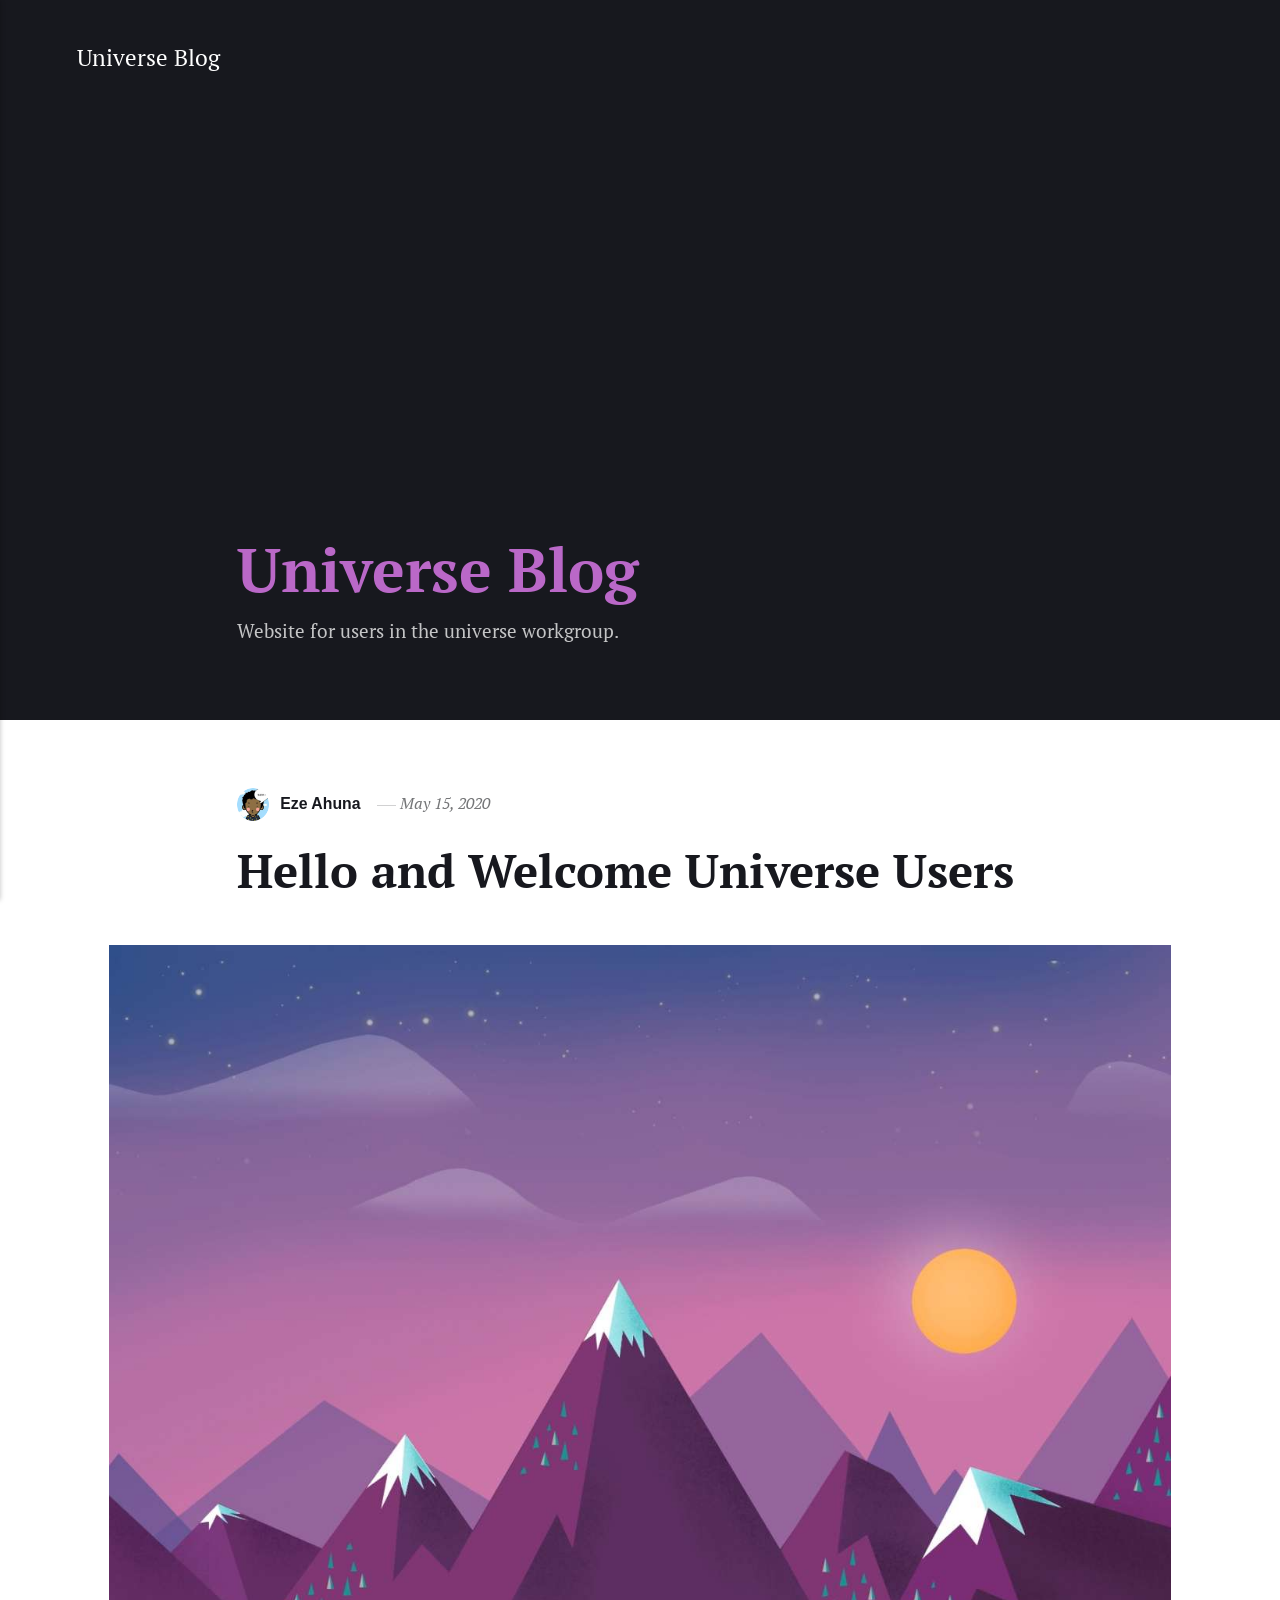
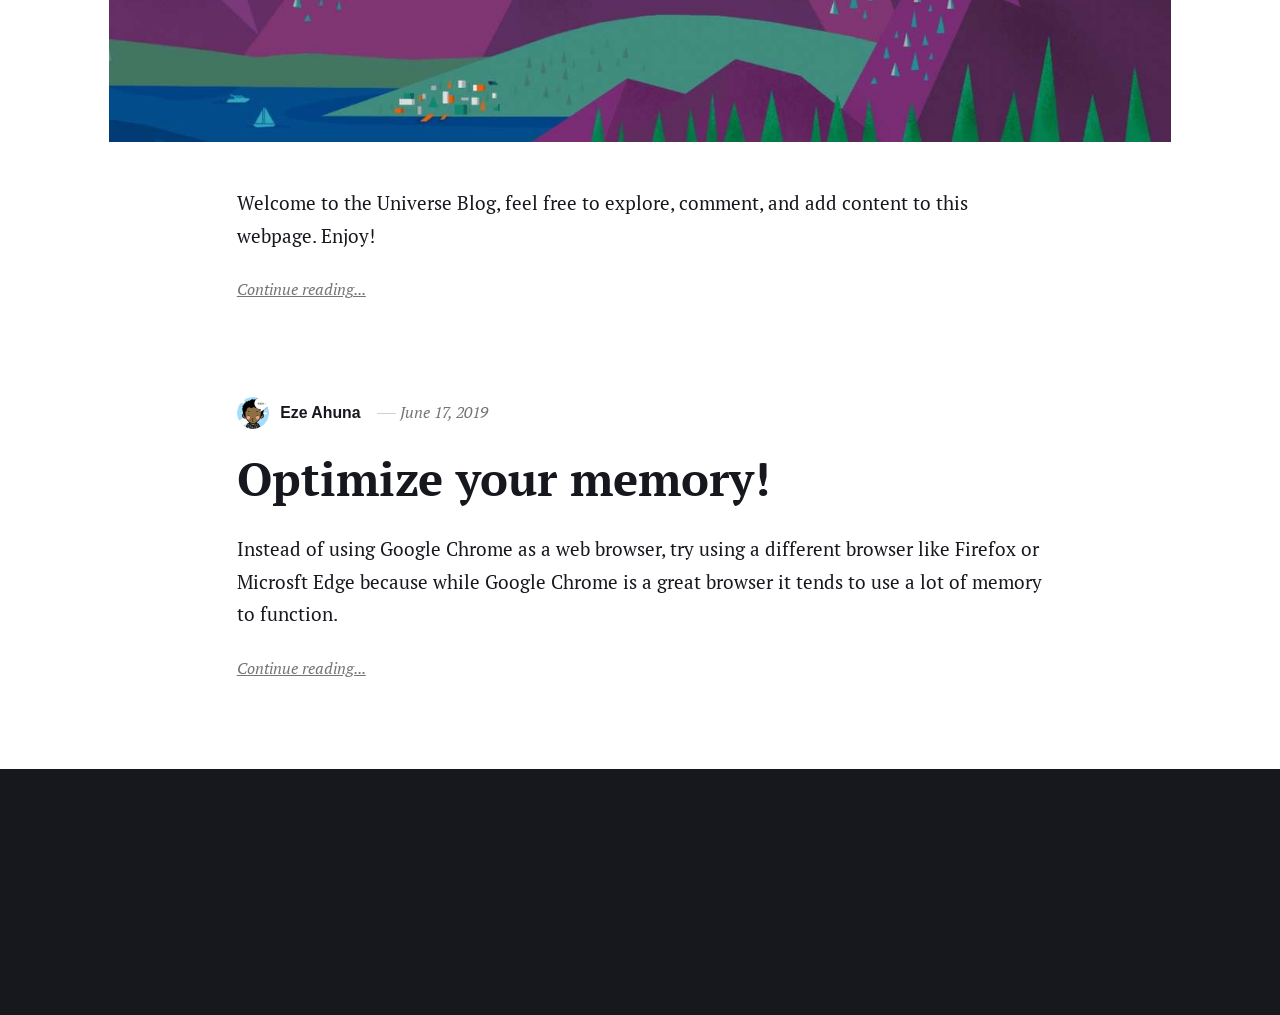
<file: index.html>
<!DOCTYPE html><html lang="en"><head><meta charset="utf-8"><meta http-equiv="X-UA-Compatible" content="IE=edge"><meta name="viewport" content="width=device-width,initial-scale=1"><title>Universe Blog</title><meta name="description" content="Website for users in the universe workgroup"><meta name="robots" content="index, follow"><link rel="canonical" href="https://universe-blog-usa.github.io/universe-blog/"><link rel="amphtml" href="https://universe-blog-usa.github.io/universe-blog/amp/"><link rel="alternate" type="application/atom+xml" href="https://universe-blog-usa.github.io/universe-blog/feed.xml"><link rel="alternate" type="application/json" href="https://universe-blog-usa.github.io/universe-blog/feed.json"><link rel="shortcut icon" href="https://universe-blog-usa.github.io/universe-blog/media/website/favicon.ico" type="image/x-icon"><link rel="preconnect" href="https://fonts.gstatic.com/" crossorigin><link href="https://fonts.googleapis.com/css?family=PT+Serif:400,700&amp;subset=latin-ext" rel="stylesheet"><style>h1,h2,h3,h4,h5,h6,.btn,[type=button],[type=submit],button,.navbar .navbar__menu li,.navbar_mobile_sidebar .navbar__menu li,.feed__author,.post__tag,.post__share>a span,.post__nav-link>span,.footer{font-family:-apple-system,BlinkMacSystemFont,"Segoe UI",Roboto,Oxygen,Ubuntu,Cantarell,"Fira Sans","Droid Sans","Helvetica Neue",Arial,sans-serif,"Apple Color Emoji","Segoe UI Emoji","Segoe UI Symbol"}body,h1,.h1,blockquote,.search__input,.author__name,.author__info>p,.feed__item h2,.post__nav-link{font-family:'PT Serif',Georgia,"Times New Roman",Times,serif}</style><link rel="stylesheet" href="https://universe-blog-usa.github.io/universe-blog/assets/css/style.css?v=da72b2c6a76eaaecbc273bc1b30e4ec7"><script type="application/ld+json">{"@context":"http://schema.org","@type":"Organization","name":"Universe Blog","url":"https://universe-blog-usa.github.io/universe-blog/"}</script><script async src="https://universe-blog-usa.github.io/universe-blog/assets/js/lazysizes.min.js?v=9c0e65e25f8f098037678ba0c2be1d9f"></script></head><body><div class="site-container"><header class="top" id="js-header"><a class="logo" href="https://universe-blog-usa.github.io/universe-blog/">Universe Blog</a><nav class="navbar js-navbar"><button class="navbar__toggle js-toggle" aria-label="Menu" aria-haspopup="true" aria-expanded="false"><span class="navbar__toggle-box"><span class="navbar__toggle-inner">Menu</span></span></button><ul class="navbar__menu"></ul></nav><div class="search"><div class="search__overlay js-search-overlay"><div class="search__overlay-inner"><form action="https://universe-blog-usa.github.io/universe-blog/search.html" class="search__form"><input class="search__input js-search-input" type="search" name="q" placeholder="search..." autofocus="autofocus"></form><button class="search__close js-search-close" aria-label="Close">Close</button></div></div><button class="search__btn js-search-btn" aria-label="Search"><svg role="presentation" focusable="false"><use xlink:href="https://universe-blog-usa.github.io/universe-blog/assets/svg/svg-map.svg#search"/></svg></button></div></header><main><div class="hero"><header class="hero__content"><div class="wrapper"><h1>Universe Blog</h1><p>Website for users in the universe workgroup.</p></div></header></div><div class="feed"><article class="feed__item"><header class="wrapper"><div class="feed__meta"><img src="https://universe-blog-usa.github.io/universe-blog/media/website/cartoon_self.png" class="post__author-thumb" alt="Eze Ahuna"> <a href="https://universe-blog-usa.github.io/universe-blog/authors/eze-ahuna/" class="feed__author invert">Eze Ahuna</a> <time datetime="2020-05-15T03:46" class="feed__date">May 15, 2020</time></div><h2><a href="https://universe-blog-usa.github.io/universe-blog/welcome-universe-users-2.html" class="invert">Hello and Welcome Universe Users</a></h2></header><div class="feed__image"><img class="lazyload" src="https://universe-blog-usa.github.io/universe-blog/media/posts/6/responsive/sun_mountains_landscape-xs.jpg" data-srcset="https://universe-blog-usa.github.io/universe-blog/media/posts/6/responsive/sun_mountains_landscape-xs.jpg 300w ,https://universe-blog-usa.github.io/universe-blog/media/posts/6/responsive/sun_mountains_landscape-sm.jpg 480w ,https://universe-blog-usa.github.io/universe-blog/media/posts/6/responsive/sun_mountains_landscape-md.jpg 768w ,https://universe-blog-usa.github.io/universe-blog/media/posts/6/responsive/sun_mountains_landscape-lg.jpg 1024w ,https://universe-blog-usa.github.io/universe-blog/media/posts/6/responsive/sun_mountains_landscape-xl.jpg 1360w ,https://universe-blog-usa.github.io/universe-blog/media/posts/6/responsive/sun_mountains_landscape-2xl.jpg 1600w" data-sizes="auto" height="1200" width="1600" alt=""></div><div class="wrapper"><p>Welcome to the Universe Blog, feel free to explore, comment, and add content to this webpage. Enjoy!</p><a href="https://universe-blog-usa.github.io/universe-blog/welcome-universe-users-2.html" class="readmore feed__readmore invert">Continue reading...</a></div></article><article class="feed__item"><header class="wrapper"><div class="feed__meta"><img src="https://universe-blog-usa.github.io/universe-blog/media/website/cartoon_self.png" class="post__author-thumb" alt="Eze Ahuna"> <a href="https://universe-blog-usa.github.io/universe-blog/authors/eze-ahuna/" class="feed__author invert">Eze Ahuna</a> <time datetime="2019-06-17T23:57" class="feed__date">June 17, 2019</time></div><h2><a href="https://universe-blog-usa.github.io/universe-blog/optimize-your-memory.html" class="invert">Optimize your memory!</a></h2></header><div class="wrapper"><p>Instead of using Google Chrome as a web browser, try using a different browser like Firefox or Microsft Edge because while Google Chrome is a great browser it tends to use a lot of memory to function.</p><a href="https://universe-blog-usa.github.io/universe-blog/optimize-your-memory.html" class="readmore feed__readmore invert">Continue reading...</a></div></article></div></main><footer class="footer"><div class="footer__copyright"><p></p></div><button class="footer__bttop js-footer__bttop" aria-label="Back to top"><svg><title>Back to top</title><use xlink:href="https://universe-blog-usa.github.io/universe-blog/assets/svg/svg-map.svg#toparrow"/></svg></button></footer></div><script>window.siteThemeMenuConfig = {    
        mobileMenuMode: 'sidebar',
        animationSpeed: 300,
        submenuWidth: 'auto',
        doubleClickTime: 500,
        mobileMenuExpandableSubmenus: true, 
        relatedContainerForOverlayMenuSelector: '.top',
   };</script><script defer="defer" src="https://universe-blog-usa.github.io/universe-blog/assets/js/scripts.min.js?v=f56b13ba141d95ea2a0b7aab75ca9528"></script><script>var lazyFeaturedImage=function lazyFeaturedImage(){var b=document.querySelectorAll(".hero__image-img");for(var a=0;a<b.length;a++){var c=b[a];c.addEventListener("lazyloaded",function(f){var d=f.target.parentNode;d.classList.add("hero__image--overlay")})}};lazyFeaturedImage();</script></body></html>
</file>
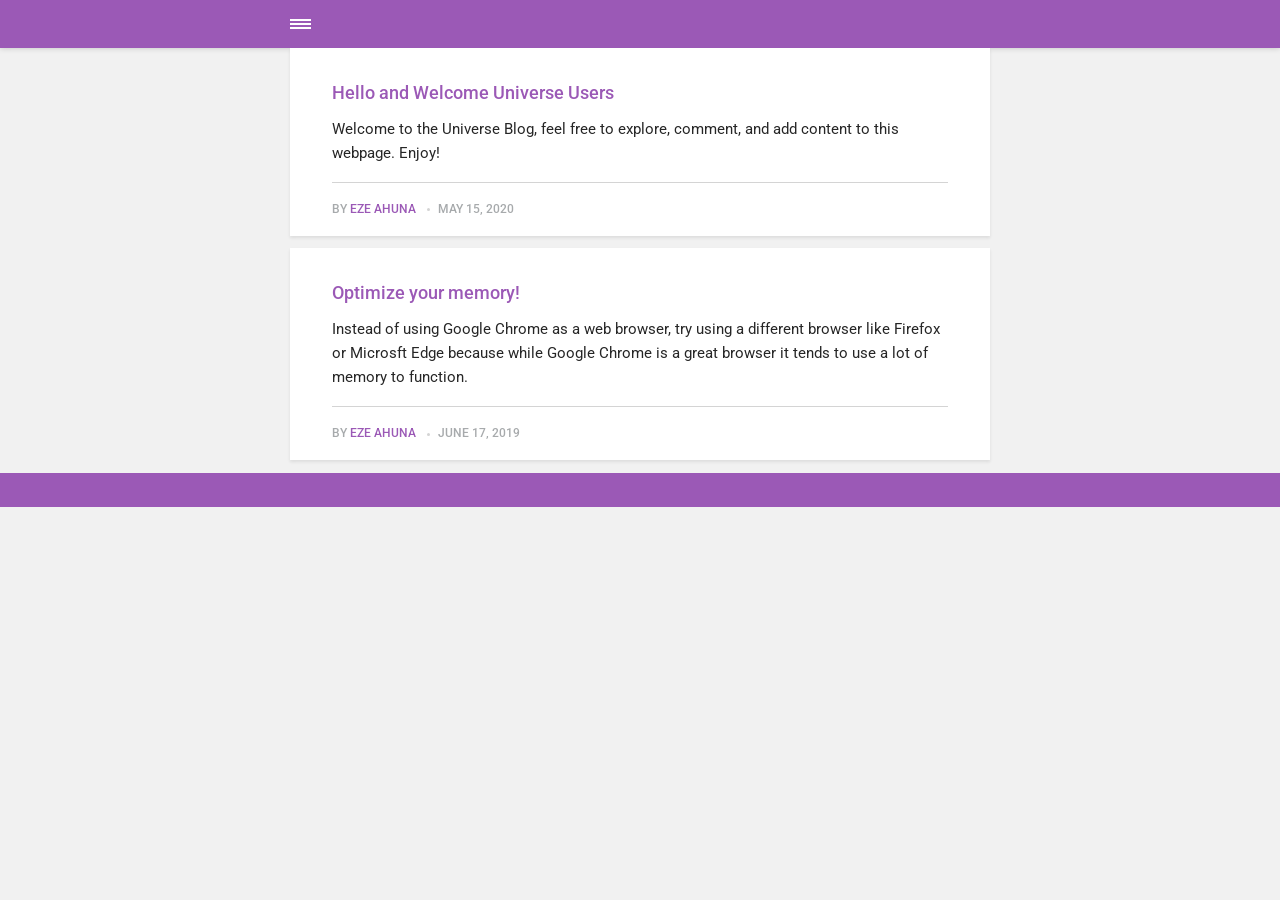
<file: amp/index.html>
<!doctype html><html amp lang="en"><head><meta charset="utf-8"><title>Universe Blog</title><meta name="description" content="Website for users in the universe workgroup"><link rel="canonical" href="https://universe-blog-usa.github.io/universe-blog/"><meta name="viewport" content="width=device-width,minimum-scale=1,initial-scale=1"><link href="https://fonts.googleapis.com/css?family=Roboto:400,700&display=swap" rel="stylesheet" type="text/css"><script async custom-element="amp-sidebar" src="https://cdn.ampproject.org/v0/amp-sidebar-0.1.js"></script><script async custom-element="amp-iframe" src="https://cdn.ampproject.org/v0/amp-iframe-0.1.js"></script><script async custom-element="amp-video" src="https://cdn.ampproject.org/v0/amp-video-0.1.js"></script><script type="application/ld+json">{"@context":"http://schema.org","@type":"Organization","name":"Universe Blog","url":"https://universe-blog-usa.github.io/universe-blog/amp/"}</script><style amp-custom>article,
aside,
footer,
header,
hgroup,
main,
nav,
section {
  display: block; }

*,
*:before,
*:after {
  -webkit-box-sizing: content-box;
  box-sizing: content-box;
  margin: 0;
  padding: 0; }

li {
  list-style: none; }

amp-img {
  max-width: 100%; }

button,
input,
select,
textarea {
  font: inherit; }

html {
  font-size: 1rem; }

body {
  background: #f1f1f1;
  color: #262626;
  font-family: -apple-system, BlinkMacSystemFont, "Segoe UI", Roboto, Oxygen-Sans, Ubuntu, Cantarell, "Helvetica Neue", sans-serif;
  line-height: 1.6; }

a {
  color:  #9B59B6;
  text-decoration: none;
  -webkit-transition: all 0.12s linear 0s;
  -o-transition: all 0.12s linear 0s;
  transition: all 0.12s linear 0s; }

a:hover {
  color: #262626;
  text-decoration: underline;
  -webkit-text-decoration-skip: ink;
  text-decoration-skip: ink; }

a:active {
  color: #262626; }

a:focus {
  outline: 2px dotted #9B59B6; }

figure,
blockquote,
p,
ul,
ol,
dl,
table,
hr,
fieldset {
  margin-top: 1.6rem; }

h1,
h2,
h3,
h4,
h5,
h6 {
  color: #262626;
  font-family: -apple-system, BlinkMacSystemFont, "Segoe UI", Roboto, Oxygen-Sans, Ubuntu, Cantarell, "Helvetica Neue", sans-serif;
  font-weight: 500;
  line-height: 1.2;
  margin-top: 2.13333rem; }

h1 {
  font-size: 1.67583rem;
  font-weight: normal; }

h2 {
  font-size: 1.4729rem; }

h3 {
  font-size: 1.29454rem; }

h4 {
  font-size: 1.13778rem; }

h5 {
  font-size: 1rem; }

h6 {
  font-size: 0.87891rem; }

h2 + p,
h3 + p,
h4 + p,
h5 + p,
h6 + p {
  margin-top: 0.8rem; }

b,
strong {
  font-weight: 600; }

blockquote {
  color: #6c7175;
  font-family: "Droid Serif", "Times", "Source Serif Pro", serif;
  font-style: italic;
  padding: 1.33333rem 0.53333rem 1.33333rem 3.2rem;
  position: relative; }
  blockquote:before {
    display: block;
    content: "\201C";
    font-size: 4.41226rem;
    position: absolute;
    left: 0;
    top: -12px;
    color: rgba(108, 113, 117, 0.5); }
  blockquote > :nth-child(1) {
    margin-top: 0; }

ul,
ol {
  margin-left: 2rem; }
  ul > li,
  ol > li {
    list-style: inherit;
    padding: 0 0 0.26667rem 0.26667rem; }

dl dt {
  color: #262626;
  font-weight: 600; }

code,
pre {
  background-color: #f1f1f1;
  font-family: monospace; }

pre {
  margin: 1.6rem 0 0;
  padding: 1.6rem;
  white-space: pre-wrap;
  word-wrap: break-word;
  overflow-x: auto; }
  pre > code {
    color: #262626;
    padding: 0; }

code {
  border-radius: 3px;
  color: #262626;
  padding: 0.26667rem 0.53333rem; }

table {
  border-collapse: collapse;
  border-spacing: 0;
  border: 1px solid #d4d4d4;
  width: 100%;
  overflow-x: auto;
  vertical-align: top;
  text-align: left;
  white-space: nowrap; }
  table th {
    font-weight: 500;
    padding: 0.53333rem 1.06667rem; }
  table tr {
    border-bottom: 1px solid #d4d4d4; }
    table tr:nth-child(2n) {
      background: #f1f1f1; }
  table td {
    padding: 0.53333rem 1.06667rem; }

figcaption {
  clear: both;
  color: rgba(108, 113, 117, 0.6);
  font-size: 0.82397rem;
  margin: 0.8rem 0 0;
  text-align: center; }

sub,
sup {
  font-size: 65%; }

hr {
  border: 0;
  height: 0;
  border-top: 1px solid rgba(0, 0, 0, 0.1);
  border-bottom: 1px solid rgba(255, 255, 255, 0.3); }

.btn, [type=button],
[type=submit],
button {
  background: #9B59B6;
  border: none;
  border-radius: 2px;
  color: #ffffff;
  cursor: pointer;
  display: inline-block;
  font-size: 0.87891rem;
  font-weight: 500;
  line-height: 1.9;
  padding: 0.53333rem 1.33333rem;
  text-align: center;
  text-decoration: none;
  -webkit-transition: all .15s ease;
  -o-transition: all .15s ease;
  transition: all .15s ease;
  width: auto; }
  .btn:hover, [type=button]:hover,
  [type=submit]:hover,
  button:hover {
    background: #262626;
    color: #ffffff; }
  .btn:focus, [type=button]:focus,
  [type=submit]:focus,
  button:focus {
    outline: none; }
  .btn-outline {
    border: 1px solid #ddd;
    background: #ffffff;
    border-radius: 3px;
    color: #262626; }

[type=button],
[type=submit],
button {
  text-transform: uppercase;
  -webkit-appearance: none;
  -moz-appearance: none; }

.navbar {
  background: #9B59B6;
  -webkit-box-shadow: 0 0 6px 0 rgba(0, 0, 0, 0.2);
  box-shadow: 0 0 6px 0 rgba(0, 0, 0, 0.2);
  line-height: 3;
  max-height: 4rem; }
  .navbar > div {
    -webkit-box-align: center;
    -ms-flex-align: center;
    align-items: center;
    display: -webkit-box;
    display: -ms-flexbox;
    display: flex;
    -webkit-box-pack: center;
    -ms-flex-pack: center;
    justify-content: center;
    text-align: left;
    max-width: 700px;
    margin: 0 auto; }
  .navbar a {
    color: #ffffff;
    text-decoration: none; }
  .navbar-sidebar-toggle {
    left: 0;
    position: relative;
    text-indent: -99999rem; }
    .navbar-sidebar-toggle:before {
      content: "";
      display: block;
      border-top: 0.375rem double #ffffff;
      border-bottom: 0.125rem solid #ffffff;
      height: 0.125rem;
      position: absolute;
      text-indent: 0;
      top: 50%;
      width: 1.3rem;
      -webkit-transform: translate(0px, -50%);
      -ms-transform: translate(0px, -50%);
      transform: translate(0px, -50%); }


.logo {
            background-image: url('https://universe-blog-usa.github.io/universe-blog/media/website/orbit_sm.png');
            background-size: auto 2rem;
            background-repeat: no-repeat;
            background-position: center center;
            display: inline-block;
  font-weight: 600;
  line-height: 1;
            margin: 0 auto;
            height: 2rem;
            text-indent: -9999px;
            width: 240px;vertical-align: middle;
        }
        .logo.logo-text {
            line-height: 2;
            text-align: center;
            text-indent: 0;
        }

amp-sidebar {
  background: #ffffff;
  width: 240px; }
  amp-sidebar > ul {
    margin: 0.8rem 0 0;
    padding: 0; }
    amp-sidebar > ul ul {
      border-left: 1px solid #d4d4d4;
      margin: 0.53333rem 0 0; }
    amp-sidebar > ul li {
      color: #262626;
      font-size: 0.9375rem;
      font-weight: 600;
      list-style: none;
      line-height: 1.4;
      padding: 0.42667rem 1.06667rem; }
      amp-sidebar > ul li li {
        font-weight: normal;
        padding: 0.26667rem 0 0.26667rem 1.06667rem; }
    amp-sidebar > ul a,
    amp-sidebar > ul a:visited {
      color: #262626; }

.bg-white {
  background: #ffffff; }

.wrap-page {
  max-width: 700px;
  margin: 0 auto; }

@media all and (max-width: 43.6875em) {
  .wrap-inner {
    padding: 0 6%; } }

.page-title {
  background: #ffffff;
  -webkit-box-shadow: 0 2px 3px rgba(38, 38, 38, 0.1);
  box-shadow: 0 2px 3px rgba(38, 38, 38, 0.1);
  margin-bottom: 0.8rem;
  padding: 1.6rem 6%; }
  .page-title > h1 {
    margin: 0;
    font-size: 1.29454rem; }
  .page-title > p {
    font-size: 0.87891rem;
    color: #6c7175;
    line-height: 1.3;
    margin: 0.26667rem 0 0; }
  .page-title-author {
    border-radius: 50%;
    float: left;
    height: 2.5rem;
    width: 2.5rem; }
    .page-title-author + h1 {
      margin-left: 3.5rem; }
      .page-title-author + h1 + p {
        margin-left: 3.5rem; }

.card {
  background: #ffffff;
  -webkit-box-shadow: 0 2px 3px rgba(38, 38, 38, 0.1);
  box-shadow: 0 2px 3px rgba(38, 38, 38, 0.1);
  margin-bottom: 0.8rem;
  padding-bottom: 1.06667rem; }

  .card-meta {
    border-top: 1px solid #d4d4d4;
    color: rgba(108, 113, 117, 0.6);
    font-size: 0.7242rem;
    font-weight: 500;
    margin-top: 1.06667rem;
    padding-top: 1.06667rem;
    text-transform: uppercase; }
    .card-meta a + time:before {
      content: "";
      background: #d4d4d4;
      display: inline-block;
      height: 3px;
      margin: 0 8px;
      width: 3px;
      vertical-align: middle;
      border-radius: 50%; }
  .card-text {
    font-size: 0.9375rem;
    overflow: hidden;
    padding: 0 6%; }
    .card-text h2 {
      font-size: 1.13778rem; }

.post {
  margin-bottom: 2.13333rem; }
  .post-featured-image {
    margin-top: 0;
    position: relative; }
    .post-featured-image > figcaption {
      background: rgba(0, 0, 0, 0.5);
      border-radius: 3px;
      color: #ffffff;
      position: absolute;
      bottom: 0.8rem;
      padding: 0 0.26667rem;
      right: 6%; }
  .post-header {
    margin-bottom: 2.13333rem; }
  .post-meta {
    border-bottom: 1px solid #d4d4d4;
    color: rgba(108, 113, 117, 0.6);
    font-size: 0.7242rem;
    font-weight: 500;
    margin-top: 1.06667rem;
    padding-bottom: 1.06667rem;
    text-transform: uppercase; }
    .post-meta a + time:before {
      content: "";
      background: #d4d4d4;
      display: inline-block;
      height: 3px;
      margin: 0 8px;
      width: 3px;
      vertical-align: middle;
      border-radius: 50%; }
  .post-tag {
    margin: 0; }
    .post-tag > li {
      display: inline-block;
      padding: 0; }
      .post-tag > li a {
        background: #f1f1f1;
        border-radius: 2px;
        color: #6c7175;
        font-size: 0.77248rem;
        display: inline-block;
        margin: 0 0.26667rem 0.26667rem 0;
        padding: 0.26667rem 0.53333rem; }
        .post-tag > li a:hover {
          background: #9B59B6;
          color: #ffffff;
          text-decoration: none; }
  .post-share {
    display: -webkit-box;
    display: -ms-flexbox;
    display: flex;
    -webkit-box-orient: horizontal;
    -webkit-box-direction: normal;
    -ms-flex-direction: row;
    flex-direction: row;
    -webkit-box-pack: justify;
    -ms-flex-pack: justify;
    justify-content: space-between;
    margin-top: 1.6rem;
    width: 100%; }
    .post-share amp-social-share {
      -webkit-box-flex: 1;
      -ms-flex: 1 0 auto;
      flex: 1 0 auto;
      background-size: 24px; }
  .post-scroll {
    color: #ffffff;
    background: #9B59B6;
    bottom: 10px;
    border-radius: 50%;
    border: none;
    -webkit-box-shadow: 0 1px 1.5px 0 rgba(38, 38, 38, 0.12), 0 1px 1px 0 rgba(38, 38, 38, 0.24);
    box-shadow: 0 1px 1.5px 0 rgba(38, 38, 38, 0.12), 0 1px 1px 0 rgba(38, 38, 38, 0.24);
    font-size: 1.13778rem;
    height: 46px;
    opacity: 0;
    outline: none;
    position: fixed;
    padding: 0;
    right: 4%;
    visibility: hidden;
    width: 46px;
    z-index: 9999; }
    .post-scroll-marker {
      height: 0px;
      position: absolute;
      top: 100px;
      width: 0px; }
        .post-pagination {
    background: #f1f1f1;
    -webkit-box-shadow: inset 0 2px 3px rgba(38, 38, 38, 0.1);
    box-shadow: inset 0 2px 3px rgba(38, 38, 38, 0.1);
    border-top: 1px solid #d4d4d4;
    padding: 1.06667rem 0; }
    .post-pagination > div {
      line-height: 1.2;
      padding: 0.53333rem 1.06667rem;
      text-align: center; }
      .post-pagination > div span {
        display: block;
        color: #6c7175;
        font-size: 0.7242rem;
        font-weight: 500;
        margin-bottom: 0.26667rem;
        text-transform: uppercase; }
    .post-pagination-prev a:before {
      content: "\2190";
      margin-right: 0.26667rem; }
    .post-pagination-next a:after {
      content: "\2192";
      margin-left: 0.26667rem; }

aside {
  margin: 1.6rem 0 0; }

.align-left {
  text-align: left; }

.align-right {
  text-align: right; }

.align-center {
  text-align: center; }

.align-justify {
  text-align: justify; }

.msg {
  border-left: 2px solid transparent;
  padding: 1.06667rem 1.06667rem; }
  .msg--highlight {
    background-color: #fff8e6;
    border-color: #e2ac4f; }
  .msg--info {
    background: rgba(45, 97, 201, 0.03);
    border-color: #9B59B6; }
  .msg--success {
    background: #f7fbf6;
    border-color: #5ab44b; }
  .msg--warning {
    background: #fff3f3;
    border-color: #c06367;
    color: #a94442; }

.dropcap:first-letter {
  float: left;
  font-family: -apple-system, BlinkMacSystemFont, "Segoe UI", Roboto, Oxygen-Sans, Ubuntu, Cantarell, "Helvetica Neue", sans-serif;
  font-size: 2.16943rem;
  line-height: 0.7;
  margin-right: 0.53333rem;
  padding: 0.53333rem 0.53333rem 0.53333rem 0; }

.pagination {
  display: -webkit-box;
  display: -ms-flexbox;
  display: flex;
  -webkit-box-pack: justify;
  -ms-flex-pack: justify;
  justify-content: space-between;
  margin: 0.8rem 0; }
  .pagination > a {
    padding-left: 0;
    padding-right: 0;
    width: 49%; }
  .pagination-right {
    margin-left: auto; }

.bottom {
  background: #9B59B6;
  color: #ffffff;
  padding: 1.06667rem 4%;
  text-align: center; }</style><style amp-boilerplate>body{-webkit-animation:-amp-start 8s steps(1,end) 0s 1 normal both;-moz-animation:-amp-start 8s steps(1,end) 0s 1 normal both;-ms-animation:-amp-start 8s steps(1,end) 0s 1 normal both;animation:-amp-start 8s steps(1,end) 0s 1 normal both}@-webkit-keyframes -amp-start{from{visibility:hidden}to{visibility:visible}}@-moz-keyframes -amp-start{from{visibility:hidden}to{visibility:visible}}@-ms-keyframes -amp-start{from{visibility:hidden}to{visibility:visible}}@-o-keyframes -amp-start{from{visibility:hidden}to{visibility:visible}}@keyframes -amp-start{from{visibility:hidden}to{visibility:visible}}</style><noscript><style amp-boilerplate>body{-webkit-animation:none;-moz-animation:none;-ms-animation:none;animation:none}</style></noscript><script async src="https://cdn.ampproject.org/v0.js"></script><script custom-element="amp-animation" src="https://cdn.ampproject.org/v0/amp-animation-0.1.js" async></script><script custom-element="amp-position-observer" src="https://cdn.ampproject.org/v0/amp-position-observer-0.1.js" async></script></head><body><nav class="navbar wrap-inner" id="top"><div><a on="tap:navbar-sidebar.toggle" class="navbar-sidebar-toggle" title="Menu">Menu</a> <a class="logo" href="https://universe-blog-usa.github.io/universe-blog/amp/">Universe Blog</a></div></nav><main class="wrap-page"><article class="card"><a href="https://universe-blog-usa.github.io/universe-blog/amp/welcome-universe-users-2.html"><amp-img src="https://universe-blog-usa.github.io/universe-blog/media/posts/6/sun_mountains_landscape.jpg" alt="" srcset="https://universe-blog-usa.github.io/universe-blog/media/posts/6/responsive/sun_mountains_landscape-xs.jpg 300w ,https://universe-blog-usa.github.io/universe-blog/media/posts/6/responsive/sun_mountains_landscape-sm.jpg 480w ,https://universe-blog-usa.github.io/universe-blog/media/posts/6/responsive/sun_mountains_landscape-md.jpg 768w" sizes="(max-width: 768px) 100vw, 768px" height="1200" layout="responsive" width="1600"></amp-img></a><div class="card-text"><h2><a href="https://universe-blog-usa.github.io/universe-blog/amp/welcome-universe-users-2.html">Hello and Welcome Universe Users</a></h2><p>Welcome to the Universe Blog, feel free to explore, comment, and add content to this webpage. Enjoy!</p><p class="card-meta">By <a href="https://universe-blog-usa.github.io/universe-blog/amp/authors/eze-ahuna/" rel="nofollow" title="Eze Ahuna">Eze Ahuna</a> <time datetime="2020-05-15T03:46">May 15, 2020</time></p></div></article><article class="card"><div class="card-text"><h2><a href="https://universe-blog-usa.github.io/universe-blog/amp/optimize-your-memory.html">Optimize your memory!</a></h2><p>Instead of using Google Chrome as a web browser, try using a different browser like Firefox or Microsft Edge because while Google Chrome is a great browser it tends to use a lot of memory to function.</p><p class="card-meta">By <a href="https://universe-blog-usa.github.io/universe-blog/amp/authors/eze-ahuna/" rel="nofollow" title="Eze Ahuna">Eze Ahuna</a> <time datetime="2019-06-17T23:57">June 17, 2019</time></p></div></article></main><amp-animation id="showAnim" layout="nodisplay"><script type="application/json">{
                    "duration": "200ms",
                    "fill": "both",
                    "iterations": "1",
                    "direction": "alternate",
                    "animations": [{
                        "selector": ".post-scroll",
                        "keyframes": [{
                            "opacity": "1",
                            "visibility": "visible",
                            "transform": "scale(1)"
                        }]
                    }]
                }</script></amp-animation><amp-animation id="hideAnim" layout="nodisplay"><script type="application/json">{
                    "duration": "200ms",
                    "fill": "both",
                    "iterations": "1",
                    "direction": "alternate",
                    "animations": [{
                        "selector": ".post-scroll",
                        "keyframes": [{
                            "opacity": "0",
                            "visibility": "hidden",
                            "transform": "scale(0.1)"
                        }]
                    }]
                }</script></amp-animation><div class="post-scroll-marker"><amp-position-observer on="enter:hideAnim.start; exit:showAnim.start" layout="nodisplay"></amp-position-observer></div><button class="post-scroll" on="tap:top.scrollTo(duration=200)">&#8593;</button><footer class="bottom"></footer><amp-sidebar id="navbar-sidebar" layout="nodisplay"><ul></ul></amp-sidebar></body></html>
</file>
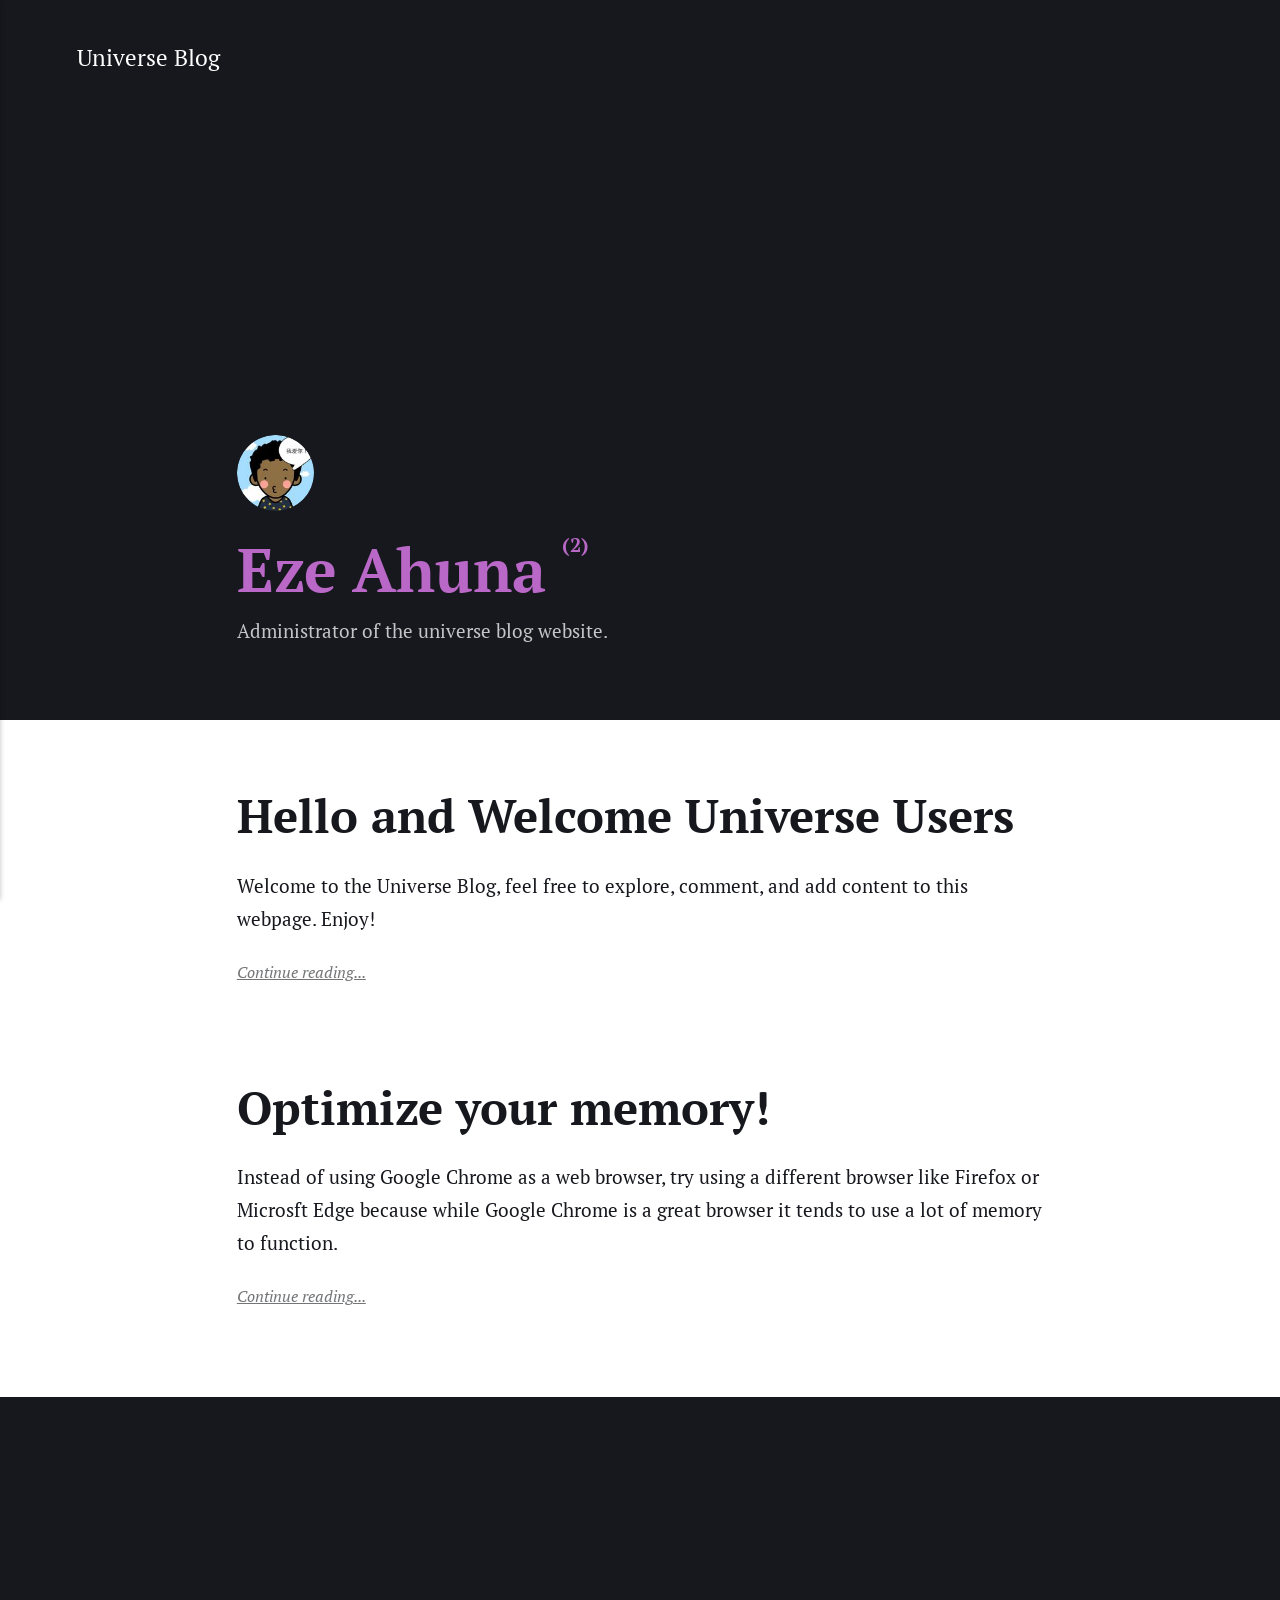
<file: authors/eze-ahuna/index.html>
<!DOCTYPE html><html lang="en"><head><meta charset="utf-8"><meta http-equiv="X-UA-Compatible" content="IE=edge"><meta name="viewport" content="width=device-width,initial-scale=1"><title>Author: Eze Ahuna</title><meta name="robots" content="noindex, follow"><link rel="alternate" type="application/atom+xml" href="https://universe-blog-usa.github.io/universe-blog/feed.xml"><link rel="alternate" type="application/json" href="https://universe-blog-usa.github.io/universe-blog/feed.json"><link rel="shortcut icon" href="https://universe-blog-usa.github.io/universe-blog/media/website/favicon.ico" type="image/x-icon"><link rel="preconnect" href="https://fonts.gstatic.com/" crossorigin><link href="https://fonts.googleapis.com/css?family=PT+Serif:400,700&amp;subset=latin-ext" rel="stylesheet"><style>h1,h2,h3,h4,h5,h6,.btn,[type=button],[type=submit],button,.navbar .navbar__menu li,.navbar_mobile_sidebar .navbar__menu li,.feed__author,.post__tag,.post__share>a span,.post__nav-link>span,.footer{font-family:-apple-system,BlinkMacSystemFont,"Segoe UI",Roboto,Oxygen,Ubuntu,Cantarell,"Fira Sans","Droid Sans","Helvetica Neue",Arial,sans-serif,"Apple Color Emoji","Segoe UI Emoji","Segoe UI Symbol"}body,h1,.h1,blockquote,.search__input,.author__name,.author__info>p,.feed__item h2,.post__nav-link{font-family:'PT Serif',Georgia,"Times New Roman",Times,serif}</style><link rel="stylesheet" href="https://universe-blog-usa.github.io/universe-blog/assets/css/style.css?v=da72b2c6a76eaaecbc273bc1b30e4ec7"><script type="application/ld+json">{"@context":"http://schema.org","@type":"Organization","name":"Universe Blog","url":"https://universe-blog-usa.github.io/universe-blog/"}</script><script async src="https://universe-blog-usa.github.io/universe-blog/assets/js/lazysizes.min.js?v=9c0e65e25f8f098037678ba0c2be1d9f"></script></head><body><div class="site-container"><header class="top" id="js-header"><a class="logo" href="https://universe-blog-usa.github.io/universe-blog/">Universe Blog</a><nav class="navbar js-navbar"><button class="navbar__toggle js-toggle" aria-label="Menu" aria-haspopup="true" aria-expanded="false"><span class="navbar__toggle-box"><span class="navbar__toggle-inner">Menu</span></span></button><ul class="navbar__menu"></ul></nav><div class="search"><div class="search__overlay js-search-overlay"><div class="search__overlay-inner"><form action="https://universe-blog-usa.github.io/universe-blog/search.html" class="search__form"><input class="search__input js-search-input" type="search" name="q" placeholder="search..." autofocus="autofocus"></form><button class="search__close js-search-close" aria-label="Close">Close</button></div></div><button class="search__btn js-search-btn" aria-label="Search"><svg role="presentation" focusable="false"><use xlink:href="https://universe-blog-usa.github.io/universe-blog/assets/svg/svg-map.svg#search"/></svg></button></div></header><main><div class="hero"><header class="hero__content"><div class="wrapper"><img src="https://universe-blog-usa.github.io/universe-blog/media/website/cartoon_self.png" class="author__avatar" alt="Eze Ahuna"><h1>Eze Ahuna <sup>(2)</sup></h1><p>Administrator of the universe blog website.</p></div></header></div><div class="feed"><article class="feed__item"><header class="wrapper"><h2><a href="https://universe-blog-usa.github.io/universe-blog/welcome-universe-users-2.html" class="invert">Hello and Welcome Universe Users</a></h2></header><div class="wrapper"><p>Welcome to the Universe Blog, feel free to explore, comment, and add content to this webpage. Enjoy!</p><a href="https://universe-blog-usa.github.io/universe-blog/welcome-universe-users-2.html" class="readmore feed__readmore invert">Continue reading...</a></div></article><article class="feed__item"><header class="wrapper"><h2><a href="https://universe-blog-usa.github.io/universe-blog/optimize-your-memory.html" class="invert">Optimize your memory!</a></h2></header><div class="wrapper"><p>Instead of using Google Chrome as a web browser, try using a different browser like Firefox or Microsft Edge because while Google Chrome is a great browser it tends to use a lot of memory to function.</p><a href="https://universe-blog-usa.github.io/universe-blog/optimize-your-memory.html" class="readmore feed__readmore invert">Continue reading...</a></div></article></div></main><footer class="footer"><div class="footer__copyright"></div><button class="footer__bttop js-footer__bttop" aria-label="Back to top"><svg><title>Back to top</title><use xlink:href="https://universe-blog-usa.github.io/universe-blog/assets/svg/svg-map.svg#toparrow"/></svg></button></footer></div><script>window.siteThemeMenuConfig = {    
        mobileMenuMode: 'sidebar',
        animationSpeed: 300,
        submenuWidth: 'auto',
        doubleClickTime: 500,
        mobileMenuExpandableSubmenus: true, 
        relatedContainerForOverlayMenuSelector: '.top',
   };</script><script defer="defer" src="https://universe-blog-usa.github.io/universe-blog/assets/js/scripts.min.js?v=f56b13ba141d95ea2a0b7aab75ca9528"></script><script>var lazyFeaturedImage=function lazyFeaturedImage(){var b=document.querySelectorAll(".hero__image-img");for(var a=0;a<b.length;a++){var c=b[a];c.addEventListener("lazyloaded",function(f){var d=f.target.parentNode;d.classList.add("hero__image--overlay")})}};lazyFeaturedImage();</script></body></html>
</file>
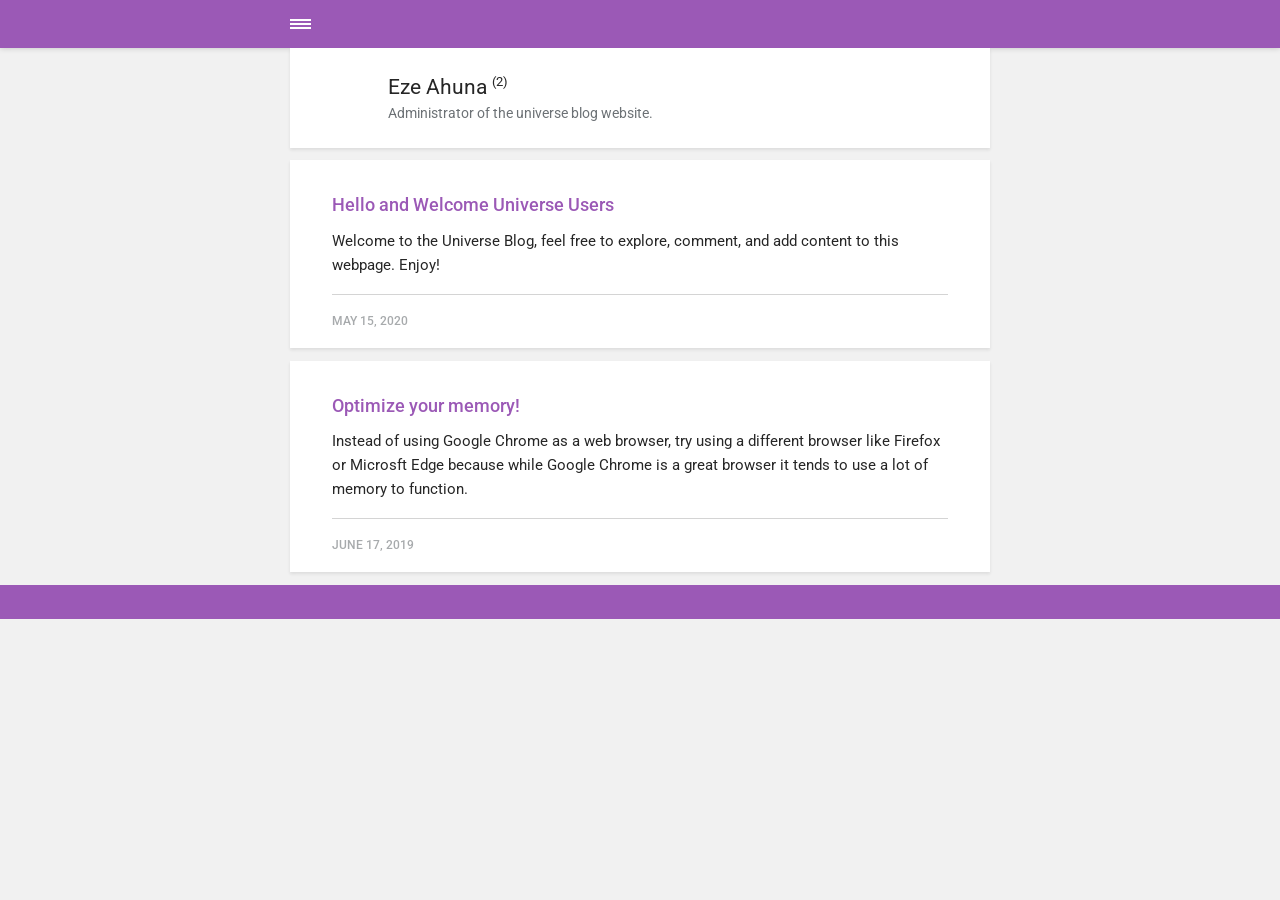
<file: amp/authors/eze-ahuna/index.html>
<!doctype html><html amp lang="en"><head><meta charset="utf-8"><title>Author: Eze Ahuna</title><link rel="canonical" href="https://universe-blog-usa.github.io/universe-blog/authors/eze-ahuna/"><meta name="viewport" content="width=device-width,minimum-scale=1,initial-scale=1"><link href="https://fonts.googleapis.com/css?family=Roboto:400,700&display=swap" rel="stylesheet" type="text/css"><script async custom-element="amp-sidebar" src="https://cdn.ampproject.org/v0/amp-sidebar-0.1.js"></script><script async custom-element="amp-iframe" src="https://cdn.ampproject.org/v0/amp-iframe-0.1.js"></script><script async custom-element="amp-video" src="https://cdn.ampproject.org/v0/amp-video-0.1.js"></script><script type="application/ld+json">{"@context":"http://schema.org","@type":"Organization","name":"Universe Blog","url":"https://universe-blog-usa.github.io/universe-blog/amp/"}</script><style amp-custom>article,
aside,
footer,
header,
hgroup,
main,
nav,
section {
  display: block; }

*,
*:before,
*:after {
  -webkit-box-sizing: content-box;
  box-sizing: content-box;
  margin: 0;
  padding: 0; }

li {
  list-style: none; }

amp-img {
  max-width: 100%; }

button,
input,
select,
textarea {
  font: inherit; }

html {
  font-size: 1rem; }

body {
  background: #f1f1f1;
  color: #262626;
  font-family: -apple-system, BlinkMacSystemFont, "Segoe UI", Roboto, Oxygen-Sans, Ubuntu, Cantarell, "Helvetica Neue", sans-serif;
  line-height: 1.6; }

a {
  color:  #9B59B6;
  text-decoration: none;
  -webkit-transition: all 0.12s linear 0s;
  -o-transition: all 0.12s linear 0s;
  transition: all 0.12s linear 0s; }

a:hover {
  color: #262626;
  text-decoration: underline;
  -webkit-text-decoration-skip: ink;
  text-decoration-skip: ink; }

a:active {
  color: #262626; }

a:focus {
  outline: 2px dotted #9B59B6; }

figure,
blockquote,
p,
ul,
ol,
dl,
table,
hr,
fieldset {
  margin-top: 1.6rem; }

h1,
h2,
h3,
h4,
h5,
h6 {
  color: #262626;
  font-family: -apple-system, BlinkMacSystemFont, "Segoe UI", Roboto, Oxygen-Sans, Ubuntu, Cantarell, "Helvetica Neue", sans-serif;
  font-weight: 500;
  line-height: 1.2;
  margin-top: 2.13333rem; }

h1 {
  font-size: 1.67583rem;
  font-weight: normal; }

h2 {
  font-size: 1.4729rem; }

h3 {
  font-size: 1.29454rem; }

h4 {
  font-size: 1.13778rem; }

h5 {
  font-size: 1rem; }

h6 {
  font-size: 0.87891rem; }

h2 + p,
h3 + p,
h4 + p,
h5 + p,
h6 + p {
  margin-top: 0.8rem; }

b,
strong {
  font-weight: 600; }

blockquote {
  color: #6c7175;
  font-family: "Droid Serif", "Times", "Source Serif Pro", serif;
  font-style: italic;
  padding: 1.33333rem 0.53333rem 1.33333rem 3.2rem;
  position: relative; }
  blockquote:before {
    display: block;
    content: "\201C";
    font-size: 4.41226rem;
    position: absolute;
    left: 0;
    top: -12px;
    color: rgba(108, 113, 117, 0.5); }
  blockquote > :nth-child(1) {
    margin-top: 0; }

ul,
ol {
  margin-left: 2rem; }
  ul > li,
  ol > li {
    list-style: inherit;
    padding: 0 0 0.26667rem 0.26667rem; }

dl dt {
  color: #262626;
  font-weight: 600; }

code,
pre {
  background-color: #f1f1f1;
  font-family: monospace; }

pre {
  margin: 1.6rem 0 0;
  padding: 1.6rem;
  white-space: pre-wrap;
  word-wrap: break-word;
  overflow-x: auto; }
  pre > code {
    color: #262626;
    padding: 0; }

code {
  border-radius: 3px;
  color: #262626;
  padding: 0.26667rem 0.53333rem; }

table {
  border-collapse: collapse;
  border-spacing: 0;
  border: 1px solid #d4d4d4;
  width: 100%;
  overflow-x: auto;
  vertical-align: top;
  text-align: left;
  white-space: nowrap; }
  table th {
    font-weight: 500;
    padding: 0.53333rem 1.06667rem; }
  table tr {
    border-bottom: 1px solid #d4d4d4; }
    table tr:nth-child(2n) {
      background: #f1f1f1; }
  table td {
    padding: 0.53333rem 1.06667rem; }

figcaption {
  clear: both;
  color: rgba(108, 113, 117, 0.6);
  font-size: 0.82397rem;
  margin: 0.8rem 0 0;
  text-align: center; }

sub,
sup {
  font-size: 65%; }

hr {
  border: 0;
  height: 0;
  border-top: 1px solid rgba(0, 0, 0, 0.1);
  border-bottom: 1px solid rgba(255, 255, 255, 0.3); }

.btn, [type=button],
[type=submit],
button {
  background: #9B59B6;
  border: none;
  border-radius: 2px;
  color: #ffffff;
  cursor: pointer;
  display: inline-block;
  font-size: 0.87891rem;
  font-weight: 500;
  line-height: 1.9;
  padding: 0.53333rem 1.33333rem;
  text-align: center;
  text-decoration: none;
  -webkit-transition: all .15s ease;
  -o-transition: all .15s ease;
  transition: all .15s ease;
  width: auto; }
  .btn:hover, [type=button]:hover,
  [type=submit]:hover,
  button:hover {
    background: #262626;
    color: #ffffff; }
  .btn:focus, [type=button]:focus,
  [type=submit]:focus,
  button:focus {
    outline: none; }
  .btn-outline {
    border: 1px solid #ddd;
    background: #ffffff;
    border-radius: 3px;
    color: #262626; }

[type=button],
[type=submit],
button {
  text-transform: uppercase;
  -webkit-appearance: none;
  -moz-appearance: none; }

.navbar {
  background: #9B59B6;
  -webkit-box-shadow: 0 0 6px 0 rgba(0, 0, 0, 0.2);
  box-shadow: 0 0 6px 0 rgba(0, 0, 0, 0.2);
  line-height: 3;
  max-height: 4rem; }
  .navbar > div {
    -webkit-box-align: center;
    -ms-flex-align: center;
    align-items: center;
    display: -webkit-box;
    display: -ms-flexbox;
    display: flex;
    -webkit-box-pack: center;
    -ms-flex-pack: center;
    justify-content: center;
    text-align: left;
    max-width: 700px;
    margin: 0 auto; }
  .navbar a {
    color: #ffffff;
    text-decoration: none; }
  .navbar-sidebar-toggle {
    left: 0;
    position: relative;
    text-indent: -99999rem; }
    .navbar-sidebar-toggle:before {
      content: "";
      display: block;
      border-top: 0.375rem double #ffffff;
      border-bottom: 0.125rem solid #ffffff;
      height: 0.125rem;
      position: absolute;
      text-indent: 0;
      top: 50%;
      width: 1.3rem;
      -webkit-transform: translate(0px, -50%);
      -ms-transform: translate(0px, -50%);
      transform: translate(0px, -50%); }


.logo {
            background-image: url('https://universe-blog-usa.github.io/universe-blog/media/website/orbit_sm.png');
            background-size: auto 2rem;
            background-repeat: no-repeat;
            background-position: center center;
            display: inline-block;
  font-weight: 600;
  line-height: 1;
            margin: 0 auto;
            height: 2rem;
            text-indent: -9999px;
            width: 240px;vertical-align: middle;
        }
        .logo.logo-text {
            line-height: 2;
            text-align: center;
            text-indent: 0;
        }

amp-sidebar {
  background: #ffffff;
  width: 240px; }
  amp-sidebar > ul {
    margin: 0.8rem 0 0;
    padding: 0; }
    amp-sidebar > ul ul {
      border-left: 1px solid #d4d4d4;
      margin: 0.53333rem 0 0; }
    amp-sidebar > ul li {
      color: #262626;
      font-size: 0.9375rem;
      font-weight: 600;
      list-style: none;
      line-height: 1.4;
      padding: 0.42667rem 1.06667rem; }
      amp-sidebar > ul li li {
        font-weight: normal;
        padding: 0.26667rem 0 0.26667rem 1.06667rem; }
    amp-sidebar > ul a,
    amp-sidebar > ul a:visited {
      color: #262626; }

.bg-white {
  background: #ffffff; }

.wrap-page {
  max-width: 700px;
  margin: 0 auto; }

@media all and (max-width: 43.6875em) {
  .wrap-inner {
    padding: 0 6%; } }

.page-title {
  background: #ffffff;
  -webkit-box-shadow: 0 2px 3px rgba(38, 38, 38, 0.1);
  box-shadow: 0 2px 3px rgba(38, 38, 38, 0.1);
  margin-bottom: 0.8rem;
  padding: 1.6rem 6%; }
  .page-title > h1 {
    margin: 0;
    font-size: 1.29454rem; }
  .page-title > p {
    font-size: 0.87891rem;
    color: #6c7175;
    line-height: 1.3;
    margin: 0.26667rem 0 0; }
  .page-title-author {
    border-radius: 50%;
    float: left;
    height: 2.5rem;
    width: 2.5rem; }
    .page-title-author + h1 {
      margin-left: 3.5rem; }
      .page-title-author + h1 + p {
        margin-left: 3.5rem; }

.card {
  background: #ffffff;
  -webkit-box-shadow: 0 2px 3px rgba(38, 38, 38, 0.1);
  box-shadow: 0 2px 3px rgba(38, 38, 38, 0.1);
  margin-bottom: 0.8rem;
  padding-bottom: 1.06667rem; }

  .card-meta {
    border-top: 1px solid #d4d4d4;
    color: rgba(108, 113, 117, 0.6);
    font-size: 0.7242rem;
    font-weight: 500;
    margin-top: 1.06667rem;
    padding-top: 1.06667rem;
    text-transform: uppercase; }
    .card-meta a + time:before {
      content: "";
      background: #d4d4d4;
      display: inline-block;
      height: 3px;
      margin: 0 8px;
      width: 3px;
      vertical-align: middle;
      border-radius: 50%; }
  .card-text {
    font-size: 0.9375rem;
    overflow: hidden;
    padding: 0 6%; }
    .card-text h2 {
      font-size: 1.13778rem; }

.post {
  margin-bottom: 2.13333rem; }
  .post-featured-image {
    margin-top: 0;
    position: relative; }
    .post-featured-image > figcaption {
      background: rgba(0, 0, 0, 0.5);
      border-radius: 3px;
      color: #ffffff;
      position: absolute;
      bottom: 0.8rem;
      padding: 0 0.26667rem;
      right: 6%; }
  .post-header {
    margin-bottom: 2.13333rem; }
  .post-meta {
    border-bottom: 1px solid #d4d4d4;
    color: rgba(108, 113, 117, 0.6);
    font-size: 0.7242rem;
    font-weight: 500;
    margin-top: 1.06667rem;
    padding-bottom: 1.06667rem;
    text-transform: uppercase; }
    .post-meta a + time:before {
      content: "";
      background: #d4d4d4;
      display: inline-block;
      height: 3px;
      margin: 0 8px;
      width: 3px;
      vertical-align: middle;
      border-radius: 50%; }
  .post-tag {
    margin: 0; }
    .post-tag > li {
      display: inline-block;
      padding: 0; }
      .post-tag > li a {
        background: #f1f1f1;
        border-radius: 2px;
        color: #6c7175;
        font-size: 0.77248rem;
        display: inline-block;
        margin: 0 0.26667rem 0.26667rem 0;
        padding: 0.26667rem 0.53333rem; }
        .post-tag > li a:hover {
          background: #9B59B6;
          color: #ffffff;
          text-decoration: none; }
  .post-share {
    display: -webkit-box;
    display: -ms-flexbox;
    display: flex;
    -webkit-box-orient: horizontal;
    -webkit-box-direction: normal;
    -ms-flex-direction: row;
    flex-direction: row;
    -webkit-box-pack: justify;
    -ms-flex-pack: justify;
    justify-content: space-between;
    margin-top: 1.6rem;
    width: 100%; }
    .post-share amp-social-share {
      -webkit-box-flex: 1;
      -ms-flex: 1 0 auto;
      flex: 1 0 auto;
      background-size: 24px; }
  .post-scroll {
    color: #ffffff;
    background: #9B59B6;
    bottom: 10px;
    border-radius: 50%;
    border: none;
    -webkit-box-shadow: 0 1px 1.5px 0 rgba(38, 38, 38, 0.12), 0 1px 1px 0 rgba(38, 38, 38, 0.24);
    box-shadow: 0 1px 1.5px 0 rgba(38, 38, 38, 0.12), 0 1px 1px 0 rgba(38, 38, 38, 0.24);
    font-size: 1.13778rem;
    height: 46px;
    opacity: 0;
    outline: none;
    position: fixed;
    padding: 0;
    right: 4%;
    visibility: hidden;
    width: 46px;
    z-index: 9999; }
    .post-scroll-marker {
      height: 0px;
      position: absolute;
      top: 100px;
      width: 0px; }
        .post-pagination {
    background: #f1f1f1;
    -webkit-box-shadow: inset 0 2px 3px rgba(38, 38, 38, 0.1);
    box-shadow: inset 0 2px 3px rgba(38, 38, 38, 0.1);
    border-top: 1px solid #d4d4d4;
    padding: 1.06667rem 0; }
    .post-pagination > div {
      line-height: 1.2;
      padding: 0.53333rem 1.06667rem;
      text-align: center; }
      .post-pagination > div span {
        display: block;
        color: #6c7175;
        font-size: 0.7242rem;
        font-weight: 500;
        margin-bottom: 0.26667rem;
        text-transform: uppercase; }
    .post-pagination-prev a:before {
      content: "\2190";
      margin-right: 0.26667rem; }
    .post-pagination-next a:after {
      content: "\2192";
      margin-left: 0.26667rem; }

aside {
  margin: 1.6rem 0 0; }

.align-left {
  text-align: left; }

.align-right {
  text-align: right; }

.align-center {
  text-align: center; }

.align-justify {
  text-align: justify; }

.msg {
  border-left: 2px solid transparent;
  padding: 1.06667rem 1.06667rem; }
  .msg--highlight {
    background-color: #fff8e6;
    border-color: #e2ac4f; }
  .msg--info {
    background: rgba(45, 97, 201, 0.03);
    border-color: #9B59B6; }
  .msg--success {
    background: #f7fbf6;
    border-color: #5ab44b; }
  .msg--warning {
    background: #fff3f3;
    border-color: #c06367;
    color: #a94442; }

.dropcap:first-letter {
  float: left;
  font-family: -apple-system, BlinkMacSystemFont, "Segoe UI", Roboto, Oxygen-Sans, Ubuntu, Cantarell, "Helvetica Neue", sans-serif;
  font-size: 2.16943rem;
  line-height: 0.7;
  margin-right: 0.53333rem;
  padding: 0.53333rem 0.53333rem 0.53333rem 0; }

.pagination {
  display: -webkit-box;
  display: -ms-flexbox;
  display: flex;
  -webkit-box-pack: justify;
  -ms-flex-pack: justify;
  justify-content: space-between;
  margin: 0.8rem 0; }
  .pagination > a {
    padding-left: 0;
    padding-right: 0;
    width: 49%; }
  .pagination-right {
    margin-left: auto; }

.bottom {
  background: #9B59B6;
  color: #ffffff;
  padding: 1.06667rem 4%;
  text-align: center; }</style><style amp-boilerplate>body{-webkit-animation:-amp-start 8s steps(1,end) 0s 1 normal both;-moz-animation:-amp-start 8s steps(1,end) 0s 1 normal both;-ms-animation:-amp-start 8s steps(1,end) 0s 1 normal both;animation:-amp-start 8s steps(1,end) 0s 1 normal both}@-webkit-keyframes -amp-start{from{visibility:hidden}to{visibility:visible}}@-moz-keyframes -amp-start{from{visibility:hidden}to{visibility:visible}}@-ms-keyframes -amp-start{from{visibility:hidden}to{visibility:visible}}@-o-keyframes -amp-start{from{visibility:hidden}to{visibility:visible}}@keyframes -amp-start{from{visibility:hidden}to{visibility:visible}}</style><noscript><style amp-boilerplate>body{-webkit-animation:none;-moz-animation:none;-ms-animation:none;animation:none}</style></noscript><script async src="https://cdn.ampproject.org/v0.js"></script><script custom-element="amp-animation" src="https://cdn.ampproject.org/v0/amp-animation-0.1.js" async></script><script custom-element="amp-position-observer" src="https://cdn.ampproject.org/v0/amp-position-observer-0.1.js" async></script></head><body><nav class="navbar wrap-inner" id="top"><div><a on="tap:navbar-sidebar.toggle" class="navbar-sidebar-toggle" title="Menu">Menu</a> <a class="logo" href="https://universe-blog-usa.github.io/universe-blog/amp/">Universe Blog</a></div></nav><main class="wrap-page"><div class="page-title"><amp-img src="https://universe-blog-usa.github.io/universe-blog/media/website/cartoon_self.png" alt="Eze Ahuna" class="page-title-author" height="128" layout="responsive" width="128"></amp-img><h1>Eze Ahuna <sup>(2)</sup></h1><p>Administrator of the universe blog website.</p></div><article class="card"><a href="https://universe-blog-usa.github.io/universe-blog/amp/welcome-universe-users-2.html"><amp-img src="https://universe-blog-usa.github.io/universe-blog/media/posts/6/sun_mountains_landscape.jpg" alt="" srcset="https://universe-blog-usa.github.io/universe-blog/media/posts/6/responsive/sun_mountains_landscape-xs.jpg 300w ,https://universe-blog-usa.github.io/universe-blog/media/posts/6/responsive/sun_mountains_landscape-sm.jpg 480w ,https://universe-blog-usa.github.io/universe-blog/media/posts/6/responsive/sun_mountains_landscape-md.jpg 768w" sizes="(max-width: 768px) 100vw, 768px" height="1200" layout="responsive" width="1600"></amp-img></a><div class="card-text"><h2><a href="https://universe-blog-usa.github.io/universe-blog/amp/welcome-universe-users-2.html">Hello and Welcome Universe Users</a></h2><p>Welcome to the Universe Blog, feel free to explore, comment, and add content to this webpage. Enjoy!</p><p class="card-meta"><time datetime="2020-05-15T03:46">May 15, 2020</time></p></div></article><article class="card"><div class="card-text"><h2><a href="https://universe-blog-usa.github.io/universe-blog/amp/optimize-your-memory.html">Optimize your memory!</a></h2><p>Instead of using Google Chrome as a web browser, try using a different browser like Firefox or Microsft Edge because while Google Chrome is a great browser it tends to use a lot of memory to function.</p><p class="card-meta"><time datetime="2019-06-17T23:57">June 17, 2019</time></p></div></article></main><amp-animation id="showAnim" layout="nodisplay"><script type="application/json">{
                    "duration": "200ms",
                    "fill": "both",
                    "iterations": "1",
                    "direction": "alternate",
                    "animations": [{
                        "selector": ".post-scroll",
                        "keyframes": [{
                            "opacity": "1",
                            "visibility": "visible",
                            "transform": "scale(1)"
                        }]
                    }]
                }</script></amp-animation><amp-animation id="hideAnim" layout="nodisplay"><script type="application/json">{
                    "duration": "200ms",
                    "fill": "both",
                    "iterations": "1",
                    "direction": "alternate",
                    "animations": [{
                        "selector": ".post-scroll",
                        "keyframes": [{
                            "opacity": "0",
                            "visibility": "hidden",
                            "transform": "scale(0.1)"
                        }]
                    }]
                }</script></amp-animation><div class="post-scroll-marker"><amp-position-observer on="enter:hideAnim.start; exit:showAnim.start" layout="nodisplay"></amp-position-observer></div><button class="post-scroll" on="tap:top.scrollTo(duration=200)">&#8593;</button><footer class="bottom"></footer><amp-sidebar id="navbar-sidebar" layout="nodisplay"><ul></ul></amp-sidebar></body></html>
</file>
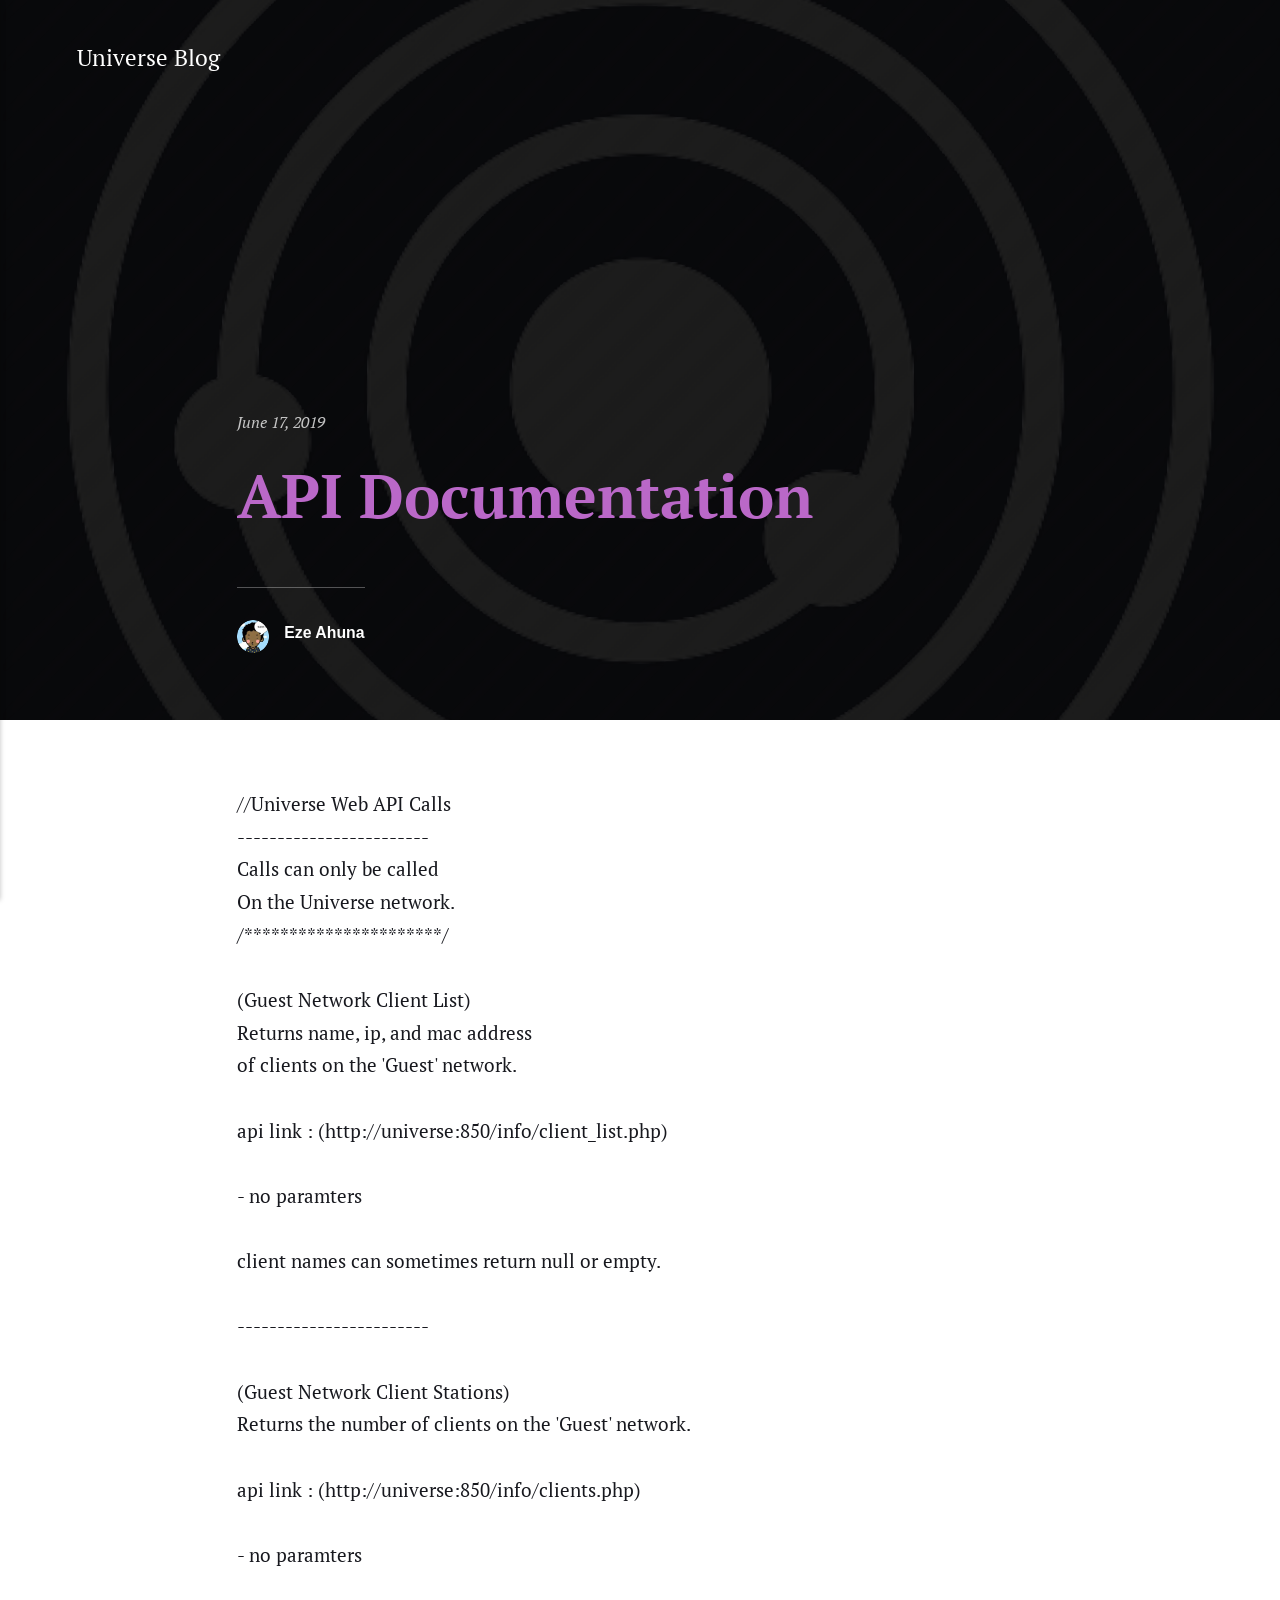
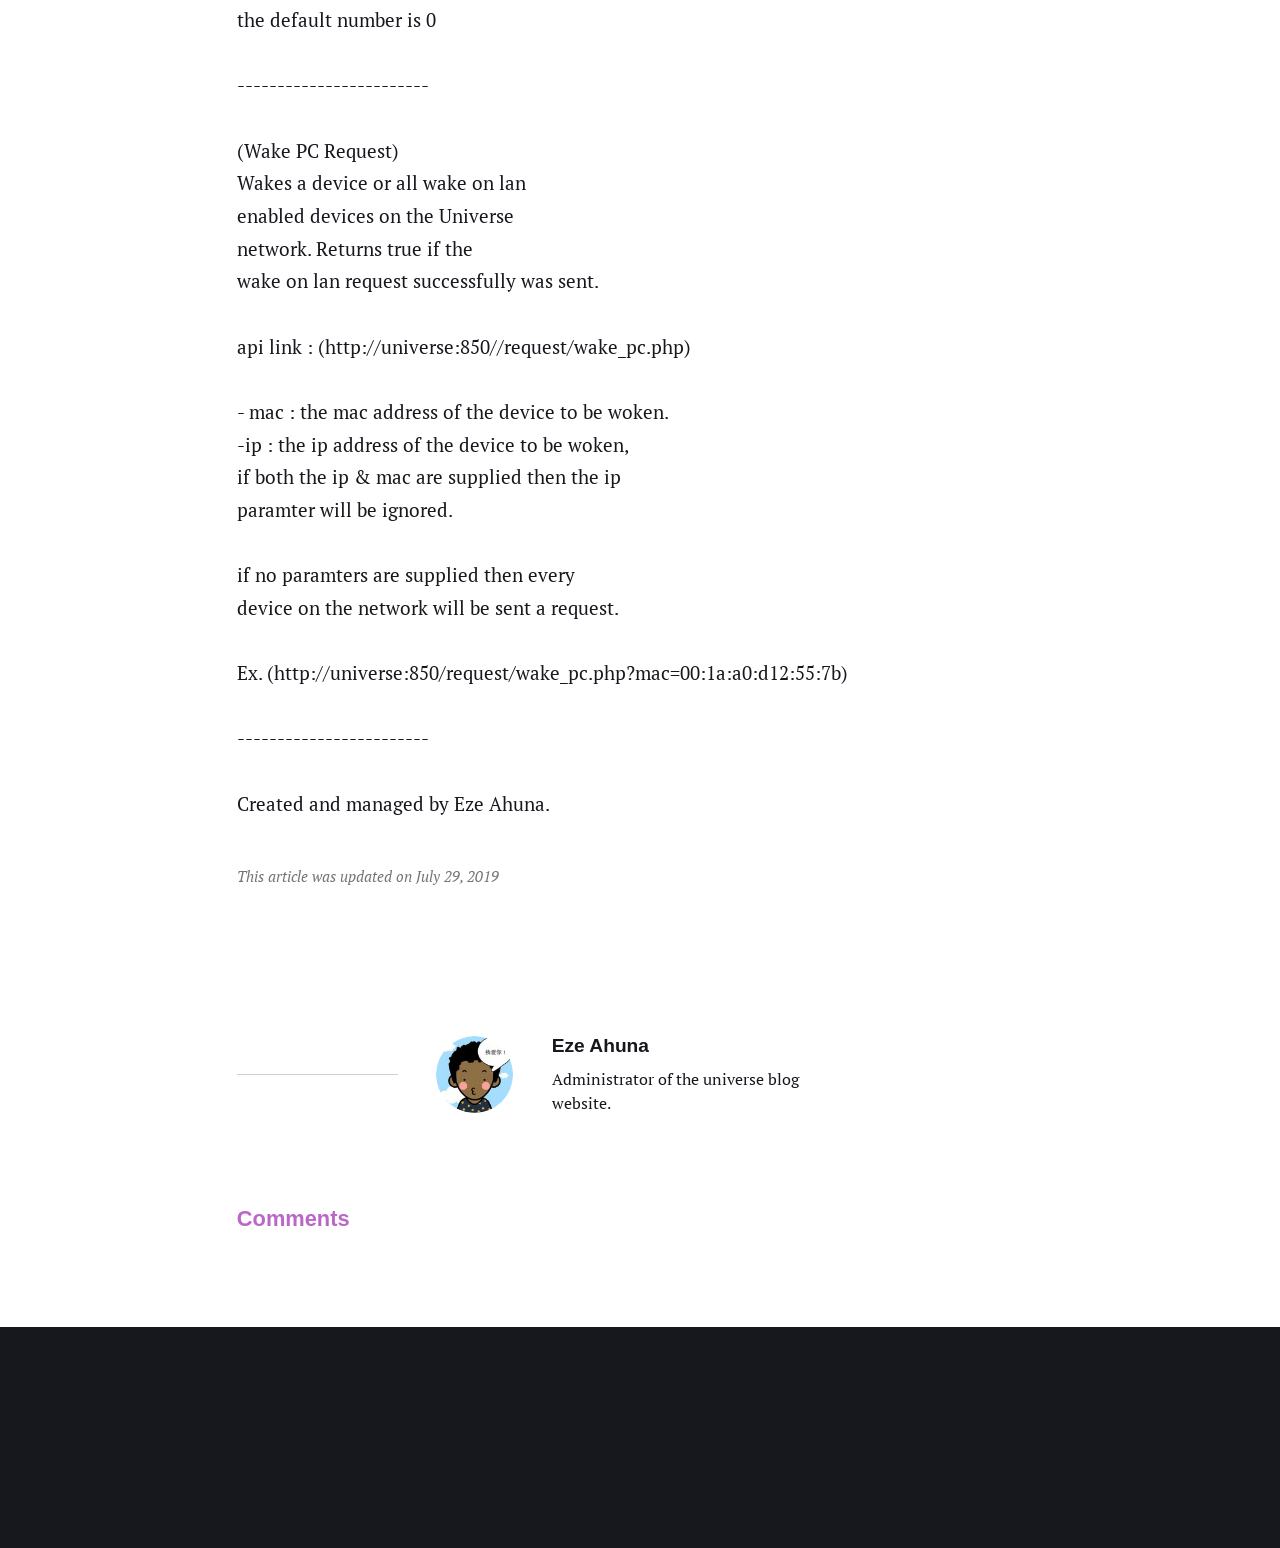
<file: api-documentation.html>
<!DOCTYPE html><html lang="en"><head><meta charset="utf-8"><meta http-equiv="X-UA-Compatible" content="IE=edge"><meta name="viewport" content="width=device-width,initial-scale=1"><title>API Documentation</title><meta name="description" content="%sitename"><meta name="robots" content="index, follow"><link rel="canonical" href="https://universe-blog-usa.github.io/universe-blog/api-documentation.html"><link rel="amphtml" href="https://universe-blog-usa.github.io/universe-blog/amp/api-documentation.html"><link rel="alternate" type="application/atom+xml" href="https://universe-blog-usa.github.io/universe-blog/feed.xml"><link rel="alternate" type="application/json" href="https://universe-blog-usa.github.io/universe-blog/feed.json"><link rel="shortcut icon" href="https://universe-blog-usa.github.io/universe-blog/media/website/favicon.ico" type="image/x-icon"><link rel="preconnect" href="https://fonts.gstatic.com/" crossorigin><link href="https://fonts.googleapis.com/css?family=PT+Serif:400,700&amp;subset=latin-ext" rel="stylesheet"><style>h1,h2,h3,h4,h5,h6,.btn,[type=button],[type=submit],button,.navbar .navbar__menu li,.navbar_mobile_sidebar .navbar__menu li,.feed__author,.post__tag,.post__share>a span,.post__nav-link>span,.footer{font-family:-apple-system,BlinkMacSystemFont,"Segoe UI",Roboto,Oxygen,Ubuntu,Cantarell,"Fira Sans","Droid Sans","Helvetica Neue",Arial,sans-serif,"Apple Color Emoji","Segoe UI Emoji","Segoe UI Symbol"}body,h1,.h1,blockquote,.search__input,.author__name,.author__info>p,.feed__item h2,.post__nav-link{font-family:'PT Serif',Georgia,"Times New Roman",Times,serif}</style><link rel="stylesheet" href="https://universe-blog-usa.github.io/universe-blog/assets/css/style.css?v=da72b2c6a76eaaecbc273bc1b30e4ec7"><script type="application/ld+json">{"@context":"http://schema.org","@type":"Article","mainEntityOfPage":{"@type":"WebPage","@id":"https://universe-blog-usa.github.io/universe-blog/api-documentation.html"},"headline":"API Documentation","datePublished":"2019-06-17T23:52","dateModified":"2019-07-29T19:05","image":{"@type":"ImageObject","url":"https://universe-blog-usa.github.io/universe-blog/media/posts/2/orbit.png","height":512,"width":512},"description":"//Universe Web API Calls ------------------------ Calls can only be called On the Universe network. /**********************/ (Guest Network Client List) Returns name, ip, and mac address of clients on the 'Guest' network. api link : (http://universe:850/info/client_list.php) - no paramters client names can sometimes return null or empty. ------------------------ (Guest Network Client Stations) Returns the number of clients on the 'Guest' network. api link : (http://universe:850/info/clients.php) - no paramters the default number is 0 ------------------------ (Wake PC Request) Wakes a device or all wake on lan enabled devices on the Universe network.","author":{"@type":"Person","name":"Eze Ahuna"},"publisher":{"@type":"Organization","name":"Eze Ahuna"}}</script><script async src="https://universe-blog-usa.github.io/universe-blog/assets/js/lazysizes.min.js?v=9c0e65e25f8f098037678ba0c2be1d9f"></script></head><body><div class="site-container"><header class="top" id="js-header"><a class="logo" href="https://universe-blog-usa.github.io/universe-blog/">Universe Blog</a><nav class="navbar js-navbar"><button class="navbar__toggle js-toggle" aria-label="Menu" aria-haspopup="true" aria-expanded="false"><span class="navbar__toggle-box"><span class="navbar__toggle-inner">Menu</span></span></button><ul class="navbar__menu"></ul></nav><div class="search"><div class="search__overlay js-search-overlay"><div class="search__overlay-inner"><form action="https://universe-blog-usa.github.io/universe-blog/search.html" class="search__form"><input class="search__input js-search-input" type="search" name="q" placeholder="search..." autofocus="autofocus"></form><button class="search__close js-search-close" aria-label="Close">Close</button></div></div><button class="search__btn js-search-btn" aria-label="Search"><svg role="presentation" focusable="false"><use xlink:href="https://universe-blog-usa.github.io/universe-blog/assets/svg/svg-map.svg#search"/></svg></button></div></header><main><article class="post"><div class="hero"><figure class="hero__image"><img class="hero__image-img lazyload" src="https://universe-blog-usa.github.io/universe-blog/media/posts/2/responsive/orbit-xs.png" data-srcset="https://universe-blog-usa.github.io/universe-blog/media/posts/2/responsive/orbit-xs.png 300w ,https://universe-blog-usa.github.io/universe-blog/media/posts/2/responsive/orbit-sm.png 480w ,https://universe-blog-usa.github.io/universe-blog/media/posts/2/responsive/orbit-md.png 768w ,https://universe-blog-usa.github.io/universe-blog/media/posts/2/responsive/orbit-lg.png 1024w ,https://universe-blog-usa.github.io/universe-blog/media/posts/2/responsive/orbit-xl.png 1360w ,https://universe-blog-usa.github.io/universe-blog/media/posts/2/responsive/orbit-2xl.png 1600w" data-sizes="auto" alt="" height="512" width="512"></figure><header class="hero__content"><div class="wrapper"><div class="post__meta"><time datetime="2019-06-17T23:52">June 17, 2019</time></div><h1>API Documentation</h1><div class="post__meta post__meta--author"><img src="https://universe-blog-usa.github.io/universe-blog/media/website/cartoon_self.png" class="post__author-thumb" alt="Eze Ahuna"> <a href="https://universe-blog-usa.github.io/universe-blog/authors/eze-ahuna/" class="feed__author invert">Eze Ahuna</a></div></div></header></div><div class="wrapper post__entry">//Universe Web API Calls<br>------------------------<br>Calls can only be called<br>On the Universe network.<br>/**********************/<br><br>(Guest Network Client List)<br>Returns name, ip, and mac address<br>of clients on the 'Guest' network.<br><br>api link : (http://universe:850/info/client_list.php)<br><br>- no paramters<br><br>client names can sometimes return null or empty.<br><br>------------------------<br><br>(Guest Network Client Stations)<br>Returns the number of clients on the 'Guest' network.<br><br>api link : (http://universe:850/info/clients.php)<br><br>- no paramters<br><br>the default number is 0<br><br>------------------------<br><br>(Wake PC Request)<br>Wakes a device or all wake on lan<br>enabled devices on the Universe<br>network. Returns true if the<br>wake on lan request successfully was sent.<br><br>api link : (http://universe:850//request/wake_pc.php)<br><br>- mac : the mac address of the device to be woken.<br>-ip : the ip address of the device to be woken,<br>if both the ip &amp; mac are supplied then the ip<br>paramter will be ignored.<br><br>if no paramters are supplied then every<br>device on the network will be sent a request.<br><br>Ex. (http://universe:850/request/wake_pc.php?mac=00:1a:a0:d12:55:7b)<br><br>------------------------<br><br>Created and managed by Eze Ahuna.</div><footer class="wrapper post__footer"><p class="post__last-updated">This article was updated on July 29, 2019</p><div class="post__share"></div><div class="post__bio bio"><img src="https://universe-blog-usa.github.io/universe-blog/media/website/cartoon_self.png" alt="Eze Ahuna" class="bio__avatar"><div class="bio__info"><h3 class="bio__name"><a href="https://universe-blog-usa.github.io/universe-blog/authors/eze-ahuna/" class="invert" rel="author">Eze Ahuna</a></h3><p>Administrator of the universe blog website.</p></div></div></footer></article><div class="post__comments"><div class="wrapper"><h2 class="h5">Comments</h2><div id="disqus_thread"></div><script>var disqus_config = function () {
                       this.page.url = 'https://universe-blog-usa.github.io/universe-blog/api-documentation.html';
               		this.page.identifier = '2';
                       this.page.title = ' API Documentation';
                   };
               
                   var disqus_loaded = false;
               
                   function siteLoadDisqus() {
                       if(disqus_loaded) {
                           return false;
                       }
               
                       var top = document.getElementById('disqus_thread').offsetTop;
               
                       if (!disqus_loaded && (window.scrollY || window.pageYOffset) + window.innerHeight > top) {
                           disqus_loaded = true;
               
                           (function () {
                               var d = document, s = d.createElement('script');
                               s.src = 'https://universeblog.disqus.com/embed.js';
                               s.setAttribute('data-timestamp', +new Date());
                               (d.head || d.body).appendChild(s);
                           })();
                       }
                   }
               
                   siteLoadDisqus();
               
                   window.onscroll = function() {
                       siteLoadDisqus();
                   };</script><noscript>Please enable JavaScript to view the <a href="https://disqus.com/?ref_noscript" rel="nofollow">comments powered by Disqus.</a></noscript></div></div></main><footer class="footer"><div class="footer__copyright"></div><button class="footer__bttop js-footer__bttop" aria-label="Back to top"><svg><title>Back to top</title><use xlink:href="https://universe-blog-usa.github.io/universe-blog/assets/svg/svg-map.svg#toparrow"/></svg></button></footer></div><script>window.siteThemeMenuConfig = {    
        mobileMenuMode: 'sidebar',
        animationSpeed: 300,
        submenuWidth: 'auto',
        doubleClickTime: 500,
        mobileMenuExpandableSubmenus: true, 
        relatedContainerForOverlayMenuSelector: '.top',
   };</script><script defer="defer" src="https://universe-blog-usa.github.io/universe-blog/assets/js/scripts.min.js?v=f56b13ba141d95ea2a0b7aab75ca9528"></script><script>var lazyFeaturedImage=function lazyFeaturedImage(){var b=document.querySelectorAll(".hero__image-img");for(var a=0;a<b.length;a++){var c=b[a];c.addEventListener("lazyloaded",function(f){var d=f.target.parentNode;d.classList.add("hero__image--overlay")})}};lazyFeaturedImage();</script></body></html>
</file>
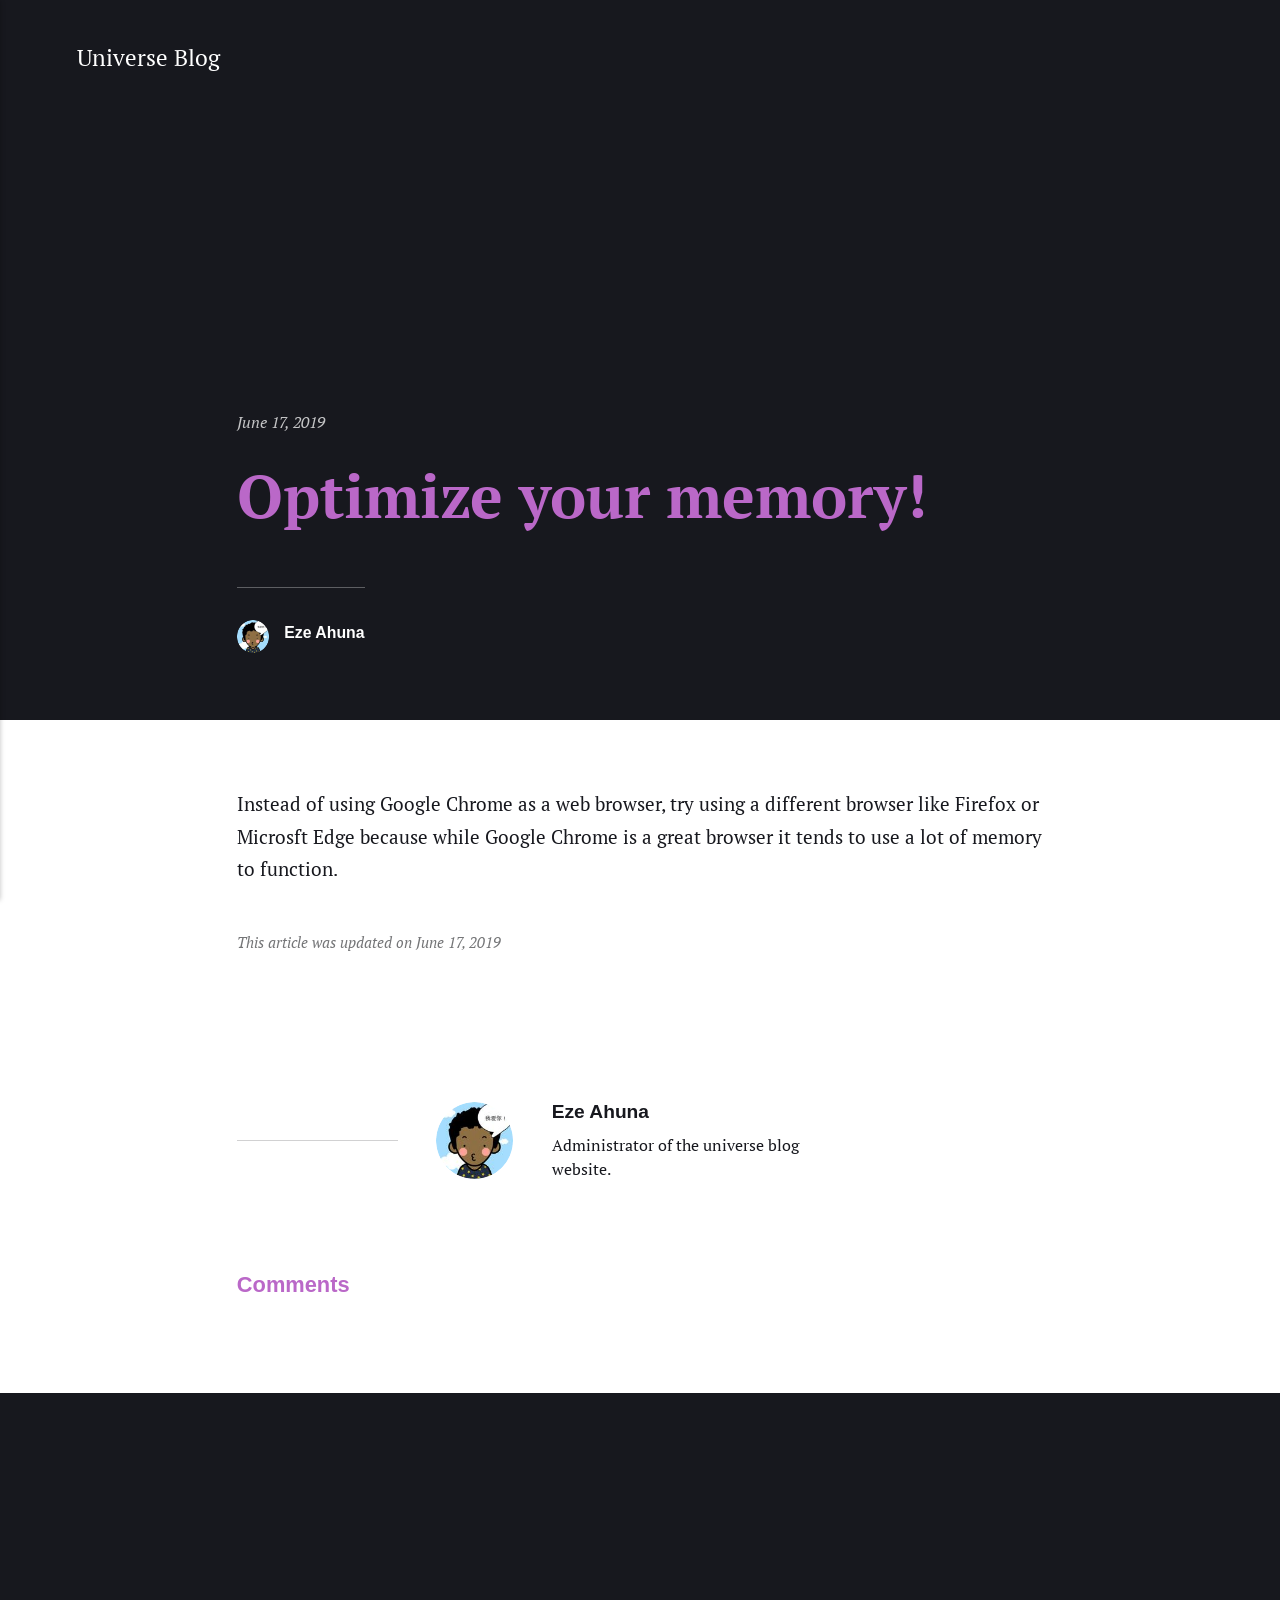
<file: optimize-your-memory.html>
<!DOCTYPE html><html lang="en"><head><meta charset="utf-8"><meta http-equiv="X-UA-Compatible" content="IE=edge"><meta name="viewport" content="width=device-width,initial-scale=1"><title>Optimize your memory!</title><meta name="description" content="%sitename"><meta name="robots" content="index, follow"><link rel="canonical" href="https://universe-blog-usa.github.io/universe-blog/optimize-your-memory.html"><link rel="amphtml" href="https://universe-blog-usa.github.io/universe-blog/amp/optimize-your-memory.html"><link rel="alternate" type="application/atom+xml" href="https://universe-blog-usa.github.io/universe-blog/feed.xml"><link rel="alternate" type="application/json" href="https://universe-blog-usa.github.io/universe-blog/feed.json"><link rel="shortcut icon" href="https://universe-blog-usa.github.io/universe-blog/media/website/favicon.ico" type="image/x-icon"><link rel="preconnect" href="https://fonts.gstatic.com/" crossorigin><link href="https://fonts.googleapis.com/css?family=PT+Serif:400,700&amp;subset=latin-ext" rel="stylesheet"><style>h1,h2,h3,h4,h5,h6,.btn,[type=button],[type=submit],button,.navbar .navbar__menu li,.navbar_mobile_sidebar .navbar__menu li,.feed__author,.post__tag,.post__share>a span,.post__nav-link>span,.footer{font-family:-apple-system,BlinkMacSystemFont,"Segoe UI",Roboto,Oxygen,Ubuntu,Cantarell,"Fira Sans","Droid Sans","Helvetica Neue",Arial,sans-serif,"Apple Color Emoji","Segoe UI Emoji","Segoe UI Symbol"}body,h1,.h1,blockquote,.search__input,.author__name,.author__info>p,.feed__item h2,.post__nav-link{font-family:'PT Serif',Georgia,"Times New Roman",Times,serif}</style><link rel="stylesheet" href="https://universe-blog-usa.github.io/universe-blog/assets/css/style.css?v=da72b2c6a76eaaecbc273bc1b30e4ec7"><script type="application/ld+json">{"@context":"http://schema.org","@type":"Article","mainEntityOfPage":{"@type":"WebPage","@id":"https://universe-blog-usa.github.io/universe-blog/optimize-your-memory.html"},"headline":"Optimize your memory!","datePublished":"2019-06-17T23:57","dateModified":"2019-06-17T23:57","description":"Instead of using Google Chrome as a web browser, try using a different browser like Firefox or Microsft Edge because while Google Chrome is a great browser it tends to use a lot of memory to function.","author":{"@type":"Person","name":"Eze Ahuna"},"publisher":{"@type":"Organization","name":"Eze Ahuna"}}</script><script async src="https://universe-blog-usa.github.io/universe-blog/assets/js/lazysizes.min.js?v=9c0e65e25f8f098037678ba0c2be1d9f"></script></head><body><div class="site-container"><header class="top" id="js-header"><a class="logo" href="https://universe-blog-usa.github.io/universe-blog/">Universe Blog</a><nav class="navbar js-navbar"><button class="navbar__toggle js-toggle" aria-label="Menu" aria-haspopup="true" aria-expanded="false"><span class="navbar__toggle-box"><span class="navbar__toggle-inner">Menu</span></span></button><ul class="navbar__menu"></ul></nav><div class="search"><div class="search__overlay js-search-overlay"><div class="search__overlay-inner"><form action="https://universe-blog-usa.github.io/universe-blog/search.html" class="search__form"><input class="search__input js-search-input" type="search" name="q" placeholder="search..." autofocus="autofocus"></form><button class="search__close js-search-close" aria-label="Close">Close</button></div></div><button class="search__btn js-search-btn" aria-label="Search"><svg role="presentation" focusable="false"><use xlink:href="https://universe-blog-usa.github.io/universe-blog/assets/svg/svg-map.svg#search"/></svg></button></div></header><main><article class="post"><div class="hero"><header class="hero__content"><div class="wrapper"><div class="post__meta"><time datetime="2019-06-17T23:57">June 17, 2019</time></div><h1>Optimize your memory!</h1><div class="post__meta post__meta--author"><img src="https://universe-blog-usa.github.io/universe-blog/media/website/cartoon_self.png" class="post__author-thumb" alt="Eze Ahuna"> <a href="https://universe-blog-usa.github.io/universe-blog/authors/eze-ahuna/" class="feed__author invert">Eze Ahuna</a></div></div></header></div><div class="wrapper post__entry">Instead of using Google Chrome as a web browser, try using a different browser like Firefox or Microsft Edge because while Google Chrome is a great browser it tends to use a lot of memory to function.</div><footer class="wrapper post__footer"><p class="post__last-updated">This article was updated on June 17, 2019</p><div class="post__share"></div><div class="post__bio bio"><img src="https://universe-blog-usa.github.io/universe-blog/media/website/cartoon_self.png" alt="Eze Ahuna" class="bio__avatar"><div class="bio__info"><h3 class="bio__name"><a href="https://universe-blog-usa.github.io/universe-blog/authors/eze-ahuna/" class="invert" rel="author">Eze Ahuna</a></h3><p>Administrator of the universe blog website.</p></div></div></footer></article><div class="post__comments"><div class="wrapper"><h2 class="h5">Comments</h2><div id="disqus_thread"></div><script>var disqus_config = function () {
                       this.page.url = 'https://universe-blog-usa.github.io/universe-blog/optimize-your-memory.html';
               		this.page.identifier = '4';
                       this.page.title = ' Optimize your memory!';
                   };
               
                   var disqus_loaded = false;
               
                   function siteLoadDisqus() {
                       if(disqus_loaded) {
                           return false;
                       }
               
                       var top = document.getElementById('disqus_thread').offsetTop;
               
                       if (!disqus_loaded && (window.scrollY || window.pageYOffset) + window.innerHeight > top) {
                           disqus_loaded = true;
               
                           (function () {
                               var d = document, s = d.createElement('script');
                               s.src = 'https://universeblog.disqus.com/embed.js';
                               s.setAttribute('data-timestamp', +new Date());
                               (d.head || d.body).appendChild(s);
                           })();
                       }
                   }
               
                   siteLoadDisqus();
               
                   window.onscroll = function() {
                       siteLoadDisqus();
                   };</script><noscript>Please enable JavaScript to view the <a href="https://disqus.com/?ref_noscript" rel="nofollow">comments powered by Disqus.</a></noscript></div></div></main><footer class="footer"><div class="footer__copyright"></div><button class="footer__bttop js-footer__bttop" aria-label="Back to top"><svg><title>Back to top</title><use xlink:href="https://universe-blog-usa.github.io/universe-blog/assets/svg/svg-map.svg#toparrow"/></svg></button></footer></div><script>window.siteThemeMenuConfig = {    
        mobileMenuMode: 'sidebar',
        animationSpeed: 300,
        submenuWidth: 'auto',
        doubleClickTime: 500,
        mobileMenuExpandableSubmenus: true, 
        relatedContainerForOverlayMenuSelector: '.top',
   };</script><script defer="defer" src="https://universe-blog-usa.github.io/universe-blog/assets/js/scripts.min.js?v=f56b13ba141d95ea2a0b7aab75ca9528"></script><script>var lazyFeaturedImage=function lazyFeaturedImage(){var b=document.querySelectorAll(".hero__image-img");for(var a=0;a<b.length;a++){var c=b[a];c.addEventListener("lazyloaded",function(f){var d=f.target.parentNode;d.classList.add("hero__image--overlay")})}};lazyFeaturedImage();</script></body></html>
</file>
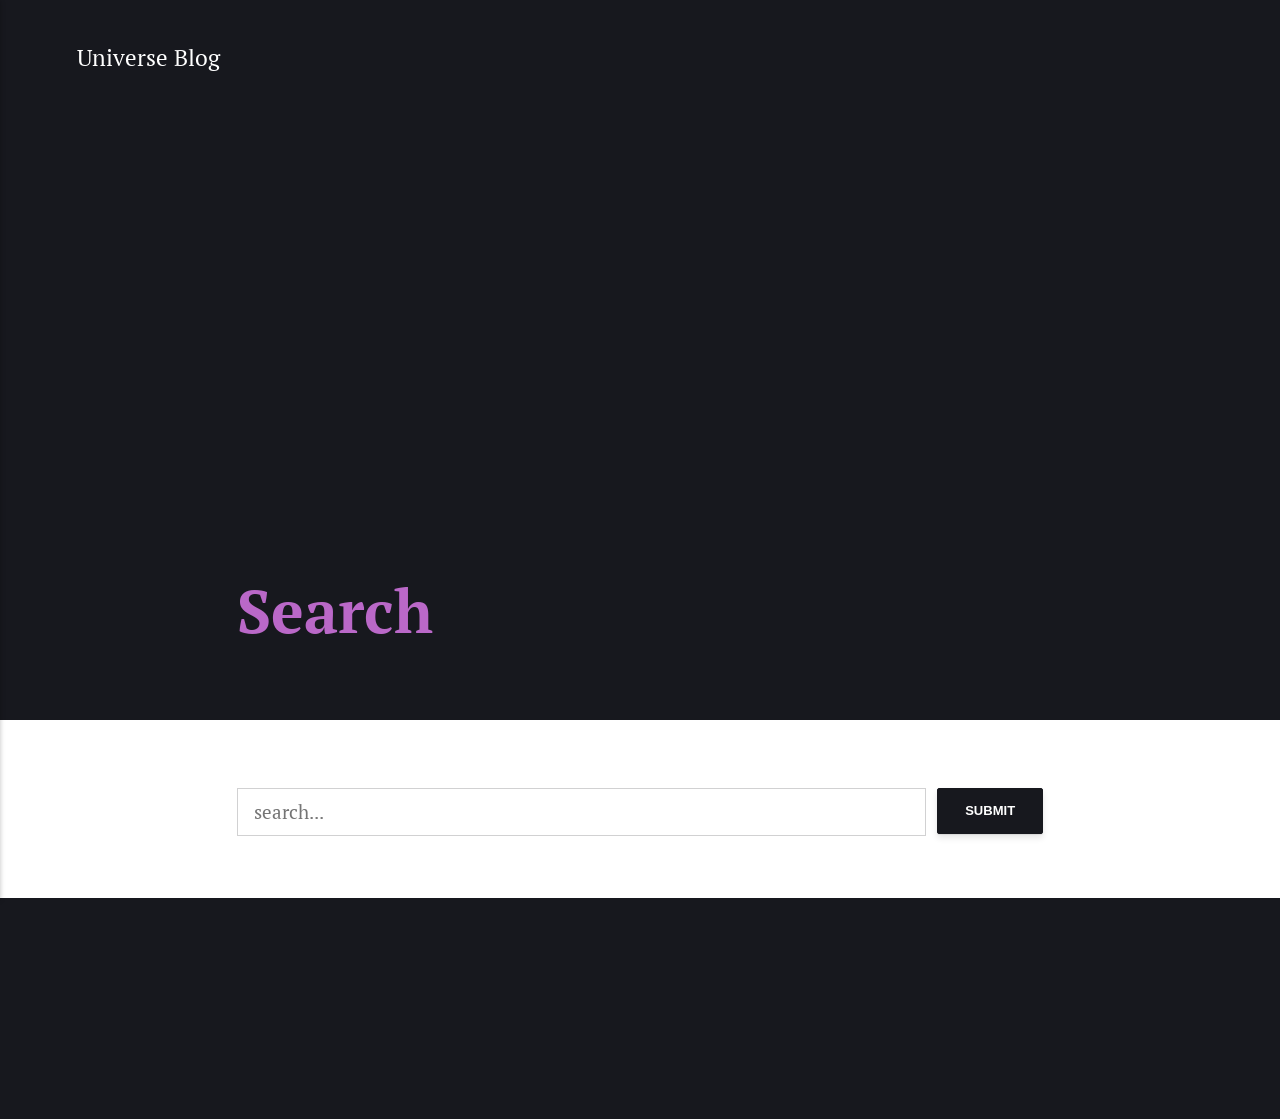
<file: search.html>
<!DOCTYPE html><html lang="en"><head><meta charset="utf-8"><meta http-equiv="X-UA-Compatible" content="IE=edge"><meta name="viewport" content="width=device-width,initial-scale=1"><title>Universe Blog : Search</title><meta name="robots" content="noindex, follow"><link rel="alternate" type="application/atom+xml" href="https://universe-blog-usa.github.io/universe-blog/feed.xml"><link rel="alternate" type="application/json" href="https://universe-blog-usa.github.io/universe-blog/feed.json"><link rel="shortcut icon" href="https://universe-blog-usa.github.io/universe-blog/media/website/favicon.ico" type="image/x-icon"><link rel="preconnect" href="https://fonts.gstatic.com/" crossorigin><link href="https://fonts.googleapis.com/css?family=PT+Serif:400,700&amp;subset=latin-ext" rel="stylesheet"><style>h1,h2,h3,h4,h5,h6,.btn,[type=button],[type=submit],button,.navbar .navbar__menu li,.navbar_mobile_sidebar .navbar__menu li,.feed__author,.post__tag,.post__share>a span,.post__nav-link>span,.footer{font-family:-apple-system,BlinkMacSystemFont,"Segoe UI",Roboto,Oxygen,Ubuntu,Cantarell,"Fira Sans","Droid Sans","Helvetica Neue",Arial,sans-serif,"Apple Color Emoji","Segoe UI Emoji","Segoe UI Symbol"}body,h1,.h1,blockquote,.search__input,.author__name,.author__info>p,.feed__item h2,.post__nav-link{font-family:'PT Serif',Georgia,"Times New Roman",Times,serif}</style><link rel="stylesheet" href="https://universe-blog-usa.github.io/universe-blog/assets/css/style.css?v=da72b2c6a76eaaecbc273bc1b30e4ec7"><script type="application/ld+json">{"@context":"http://schema.org","@type":"Organization","name":"Universe Blog","url":"https://universe-blog-usa.github.io/universe-blog/"}</script><script async src="https://universe-blog-usa.github.io/universe-blog/assets/js/lazysizes.min.js?v=9c0e65e25f8f098037678ba0c2be1d9f"></script></head><body><div class="site-container"><header class="top" id="js-header"><a class="logo" href="https://universe-blog-usa.github.io/universe-blog/">Universe Blog</a><nav class="navbar js-navbar"><button class="navbar__toggle js-toggle" aria-label="Menu" aria-haspopup="true" aria-expanded="false"><span class="navbar__toggle-box"><span class="navbar__toggle-inner">Menu</span></span></button><ul class="navbar__menu"></ul></nav><div class="search"><div class="search__overlay js-search-overlay"><div class="search__overlay-inner"><form action="https://universe-blog-usa.github.io/universe-blog/search.html" class="search__form"><input class="search__input js-search-input" type="search" name="q" placeholder="search..." autofocus="autofocus"></form><button class="search__close js-search-close" aria-label="Close">Close</button></div></div><button class="search__btn js-search-btn" aria-label="Search"><svg role="presentation" focusable="false"><use xlink:href="https://universe-blog-usa.github.io/universe-blog/assets/svg/svg-map.svg#search"/></svg></button></div></header><main><article class="post search-page"><div class="hero"><header class="hero__content"><div class="wrapper"><h1>Search</h1></div></header></div><div class="wrapper post__entry"><form action="https://universe-blog-usa.github.io/universe-blog/search.html" class="search-page__form"><input type="search" name="q" placeholder="search..." class="search-page__input"> <button type="submit">Submit</button></form><script>(function () {
               var cx = '005260621006197785256:xdgli632isi';
               var gcse = document.createElement('script');
               gcse.type  = 'text/javascript';
               gcse.async = true;
               gcse.src   = 'https://cse.google.com/cse.js?cx=' + cx;
               var s = document.getElementsByTagName('script')[0];
               s.parentNode.insertBefore(gcse, s);
            })();</script><gcse:searchresults-only></gcse:searchresults-only></div></article></main><footer class="footer"><div class="footer__copyright"></div><button class="footer__bttop js-footer__bttop" aria-label="Back to top"><svg><title>Back to top</title><use xlink:href="https://universe-blog-usa.github.io/universe-blog/assets/svg/svg-map.svg#toparrow"/></svg></button></footer></div><script>window.siteThemeMenuConfig = {    
        mobileMenuMode: 'sidebar',
        animationSpeed: 300,
        submenuWidth: 'auto',
        doubleClickTime: 500,
        mobileMenuExpandableSubmenus: true, 
        relatedContainerForOverlayMenuSelector: '.top',
   };</script><script defer="defer" src="https://universe-blog-usa.github.io/universe-blog/assets/js/scripts.min.js?v=f56b13ba141d95ea2a0b7aab75ca9528"></script><script>var lazyFeaturedImage=function lazyFeaturedImage(){var b=document.querySelectorAll(".hero__image-img");for(var a=0;a<b.length;a++){var c=b[a];c.addEventListener("lazyloaded",function(f){var d=f.target.parentNode;d.classList.add("hero__image--overlay")})}};lazyFeaturedImage();</script></body></html>
</file>
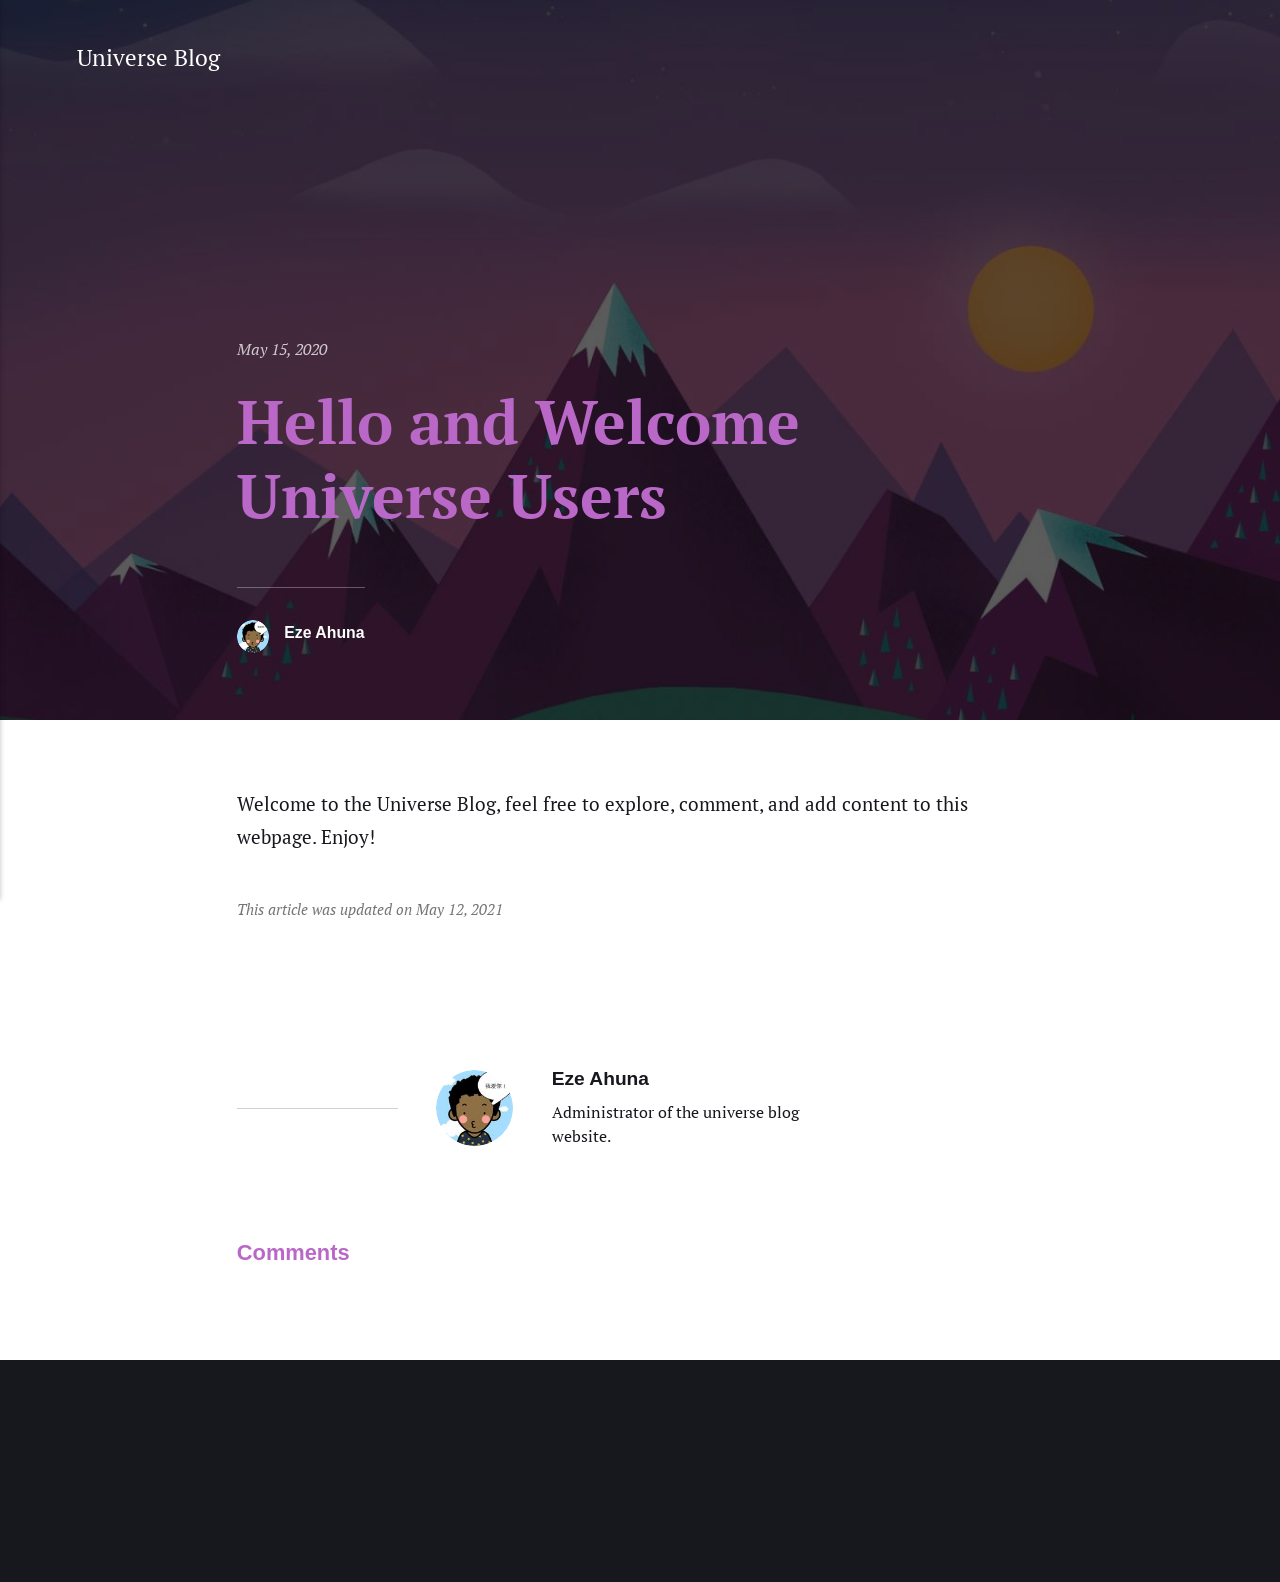
<file: welcome-universe-users-2.html>
<!DOCTYPE html><html lang="en"><head><meta charset="utf-8"><meta http-equiv="X-UA-Compatible" content="IE=edge"><meta name="viewport" content="width=device-width,initial-scale=1"><title>Hello and Welcome Universe Users</title><meta name="description" content="%sitename"><meta name="robots" content="index, follow"><link rel="canonical" href="https://universe-blog-usa.github.io/universe-blog/welcome-universe-users-2.html"><link rel="amphtml" href="https://universe-blog-usa.github.io/universe-blog/amp/welcome-universe-users-2.html"><link rel="alternate" type="application/atom+xml" href="https://universe-blog-usa.github.io/universe-blog/feed.xml"><link rel="alternate" type="application/json" href="https://universe-blog-usa.github.io/universe-blog/feed.json"><link rel="shortcut icon" href="https://universe-blog-usa.github.io/universe-blog/media/website/favicon.ico" type="image/x-icon"><link rel="preconnect" href="https://fonts.gstatic.com/" crossorigin><link href="https://fonts.googleapis.com/css?family=PT+Serif:400,700&amp;subset=latin-ext" rel="stylesheet"><style>h1,h2,h3,h4,h5,h6,.btn,[type=button],[type=submit],button,.navbar .navbar__menu li,.navbar_mobile_sidebar .navbar__menu li,.feed__author,.post__tag,.post__share>a span,.post__nav-link>span,.footer{font-family:-apple-system,BlinkMacSystemFont,"Segoe UI",Roboto,Oxygen,Ubuntu,Cantarell,"Fira Sans","Droid Sans","Helvetica Neue",Arial,sans-serif,"Apple Color Emoji","Segoe UI Emoji","Segoe UI Symbol"}body,h1,.h1,blockquote,.search__input,.author__name,.author__info>p,.feed__item h2,.post__nav-link{font-family:'PT Serif',Georgia,"Times New Roman",Times,serif}</style><link rel="stylesheet" href="https://universe-blog-usa.github.io/universe-blog/assets/css/style.css?v=da72b2c6a76eaaecbc273bc1b30e4ec7"><script type="application/ld+json">{"@context":"http://schema.org","@type":"Article","mainEntityOfPage":{"@type":"WebPage","@id":"https://universe-blog-usa.github.io/universe-blog/welcome-universe-users-2.html"},"headline":"Hello and Welcome Universe Users","datePublished":"2020-05-15T03:46","dateModified":"2021-05-12T23:25","image":{"@type":"ImageObject","url":"https://universe-blog-usa.github.io/universe-blog/media/posts/6/sun_mountains_landscape.jpg","height":1200,"width":1600},"description":"Welcome to the Universe Blog, feel free to explore, comment, and add content to this webpage. Enjoy!","author":{"@type":"Person","name":"Eze Ahuna"},"publisher":{"@type":"Organization","name":"Eze Ahuna"}}</script><script async src="https://universe-blog-usa.github.io/universe-blog/assets/js/lazysizes.min.js?v=9c0e65e25f8f098037678ba0c2be1d9f"></script></head><body><div class="site-container"><header class="top" id="js-header"><a class="logo" href="https://universe-blog-usa.github.io/universe-blog/">Universe Blog</a><nav class="navbar js-navbar"><button class="navbar__toggle js-toggle" aria-label="Menu" aria-haspopup="true" aria-expanded="false"><span class="navbar__toggle-box"><span class="navbar__toggle-inner">Menu</span></span></button><ul class="navbar__menu"></ul></nav><div class="search"><div class="search__overlay js-search-overlay"><div class="search__overlay-inner"><form action="https://universe-blog-usa.github.io/universe-blog/search.html" class="search__form"><input class="search__input js-search-input" type="search" name="q" placeholder="search..." autofocus="autofocus"></form><button class="search__close js-search-close" aria-label="Close">Close</button></div></div><button class="search__btn js-search-btn" aria-label="Search"><svg role="presentation" focusable="false"><use xlink:href="https://universe-blog-usa.github.io/universe-blog/assets/svg/svg-map.svg#search"/></svg></button></div></header><main><article class="post"><div class="hero"><figure class="hero__image"><img class="hero__image-img lazyload" src="https://universe-blog-usa.github.io/universe-blog/media/posts/6/responsive/sun_mountains_landscape-xs.jpg" data-srcset="https://universe-blog-usa.github.io/universe-blog/media/posts/6/responsive/sun_mountains_landscape-xs.jpg 300w ,https://universe-blog-usa.github.io/universe-blog/media/posts/6/responsive/sun_mountains_landscape-sm.jpg 480w ,https://universe-blog-usa.github.io/universe-blog/media/posts/6/responsive/sun_mountains_landscape-md.jpg 768w ,https://universe-blog-usa.github.io/universe-blog/media/posts/6/responsive/sun_mountains_landscape-lg.jpg 1024w ,https://universe-blog-usa.github.io/universe-blog/media/posts/6/responsive/sun_mountains_landscape-xl.jpg 1360w ,https://universe-blog-usa.github.io/universe-blog/media/posts/6/responsive/sun_mountains_landscape-2xl.jpg 1600w" data-sizes="auto" alt="" height="1200" width="1600"></figure><header class="hero__content"><div class="wrapper"><div class="post__meta"><time datetime="2020-05-15T03:46">May 15, 2020</time></div><h1>Hello and Welcome Universe Users</h1><div class="post__meta post__meta--author"><img src="https://universe-blog-usa.github.io/universe-blog/media/website/cartoon_self.png" class="post__author-thumb" alt="Eze Ahuna"> <a href="https://universe-blog-usa.github.io/universe-blog/authors/eze-ahuna/" class="feed__author invert">Eze Ahuna</a></div></div></header></div><div class="wrapper post__entry">Welcome to the Universe Blog, feel free to explore, comment, and add content to this webpage. Enjoy!</div><footer class="wrapper post__footer"><p class="post__last-updated">This article was updated on May 12, 2021</p><div class="post__share"></div><div class="post__bio bio"><img src="https://universe-blog-usa.github.io/universe-blog/media/website/cartoon_self.png" alt="Eze Ahuna" class="bio__avatar"><div class="bio__info"><h3 class="bio__name"><a href="https://universe-blog-usa.github.io/universe-blog/authors/eze-ahuna/" class="invert" rel="author">Eze Ahuna</a></h3><p>Administrator of the universe blog website.</p></div></div></footer></article><div class="post__comments"><div class="wrapper"><h2 class="h5">Comments</h2><div id="disqus_thread"></div><script>var disqus_config = function () {
                       this.page.url = 'https://universe-blog-usa.github.io/universe-blog/welcome-universe-users-2.html';
               		this.page.identifier = '6';
                       this.page.title = ' Hello and Welcome Universe Users';
                   };
               
                   var disqus_loaded = false;
               
                   function siteLoadDisqus() {
                       if(disqus_loaded) {
                           return false;
                       }
               
                       var top = document.getElementById('disqus_thread').offsetTop;
               
                       if (!disqus_loaded && (window.scrollY || window.pageYOffset) + window.innerHeight > top) {
                           disqus_loaded = true;
               
                           (function () {
                               var d = document, s = d.createElement('script');
                               s.src = 'https://universeblog.disqus.com/embed.js';
                               s.setAttribute('data-timestamp', +new Date());
                               (d.head || d.body).appendChild(s);
                           })();
                       }
                   }
               
                   siteLoadDisqus();
               
                   window.onscroll = function() {
                       siteLoadDisqus();
                   };</script><noscript>Please enable JavaScript to view the <a href="https://disqus.com/?ref_noscript" rel="nofollow">comments powered by Disqus.</a></noscript></div></div></main><footer class="footer"><div class="footer__copyright"></div><button class="footer__bttop js-footer__bttop" aria-label="Back to top"><svg><title>Back to top</title><use xlink:href="https://universe-blog-usa.github.io/universe-blog/assets/svg/svg-map.svg#toparrow"/></svg></button></footer></div><script>window.siteThemeMenuConfig = {    
        mobileMenuMode: 'sidebar',
        animationSpeed: 300,
        submenuWidth: 'auto',
        doubleClickTime: 500,
        mobileMenuExpandableSubmenus: true, 
        relatedContainerForOverlayMenuSelector: '.top',
   };</script><script defer="defer" src="https://universe-blog-usa.github.io/universe-blog/assets/js/scripts.min.js?v=f56b13ba141d95ea2a0b7aab75ca9528"></script><script>var lazyFeaturedImage=function lazyFeaturedImage(){var b=document.querySelectorAll(".hero__image-img");for(var a=0;a<b.length;a++){var c=b[a];c.addEventListener("lazyloaded",function(f){var d=f.target.parentNode;d.classList.add("hero__image--overlay")})}};lazyFeaturedImage();</script></body></html>
</file>
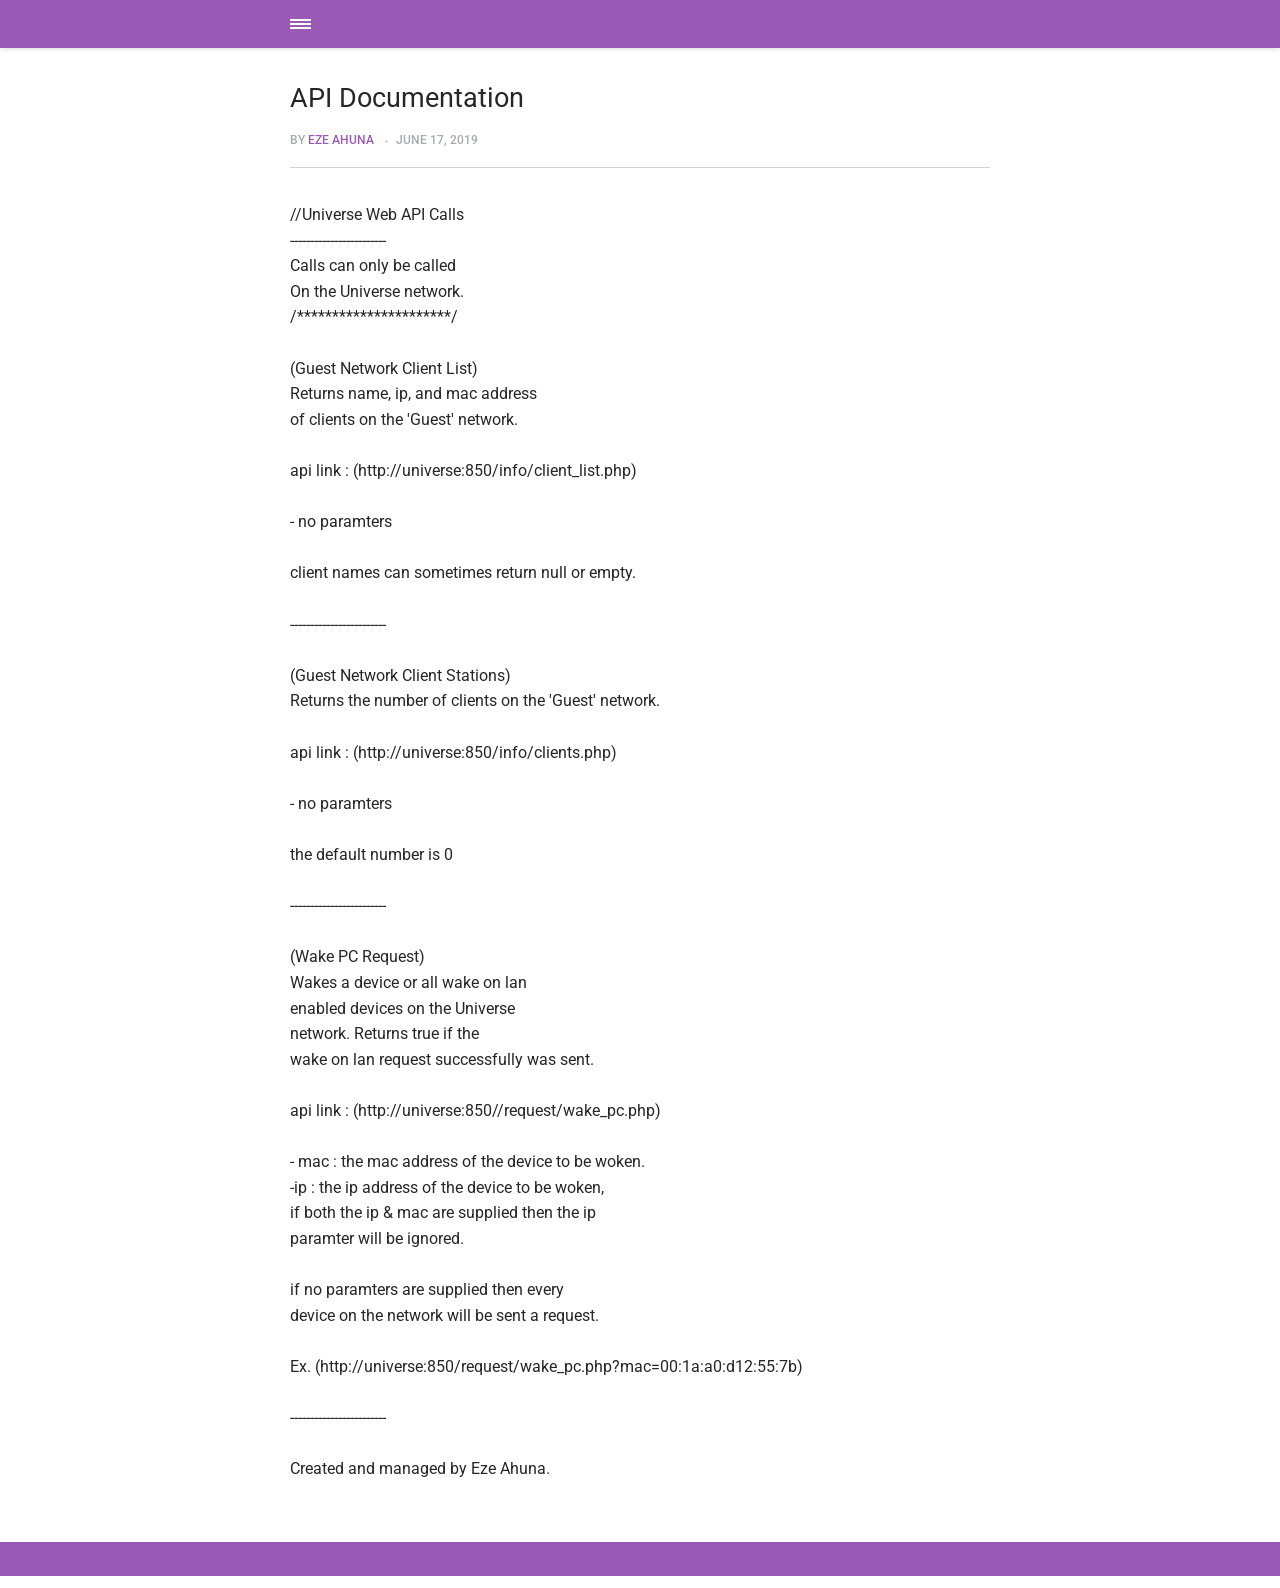
<file: amp/api-documentation.html>
<!doctype html><html amp lang="en"><head><meta charset="utf-8"><title>API Documentation</title><meta name="description" content="%sitename"><link rel="canonical" href="https://universe-blog-usa.github.io/universe-blog/api-documentation.html"><meta name="viewport" content="width=device-width,minimum-scale=1,initial-scale=1"><link href="https://fonts.googleapis.com/css?family=Roboto:400,700&display=swap" rel="stylesheet" type="text/css"><script async custom-element="amp-sidebar" src="https://cdn.ampproject.org/v0/amp-sidebar-0.1.js"></script><script async custom-element="amp-social-share" src="https://cdn.ampproject.org/v0/amp-social-share-0.1.js"></script><script async custom-element="amp-iframe" src="https://cdn.ampproject.org/v0/amp-iframe-0.1.js"></script><script async custom-element="amp-video" src="https://cdn.ampproject.org/v0/amp-video-0.1.js"></script><script type="application/ld+json">{"@context":"http://schema.org","@type":"Article","mainEntityOfPage":{"@type":"WebPage","@id":"https://universe-blog-usa.github.io/universe-blog/amp/api-documentation.html"},"headline":"API Documentation","datePublished":"2019-06-17T23:52","dateModified":"2019-07-29T19:05","image":{"@type":"ImageObject","url":"https://universe-blog-usa.github.io/universe-blog/media/posts/2/orbit.png","height":512,"width":512},"description":"//Universe Web API Calls ------------------------ Calls can only be called On the Universe network. /**********************/ (Guest Network Client List) Returns name, ip, and mac address of clients on the 'Guest' network. api link : (http://universe:850/info/client_list.php) - no paramters client names can sometimes return null or empty. ------------------------ (Guest Network Client Stations) Returns the number of clients on the 'Guest' network. api link : (http://universe:850/info/clients.php) - no paramters the default number is 0 ------------------------ (Wake PC Request) Wakes a device or all wake on lan enabled devices on the Universe network.","author":{"@type":"Person","name":"Eze Ahuna"},"publisher":{"@type":"Organization","name":"Eze Ahuna","logo":{"@type":"ImageObject","url":"https://universe-blog-usa.github.io/universe-blog/media/website/orbit_sm.png","height":false,"width":false}}}</script><style amp-custom>article,
aside,
footer,
header,
hgroup,
main,
nav,
section {
  display: block; }

*,
*:before,
*:after {
  -webkit-box-sizing: content-box;
  box-sizing: content-box;
  margin: 0;
  padding: 0; }

li {
  list-style: none; }

amp-img {
  max-width: 100%; }

button,
input,
select,
textarea {
  font: inherit; }

html {
  font-size: 1rem; }

body {
  background: #f1f1f1;
  color: #262626;
  font-family: -apple-system, BlinkMacSystemFont, "Segoe UI", Roboto, Oxygen-Sans, Ubuntu, Cantarell, "Helvetica Neue", sans-serif;
  line-height: 1.6; }

a {
  color:  #9B59B6;
  text-decoration: none;
  -webkit-transition: all 0.12s linear 0s;
  -o-transition: all 0.12s linear 0s;
  transition: all 0.12s linear 0s; }

a:hover {
  color: #262626;
  text-decoration: underline;
  -webkit-text-decoration-skip: ink;
  text-decoration-skip: ink; }

a:active {
  color: #262626; }

a:focus {
  outline: 2px dotted #9B59B6; }

figure,
blockquote,
p,
ul,
ol,
dl,
table,
hr,
fieldset {
  margin-top: 1.6rem; }

h1,
h2,
h3,
h4,
h5,
h6 {
  color: #262626;
  font-family: -apple-system, BlinkMacSystemFont, "Segoe UI", Roboto, Oxygen-Sans, Ubuntu, Cantarell, "Helvetica Neue", sans-serif;
  font-weight: 500;
  line-height: 1.2;
  margin-top: 2.13333rem; }

h1 {
  font-size: 1.67583rem;
  font-weight: normal; }

h2 {
  font-size: 1.4729rem; }

h3 {
  font-size: 1.29454rem; }

h4 {
  font-size: 1.13778rem; }

h5 {
  font-size: 1rem; }

h6 {
  font-size: 0.87891rem; }

h2 + p,
h3 + p,
h4 + p,
h5 + p,
h6 + p {
  margin-top: 0.8rem; }

b,
strong {
  font-weight: 600; }

blockquote {
  color: #6c7175;
  font-family: "Droid Serif", "Times", "Source Serif Pro", serif;
  font-style: italic;
  padding: 1.33333rem 0.53333rem 1.33333rem 3.2rem;
  position: relative; }
  blockquote:before {
    display: block;
    content: "\201C";
    font-size: 4.41226rem;
    position: absolute;
    left: 0;
    top: -12px;
    color: rgba(108, 113, 117, 0.5); }
  blockquote > :nth-child(1) {
    margin-top: 0; }

ul,
ol {
  margin-left: 2rem; }
  ul > li,
  ol > li {
    list-style: inherit;
    padding: 0 0 0.26667rem 0.26667rem; }

dl dt {
  color: #262626;
  font-weight: 600; }

code,
pre {
  background-color: #f1f1f1;
  font-family: monospace; }

pre {
  margin: 1.6rem 0 0;
  padding: 1.6rem;
  white-space: pre-wrap;
  word-wrap: break-word;
  overflow-x: auto; }
  pre > code {
    color: #262626;
    padding: 0; }

code {
  border-radius: 3px;
  color: #262626;
  padding: 0.26667rem 0.53333rem; }

table {
  border-collapse: collapse;
  border-spacing: 0;
  border: 1px solid #d4d4d4;
  width: 100%;
  overflow-x: auto;
  vertical-align: top;
  text-align: left;
  white-space: nowrap; }
  table th {
    font-weight: 500;
    padding: 0.53333rem 1.06667rem; }
  table tr {
    border-bottom: 1px solid #d4d4d4; }
    table tr:nth-child(2n) {
      background: #f1f1f1; }
  table td {
    padding: 0.53333rem 1.06667rem; }

figcaption {
  clear: both;
  color: rgba(108, 113, 117, 0.6);
  font-size: 0.82397rem;
  margin: 0.8rem 0 0;
  text-align: center; }

sub,
sup {
  font-size: 65%; }

hr {
  border: 0;
  height: 0;
  border-top: 1px solid rgba(0, 0, 0, 0.1);
  border-bottom: 1px solid rgba(255, 255, 255, 0.3); }

.btn, [type=button],
[type=submit],
button {
  background: #9B59B6;
  border: none;
  border-radius: 2px;
  color: #ffffff;
  cursor: pointer;
  display: inline-block;
  font-size: 0.87891rem;
  font-weight: 500;
  line-height: 1.9;
  padding: 0.53333rem 1.33333rem;
  text-align: center;
  text-decoration: none;
  -webkit-transition: all .15s ease;
  -o-transition: all .15s ease;
  transition: all .15s ease;
  width: auto; }
  .btn:hover, [type=button]:hover,
  [type=submit]:hover,
  button:hover {
    background: #262626;
    color: #ffffff; }
  .btn:focus, [type=button]:focus,
  [type=submit]:focus,
  button:focus {
    outline: none; }
  .btn-outline {
    border: 1px solid #ddd;
    background: #ffffff;
    border-radius: 3px;
    color: #262626; }

[type=button],
[type=submit],
button {
  text-transform: uppercase;
  -webkit-appearance: none;
  -moz-appearance: none; }

.navbar {
  background: #9B59B6;
  -webkit-box-shadow: 0 0 6px 0 rgba(0, 0, 0, 0.2);
  box-shadow: 0 0 6px 0 rgba(0, 0, 0, 0.2);
  line-height: 3;
  max-height: 4rem; }
  .navbar > div {
    -webkit-box-align: center;
    -ms-flex-align: center;
    align-items: center;
    display: -webkit-box;
    display: -ms-flexbox;
    display: flex;
    -webkit-box-pack: center;
    -ms-flex-pack: center;
    justify-content: center;
    text-align: left;
    max-width: 700px;
    margin: 0 auto; }
  .navbar a {
    color: #ffffff;
    text-decoration: none; }
  .navbar-sidebar-toggle {
    left: 0;
    position: relative;
    text-indent: -99999rem; }
    .navbar-sidebar-toggle:before {
      content: "";
      display: block;
      border-top: 0.375rem double #ffffff;
      border-bottom: 0.125rem solid #ffffff;
      height: 0.125rem;
      position: absolute;
      text-indent: 0;
      top: 50%;
      width: 1.3rem;
      -webkit-transform: translate(0px, -50%);
      -ms-transform: translate(0px, -50%);
      transform: translate(0px, -50%); }


.logo {
            background-image: url('https://universe-blog-usa.github.io/universe-blog/media/website/orbit_sm.png');
            background-size: auto 2rem;
            background-repeat: no-repeat;
            background-position: center center;
            display: inline-block;
  font-weight: 600;
  line-height: 1;
            margin: 0 auto;
            height: 2rem;
            text-indent: -9999px;
            width: 240px;vertical-align: middle;
        }
        .logo.logo-text {
            line-height: 2;
            text-align: center;
            text-indent: 0;
        }

amp-sidebar {
  background: #ffffff;
  width: 240px; }
  amp-sidebar > ul {
    margin: 0.8rem 0 0;
    padding: 0; }
    amp-sidebar > ul ul {
      border-left: 1px solid #d4d4d4;
      margin: 0.53333rem 0 0; }
    amp-sidebar > ul li {
      color: #262626;
      font-size: 0.9375rem;
      font-weight: 600;
      list-style: none;
      line-height: 1.4;
      padding: 0.42667rem 1.06667rem; }
      amp-sidebar > ul li li {
        font-weight: normal;
        padding: 0.26667rem 0 0.26667rem 1.06667rem; }
    amp-sidebar > ul a,
    amp-sidebar > ul a:visited {
      color: #262626; }

.bg-white {
  background: #ffffff; }

.wrap-page {
  max-width: 700px;
  margin: 0 auto; }

@media all and (max-width: 43.6875em) {
  .wrap-inner {
    padding: 0 6%; } }

.page-title {
  background: #ffffff;
  -webkit-box-shadow: 0 2px 3px rgba(38, 38, 38, 0.1);
  box-shadow: 0 2px 3px rgba(38, 38, 38, 0.1);
  margin-bottom: 0.8rem;
  padding: 1.6rem 6%; }
  .page-title > h1 {
    margin: 0;
    font-size: 1.29454rem; }
  .page-title > p {
    font-size: 0.87891rem;
    color: #6c7175;
    line-height: 1.3;
    margin: 0.26667rem 0 0; }
  .page-title-author {
    border-radius: 50%;
    float: left;
    height: 2.5rem;
    width: 2.5rem; }
    .page-title-author + h1 {
      margin-left: 3.5rem; }
      .page-title-author + h1 + p {
        margin-left: 3.5rem; }

.card {
  background: #ffffff;
  -webkit-box-shadow: 0 2px 3px rgba(38, 38, 38, 0.1);
  box-shadow: 0 2px 3px rgba(38, 38, 38, 0.1);
  margin-bottom: 0.8rem;
  padding-bottom: 1.06667rem; }

  .card-meta {
    border-top: 1px solid #d4d4d4;
    color: rgba(108, 113, 117, 0.6);
    font-size: 0.7242rem;
    font-weight: 500;
    margin-top: 1.06667rem;
    padding-top: 1.06667rem;
    text-transform: uppercase; }
    .card-meta a + time:before {
      content: "";
      background: #d4d4d4;
      display: inline-block;
      height: 3px;
      margin: 0 8px;
      width: 3px;
      vertical-align: middle;
      border-radius: 50%; }
  .card-text {
    font-size: 0.9375rem;
    overflow: hidden;
    padding: 0 6%; }
    .card-text h2 {
      font-size: 1.13778rem; }

.post {
  margin-bottom: 2.13333rem; }
  .post-featured-image {
    margin-top: 0;
    position: relative; }
    .post-featured-image > figcaption {
      background: rgba(0, 0, 0, 0.5);
      border-radius: 3px;
      color: #ffffff;
      position: absolute;
      bottom: 0.8rem;
      padding: 0 0.26667rem;
      right: 6%; }
  .post-header {
    margin-bottom: 2.13333rem; }
  .post-meta {
    border-bottom: 1px solid #d4d4d4;
    color: rgba(108, 113, 117, 0.6);
    font-size: 0.7242rem;
    font-weight: 500;
    margin-top: 1.06667rem;
    padding-bottom: 1.06667rem;
    text-transform: uppercase; }
    .post-meta a + time:before {
      content: "";
      background: #d4d4d4;
      display: inline-block;
      height: 3px;
      margin: 0 8px;
      width: 3px;
      vertical-align: middle;
      border-radius: 50%; }
  .post-tag {
    margin: 0; }
    .post-tag > li {
      display: inline-block;
      padding: 0; }
      .post-tag > li a {
        background: #f1f1f1;
        border-radius: 2px;
        color: #6c7175;
        font-size: 0.77248rem;
        display: inline-block;
        margin: 0 0.26667rem 0.26667rem 0;
        padding: 0.26667rem 0.53333rem; }
        .post-tag > li a:hover {
          background: #9B59B6;
          color: #ffffff;
          text-decoration: none; }
  .post-share {
    display: -webkit-box;
    display: -ms-flexbox;
    display: flex;
    -webkit-box-orient: horizontal;
    -webkit-box-direction: normal;
    -ms-flex-direction: row;
    flex-direction: row;
    -webkit-box-pack: justify;
    -ms-flex-pack: justify;
    justify-content: space-between;
    margin-top: 1.6rem;
    width: 100%; }
    .post-share amp-social-share {
      -webkit-box-flex: 1;
      -ms-flex: 1 0 auto;
      flex: 1 0 auto;
      background-size: 24px; }
  .post-scroll {
    color: #ffffff;
    background: #9B59B6;
    bottom: 10px;
    border-radius: 50%;
    border: none;
    -webkit-box-shadow: 0 1px 1.5px 0 rgba(38, 38, 38, 0.12), 0 1px 1px 0 rgba(38, 38, 38, 0.24);
    box-shadow: 0 1px 1.5px 0 rgba(38, 38, 38, 0.12), 0 1px 1px 0 rgba(38, 38, 38, 0.24);
    font-size: 1.13778rem;
    height: 46px;
    opacity: 0;
    outline: none;
    position: fixed;
    padding: 0;
    right: 4%;
    visibility: hidden;
    width: 46px;
    z-index: 9999; }
    .post-scroll-marker {
      height: 0px;
      position: absolute;
      top: 100px;
      width: 0px; }
        .post-pagination {
    background: #f1f1f1;
    -webkit-box-shadow: inset 0 2px 3px rgba(38, 38, 38, 0.1);
    box-shadow: inset 0 2px 3px rgba(38, 38, 38, 0.1);
    border-top: 1px solid #d4d4d4;
    padding: 1.06667rem 0; }
    .post-pagination > div {
      line-height: 1.2;
      padding: 0.53333rem 1.06667rem;
      text-align: center; }
      .post-pagination > div span {
        display: block;
        color: #6c7175;
        font-size: 0.7242rem;
        font-weight: 500;
        margin-bottom: 0.26667rem;
        text-transform: uppercase; }
    .post-pagination-prev a:before {
      content: "\2190";
      margin-right: 0.26667rem; }
    .post-pagination-next a:after {
      content: "\2192";
      margin-left: 0.26667rem; }

aside {
  margin: 1.6rem 0 0; }

.align-left {
  text-align: left; }

.align-right {
  text-align: right; }

.align-center {
  text-align: center; }

.align-justify {
  text-align: justify; }

.msg {
  border-left: 2px solid transparent;
  padding: 1.06667rem 1.06667rem; }
  .msg--highlight {
    background-color: #fff8e6;
    border-color: #e2ac4f; }
  .msg--info {
    background: rgba(45, 97, 201, 0.03);
    border-color: #9B59B6; }
  .msg--success {
    background: #f7fbf6;
    border-color: #5ab44b; }
  .msg--warning {
    background: #fff3f3;
    border-color: #c06367;
    color: #a94442; }

.dropcap:first-letter {
  float: left;
  font-family: -apple-system, BlinkMacSystemFont, "Segoe UI", Roboto, Oxygen-Sans, Ubuntu, Cantarell, "Helvetica Neue", sans-serif;
  font-size: 2.16943rem;
  line-height: 0.7;
  margin-right: 0.53333rem;
  padding: 0.53333rem 0.53333rem 0.53333rem 0; }

.pagination {
  display: -webkit-box;
  display: -ms-flexbox;
  display: flex;
  -webkit-box-pack: justify;
  -ms-flex-pack: justify;
  justify-content: space-between;
  margin: 0.8rem 0; }
  .pagination > a {
    padding-left: 0;
    padding-right: 0;
    width: 49%; }
  .pagination-right {
    margin-left: auto; }

.bottom {
  background: #9B59B6;
  color: #ffffff;
  padding: 1.06667rem 4%;
  text-align: center; }</style><style amp-boilerplate>body{-webkit-animation:-amp-start 8s steps(1,end) 0s 1 normal both;-moz-animation:-amp-start 8s steps(1,end) 0s 1 normal both;-ms-animation:-amp-start 8s steps(1,end) 0s 1 normal both;animation:-amp-start 8s steps(1,end) 0s 1 normal both}@-webkit-keyframes -amp-start{from{visibility:hidden}to{visibility:visible}}@-moz-keyframes -amp-start{from{visibility:hidden}to{visibility:visible}}@-ms-keyframes -amp-start{from{visibility:hidden}to{visibility:visible}}@-o-keyframes -amp-start{from{visibility:hidden}to{visibility:visible}}@keyframes -amp-start{from{visibility:hidden}to{visibility:visible}}</style><noscript><style amp-boilerplate>body{-webkit-animation:none;-moz-animation:none;-ms-animation:none;animation:none}</style></noscript><script async src="https://cdn.ampproject.org/v0.js"></script><script custom-element="amp-animation" src="https://cdn.ampproject.org/v0/amp-animation-0.1.js" async></script><script custom-element="amp-position-observer" src="https://cdn.ampproject.org/v0/amp-position-observer-0.1.js" async></script></head><body class="bg-white"><nav class="navbar wrap-inner" id="top"><div><a on="tap:navbar-sidebar.toggle" class="navbar-sidebar-toggle" title="Menu">Menu</a> <a class="logo" href="https://universe-blog-usa.github.io/universe-blog/amp/">Universe Blog</a></div></nav><main class="wrap-page"><article class="post"><figure class="post-featured-image"><amp-img src="https://universe-blog-usa.github.io/universe-blog/media/posts/2/orbit.png" alt="" srcset="https://universe-blog-usa.github.io/universe-blog/media/posts/2/responsive/orbit-xs.png 300w ,https://universe-blog-usa.github.io/universe-blog/media/posts/2/responsive/orbit-sm.png 480w ,https://universe-blog-usa.github.io/universe-blog/media/posts/2/responsive/orbit-md.png 768w" sizes="(max-width: 768px) 100vw, 768px" height="512" layout="responsive" width="512"></amp-img></figure><div class="wrap-inner"><header class="post-header"><h1>API Documentation</h1><p class="post-meta">By <a href="https://universe-blog-usa.github.io/universe-blog/amp/authors/eze-ahuna/" rel="nofollow" title="Eze Ahuna">Eze Ahuna</a> <time datetime="2019-06-17T23:52">June 17, 2019</time></p></header>//Universe Web API Calls<br>------------------------<br>Calls can only be called<br>On the Universe network.<br>/**********************/<br><br>(Guest Network Client List)<br>Returns name, ip, and mac address<br>of clients on the 'Guest' network.<br><br>api link : (http://universe:850/info/client_list.php)<br><br>- no paramters<br><br>client names can sometimes return null or empty.<br><br>------------------------<br><br>(Guest Network Client Stations)<br>Returns the number of clients on the 'Guest' network.<br><br>api link : (http://universe:850/info/clients.php)<br><br>- no paramters<br><br>the default number is 0<br><br>------------------------<br><br>(Wake PC Request)<br>Wakes a device or all wake on lan<br>enabled devices on the Universe<br>network. Returns true if the<br>wake on lan request successfully was sent.<br><br>api link : (http://universe:850//request/wake_pc.php)<br><br>- mac : the mac address of the device to be woken.<br>-ip : the ip address of the device to be woken,<br>if both the ip &amp; mac are supplied then the ip<br>paramter will be ignored.<br><br>if no paramters are supplied then every<br>device on the network will be sent a request.<br><br>Ex. (http://universe:850/request/wake_pc.php?mac=00:1a:a0:d12:55:7b)<br><br>------------------------<br><br>Created and managed by Eze Ahuna.<aside><div class="post-share"><amp-social-share type="system" width="40" height="40" data-param-text="API Documentation"></amp-social-share></div></aside></div></article></main><amp-animation id="showAnim" layout="nodisplay"><script type="application/json">{
                    "duration": "200ms",
                    "fill": "both",
                    "iterations": "1",
                    "direction": "alternate",
                    "animations": [{
                        "selector": ".post-scroll",
                        "keyframes": [{
                            "opacity": "1",
                            "visibility": "visible",
                            "transform": "scale(1)"
                        }]
                    }]
                }</script></amp-animation><amp-animation id="hideAnim" layout="nodisplay"><script type="application/json">{
                    "duration": "200ms",
                    "fill": "both",
                    "iterations": "1",
                    "direction": "alternate",
                    "animations": [{
                        "selector": ".post-scroll",
                        "keyframes": [{
                            "opacity": "0",
                            "visibility": "hidden",
                            "transform": "scale(0.1)"
                        }]
                    }]
                }</script></amp-animation><div class="post-scroll-marker"><amp-position-observer on="enter:hideAnim.start; exit:showAnim.start" layout="nodisplay"></amp-position-observer></div><button class="post-scroll" on="tap:top.scrollTo(duration=200)">&#8593;</button><footer class="bottom"></footer><amp-sidebar id="navbar-sidebar" layout="nodisplay"><ul></ul></amp-sidebar></body></html>
</file>
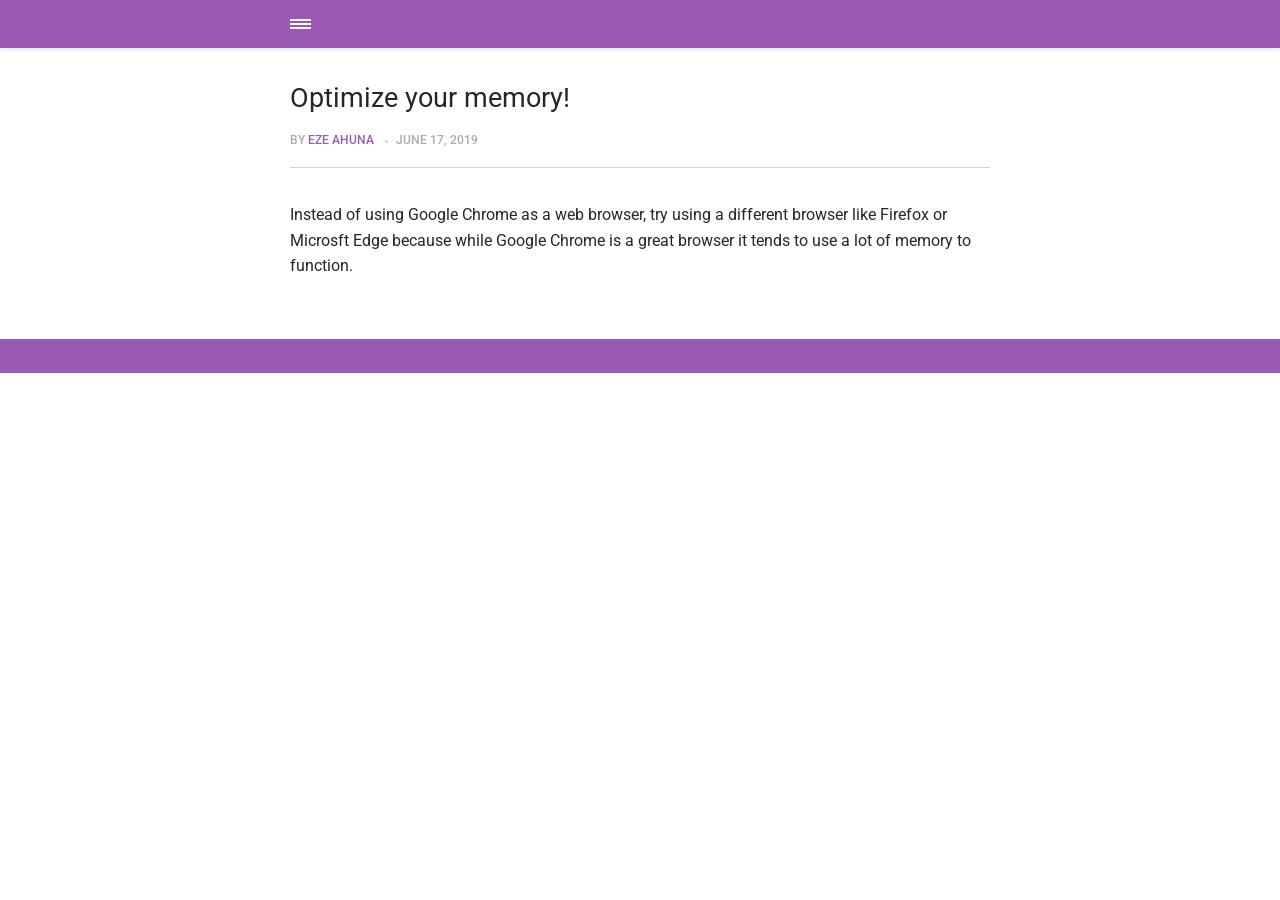
<file: amp/optimize-your-memory.html>
<!doctype html><html amp lang="en"><head><meta charset="utf-8"><title>Optimize your memory!</title><meta name="description" content="%sitename"><link rel="canonical" href="https://universe-blog-usa.github.io/universe-blog/optimize-your-memory.html"><meta name="viewport" content="width=device-width,minimum-scale=1,initial-scale=1"><link href="https://fonts.googleapis.com/css?family=Roboto:400,700&display=swap" rel="stylesheet" type="text/css"><script async custom-element="amp-sidebar" src="https://cdn.ampproject.org/v0/amp-sidebar-0.1.js"></script><script async custom-element="amp-social-share" src="https://cdn.ampproject.org/v0/amp-social-share-0.1.js"></script><script async custom-element="amp-iframe" src="https://cdn.ampproject.org/v0/amp-iframe-0.1.js"></script><script async custom-element="amp-video" src="https://cdn.ampproject.org/v0/amp-video-0.1.js"></script><script type="application/ld+json">{"@context":"http://schema.org","@type":"Article","mainEntityOfPage":{"@type":"WebPage","@id":"https://universe-blog-usa.github.io/universe-blog/amp/optimize-your-memory.html"},"headline":"Optimize your memory!","datePublished":"2019-06-17T23:57","dateModified":"2019-06-17T23:57","image":{"@type":"ImageObject","url":"https://universe-blog-usa.github.io/universe-blog/media/website/orbit_sm.png","height":false,"width":false},"description":"Instead of using Google Chrome as a web browser, try using a different browser like Firefox or Microsft Edge because while Google Chrome is a great browser it tends to use a lot of memory to function.","author":{"@type":"Person","name":"Eze Ahuna"},"publisher":{"@type":"Organization","name":"Eze Ahuna","logo":{"@type":"ImageObject","url":"https://universe-blog-usa.github.io/universe-blog/media/website/orbit_sm.png","height":false,"width":false}}}</script><style amp-custom>article,
aside,
footer,
header,
hgroup,
main,
nav,
section {
  display: block; }

*,
*:before,
*:after {
  -webkit-box-sizing: content-box;
  box-sizing: content-box;
  margin: 0;
  padding: 0; }

li {
  list-style: none; }

amp-img {
  max-width: 100%; }

button,
input,
select,
textarea {
  font: inherit; }

html {
  font-size: 1rem; }

body {
  background: #f1f1f1;
  color: #262626;
  font-family: -apple-system, BlinkMacSystemFont, "Segoe UI", Roboto, Oxygen-Sans, Ubuntu, Cantarell, "Helvetica Neue", sans-serif;
  line-height: 1.6; }

a {
  color:  #9B59B6;
  text-decoration: none;
  -webkit-transition: all 0.12s linear 0s;
  -o-transition: all 0.12s linear 0s;
  transition: all 0.12s linear 0s; }

a:hover {
  color: #262626;
  text-decoration: underline;
  -webkit-text-decoration-skip: ink;
  text-decoration-skip: ink; }

a:active {
  color: #262626; }

a:focus {
  outline: 2px dotted #9B59B6; }

figure,
blockquote,
p,
ul,
ol,
dl,
table,
hr,
fieldset {
  margin-top: 1.6rem; }

h1,
h2,
h3,
h4,
h5,
h6 {
  color: #262626;
  font-family: -apple-system, BlinkMacSystemFont, "Segoe UI", Roboto, Oxygen-Sans, Ubuntu, Cantarell, "Helvetica Neue", sans-serif;
  font-weight: 500;
  line-height: 1.2;
  margin-top: 2.13333rem; }

h1 {
  font-size: 1.67583rem;
  font-weight: normal; }

h2 {
  font-size: 1.4729rem; }

h3 {
  font-size: 1.29454rem; }

h4 {
  font-size: 1.13778rem; }

h5 {
  font-size: 1rem; }

h6 {
  font-size: 0.87891rem; }

h2 + p,
h3 + p,
h4 + p,
h5 + p,
h6 + p {
  margin-top: 0.8rem; }

b,
strong {
  font-weight: 600; }

blockquote {
  color: #6c7175;
  font-family: "Droid Serif", "Times", "Source Serif Pro", serif;
  font-style: italic;
  padding: 1.33333rem 0.53333rem 1.33333rem 3.2rem;
  position: relative; }
  blockquote:before {
    display: block;
    content: "\201C";
    font-size: 4.41226rem;
    position: absolute;
    left: 0;
    top: -12px;
    color: rgba(108, 113, 117, 0.5); }
  blockquote > :nth-child(1) {
    margin-top: 0; }

ul,
ol {
  margin-left: 2rem; }
  ul > li,
  ol > li {
    list-style: inherit;
    padding: 0 0 0.26667rem 0.26667rem; }

dl dt {
  color: #262626;
  font-weight: 600; }

code,
pre {
  background-color: #f1f1f1;
  font-family: monospace; }

pre {
  margin: 1.6rem 0 0;
  padding: 1.6rem;
  white-space: pre-wrap;
  word-wrap: break-word;
  overflow-x: auto; }
  pre > code {
    color: #262626;
    padding: 0; }

code {
  border-radius: 3px;
  color: #262626;
  padding: 0.26667rem 0.53333rem; }

table {
  border-collapse: collapse;
  border-spacing: 0;
  border: 1px solid #d4d4d4;
  width: 100%;
  overflow-x: auto;
  vertical-align: top;
  text-align: left;
  white-space: nowrap; }
  table th {
    font-weight: 500;
    padding: 0.53333rem 1.06667rem; }
  table tr {
    border-bottom: 1px solid #d4d4d4; }
    table tr:nth-child(2n) {
      background: #f1f1f1; }
  table td {
    padding: 0.53333rem 1.06667rem; }

figcaption {
  clear: both;
  color: rgba(108, 113, 117, 0.6);
  font-size: 0.82397rem;
  margin: 0.8rem 0 0;
  text-align: center; }

sub,
sup {
  font-size: 65%; }

hr {
  border: 0;
  height: 0;
  border-top: 1px solid rgba(0, 0, 0, 0.1);
  border-bottom: 1px solid rgba(255, 255, 255, 0.3); }

.btn, [type=button],
[type=submit],
button {
  background: #9B59B6;
  border: none;
  border-radius: 2px;
  color: #ffffff;
  cursor: pointer;
  display: inline-block;
  font-size: 0.87891rem;
  font-weight: 500;
  line-height: 1.9;
  padding: 0.53333rem 1.33333rem;
  text-align: center;
  text-decoration: none;
  -webkit-transition: all .15s ease;
  -o-transition: all .15s ease;
  transition: all .15s ease;
  width: auto; }
  .btn:hover, [type=button]:hover,
  [type=submit]:hover,
  button:hover {
    background: #262626;
    color: #ffffff; }
  .btn:focus, [type=button]:focus,
  [type=submit]:focus,
  button:focus {
    outline: none; }
  .btn-outline {
    border: 1px solid #ddd;
    background: #ffffff;
    border-radius: 3px;
    color: #262626; }

[type=button],
[type=submit],
button {
  text-transform: uppercase;
  -webkit-appearance: none;
  -moz-appearance: none; }

.navbar {
  background: #9B59B6;
  -webkit-box-shadow: 0 0 6px 0 rgba(0, 0, 0, 0.2);
  box-shadow: 0 0 6px 0 rgba(0, 0, 0, 0.2);
  line-height: 3;
  max-height: 4rem; }
  .navbar > div {
    -webkit-box-align: center;
    -ms-flex-align: center;
    align-items: center;
    display: -webkit-box;
    display: -ms-flexbox;
    display: flex;
    -webkit-box-pack: center;
    -ms-flex-pack: center;
    justify-content: center;
    text-align: left;
    max-width: 700px;
    margin: 0 auto; }
  .navbar a {
    color: #ffffff;
    text-decoration: none; }
  .navbar-sidebar-toggle {
    left: 0;
    position: relative;
    text-indent: -99999rem; }
    .navbar-sidebar-toggle:before {
      content: "";
      display: block;
      border-top: 0.375rem double #ffffff;
      border-bottom: 0.125rem solid #ffffff;
      height: 0.125rem;
      position: absolute;
      text-indent: 0;
      top: 50%;
      width: 1.3rem;
      -webkit-transform: translate(0px, -50%);
      -ms-transform: translate(0px, -50%);
      transform: translate(0px, -50%); }


.logo {
            background-image: url('https://universe-blog-usa.github.io/universe-blog/media/website/orbit_sm.png');
            background-size: auto 2rem;
            background-repeat: no-repeat;
            background-position: center center;
            display: inline-block;
  font-weight: 600;
  line-height: 1;
            margin: 0 auto;
            height: 2rem;
            text-indent: -9999px;
            width: 240px;vertical-align: middle;
        }
        .logo.logo-text {
            line-height: 2;
            text-align: center;
            text-indent: 0;
        }

amp-sidebar {
  background: #ffffff;
  width: 240px; }
  amp-sidebar > ul {
    margin: 0.8rem 0 0;
    padding: 0; }
    amp-sidebar > ul ul {
      border-left: 1px solid #d4d4d4;
      margin: 0.53333rem 0 0; }
    amp-sidebar > ul li {
      color: #262626;
      font-size: 0.9375rem;
      font-weight: 600;
      list-style: none;
      line-height: 1.4;
      padding: 0.42667rem 1.06667rem; }
      amp-sidebar > ul li li {
        font-weight: normal;
        padding: 0.26667rem 0 0.26667rem 1.06667rem; }
    amp-sidebar > ul a,
    amp-sidebar > ul a:visited {
      color: #262626; }

.bg-white {
  background: #ffffff; }

.wrap-page {
  max-width: 700px;
  margin: 0 auto; }

@media all and (max-width: 43.6875em) {
  .wrap-inner {
    padding: 0 6%; } }

.page-title {
  background: #ffffff;
  -webkit-box-shadow: 0 2px 3px rgba(38, 38, 38, 0.1);
  box-shadow: 0 2px 3px rgba(38, 38, 38, 0.1);
  margin-bottom: 0.8rem;
  padding: 1.6rem 6%; }
  .page-title > h1 {
    margin: 0;
    font-size: 1.29454rem; }
  .page-title > p {
    font-size: 0.87891rem;
    color: #6c7175;
    line-height: 1.3;
    margin: 0.26667rem 0 0; }
  .page-title-author {
    border-radius: 50%;
    float: left;
    height: 2.5rem;
    width: 2.5rem; }
    .page-title-author + h1 {
      margin-left: 3.5rem; }
      .page-title-author + h1 + p {
        margin-left: 3.5rem; }

.card {
  background: #ffffff;
  -webkit-box-shadow: 0 2px 3px rgba(38, 38, 38, 0.1);
  box-shadow: 0 2px 3px rgba(38, 38, 38, 0.1);
  margin-bottom: 0.8rem;
  padding-bottom: 1.06667rem; }

  .card-meta {
    border-top: 1px solid #d4d4d4;
    color: rgba(108, 113, 117, 0.6);
    font-size: 0.7242rem;
    font-weight: 500;
    margin-top: 1.06667rem;
    padding-top: 1.06667rem;
    text-transform: uppercase; }
    .card-meta a + time:before {
      content: "";
      background: #d4d4d4;
      display: inline-block;
      height: 3px;
      margin: 0 8px;
      width: 3px;
      vertical-align: middle;
      border-radius: 50%; }
  .card-text {
    font-size: 0.9375rem;
    overflow: hidden;
    padding: 0 6%; }
    .card-text h2 {
      font-size: 1.13778rem; }

.post {
  margin-bottom: 2.13333rem; }
  .post-featured-image {
    margin-top: 0;
    position: relative; }
    .post-featured-image > figcaption {
      background: rgba(0, 0, 0, 0.5);
      border-radius: 3px;
      color: #ffffff;
      position: absolute;
      bottom: 0.8rem;
      padding: 0 0.26667rem;
      right: 6%; }
  .post-header {
    margin-bottom: 2.13333rem; }
  .post-meta {
    border-bottom: 1px solid #d4d4d4;
    color: rgba(108, 113, 117, 0.6);
    font-size: 0.7242rem;
    font-weight: 500;
    margin-top: 1.06667rem;
    padding-bottom: 1.06667rem;
    text-transform: uppercase; }
    .post-meta a + time:before {
      content: "";
      background: #d4d4d4;
      display: inline-block;
      height: 3px;
      margin: 0 8px;
      width: 3px;
      vertical-align: middle;
      border-radius: 50%; }
  .post-tag {
    margin: 0; }
    .post-tag > li {
      display: inline-block;
      padding: 0; }
      .post-tag > li a {
        background: #f1f1f1;
        border-radius: 2px;
        color: #6c7175;
        font-size: 0.77248rem;
        display: inline-block;
        margin: 0 0.26667rem 0.26667rem 0;
        padding: 0.26667rem 0.53333rem; }
        .post-tag > li a:hover {
          background: #9B59B6;
          color: #ffffff;
          text-decoration: none; }
  .post-share {
    display: -webkit-box;
    display: -ms-flexbox;
    display: flex;
    -webkit-box-orient: horizontal;
    -webkit-box-direction: normal;
    -ms-flex-direction: row;
    flex-direction: row;
    -webkit-box-pack: justify;
    -ms-flex-pack: justify;
    justify-content: space-between;
    margin-top: 1.6rem;
    width: 100%; }
    .post-share amp-social-share {
      -webkit-box-flex: 1;
      -ms-flex: 1 0 auto;
      flex: 1 0 auto;
      background-size: 24px; }
  .post-scroll {
    color: #ffffff;
    background: #9B59B6;
    bottom: 10px;
    border-radius: 50%;
    border: none;
    -webkit-box-shadow: 0 1px 1.5px 0 rgba(38, 38, 38, 0.12), 0 1px 1px 0 rgba(38, 38, 38, 0.24);
    box-shadow: 0 1px 1.5px 0 rgba(38, 38, 38, 0.12), 0 1px 1px 0 rgba(38, 38, 38, 0.24);
    font-size: 1.13778rem;
    height: 46px;
    opacity: 0;
    outline: none;
    position: fixed;
    padding: 0;
    right: 4%;
    visibility: hidden;
    width: 46px;
    z-index: 9999; }
    .post-scroll-marker {
      height: 0px;
      position: absolute;
      top: 100px;
      width: 0px; }
        .post-pagination {
    background: #f1f1f1;
    -webkit-box-shadow: inset 0 2px 3px rgba(38, 38, 38, 0.1);
    box-shadow: inset 0 2px 3px rgba(38, 38, 38, 0.1);
    border-top: 1px solid #d4d4d4;
    padding: 1.06667rem 0; }
    .post-pagination > div {
      line-height: 1.2;
      padding: 0.53333rem 1.06667rem;
      text-align: center; }
      .post-pagination > div span {
        display: block;
        color: #6c7175;
        font-size: 0.7242rem;
        font-weight: 500;
        margin-bottom: 0.26667rem;
        text-transform: uppercase; }
    .post-pagination-prev a:before {
      content: "\2190";
      margin-right: 0.26667rem; }
    .post-pagination-next a:after {
      content: "\2192";
      margin-left: 0.26667rem; }

aside {
  margin: 1.6rem 0 0; }

.align-left {
  text-align: left; }

.align-right {
  text-align: right; }

.align-center {
  text-align: center; }

.align-justify {
  text-align: justify; }

.msg {
  border-left: 2px solid transparent;
  padding: 1.06667rem 1.06667rem; }
  .msg--highlight {
    background-color: #fff8e6;
    border-color: #e2ac4f; }
  .msg--info {
    background: rgba(45, 97, 201, 0.03);
    border-color: #9B59B6; }
  .msg--success {
    background: #f7fbf6;
    border-color: #5ab44b; }
  .msg--warning {
    background: #fff3f3;
    border-color: #c06367;
    color: #a94442; }

.dropcap:first-letter {
  float: left;
  font-family: -apple-system, BlinkMacSystemFont, "Segoe UI", Roboto, Oxygen-Sans, Ubuntu, Cantarell, "Helvetica Neue", sans-serif;
  font-size: 2.16943rem;
  line-height: 0.7;
  margin-right: 0.53333rem;
  padding: 0.53333rem 0.53333rem 0.53333rem 0; }

.pagination {
  display: -webkit-box;
  display: -ms-flexbox;
  display: flex;
  -webkit-box-pack: justify;
  -ms-flex-pack: justify;
  justify-content: space-between;
  margin: 0.8rem 0; }
  .pagination > a {
    padding-left: 0;
    padding-right: 0;
    width: 49%; }
  .pagination-right {
    margin-left: auto; }

.bottom {
  background: #9B59B6;
  color: #ffffff;
  padding: 1.06667rem 4%;
  text-align: center; }</style><style amp-boilerplate>body{-webkit-animation:-amp-start 8s steps(1,end) 0s 1 normal both;-moz-animation:-amp-start 8s steps(1,end) 0s 1 normal both;-ms-animation:-amp-start 8s steps(1,end) 0s 1 normal both;animation:-amp-start 8s steps(1,end) 0s 1 normal both}@-webkit-keyframes -amp-start{from{visibility:hidden}to{visibility:visible}}@-moz-keyframes -amp-start{from{visibility:hidden}to{visibility:visible}}@-ms-keyframes -amp-start{from{visibility:hidden}to{visibility:visible}}@-o-keyframes -amp-start{from{visibility:hidden}to{visibility:visible}}@keyframes -amp-start{from{visibility:hidden}to{visibility:visible}}</style><noscript><style amp-boilerplate>body{-webkit-animation:none;-moz-animation:none;-ms-animation:none;animation:none}</style></noscript><script async src="https://cdn.ampproject.org/v0.js"></script><script custom-element="amp-animation" src="https://cdn.ampproject.org/v0/amp-animation-0.1.js" async></script><script custom-element="amp-position-observer" src="https://cdn.ampproject.org/v0/amp-position-observer-0.1.js" async></script></head><body class="bg-white"><nav class="navbar wrap-inner" id="top"><div><a on="tap:navbar-sidebar.toggle" class="navbar-sidebar-toggle" title="Menu">Menu</a> <a class="logo" href="https://universe-blog-usa.github.io/universe-blog/amp/">Universe Blog</a></div></nav><main class="wrap-page"><article class="post"><div class="wrap-inner"><header class="post-header"><h1>Optimize your memory!</h1><p class="post-meta">By <a href="https://universe-blog-usa.github.io/universe-blog/amp/authors/eze-ahuna/" rel="nofollow" title="Eze Ahuna">Eze Ahuna</a> <time datetime="2019-06-17T23:57">June 17, 2019</time></p></header>Instead of using Google Chrome as a web browser, try using a different browser like Firefox or Microsft Edge because while Google Chrome is a great browser it tends to use a lot of memory to function.<aside><div class="post-share"><amp-social-share type="system" width="40" height="40" data-param-text="Optimize your memory!"></amp-social-share></div></aside></div></article></main><amp-animation id="showAnim" layout="nodisplay"><script type="application/json">{
                    "duration": "200ms",
                    "fill": "both",
                    "iterations": "1",
                    "direction": "alternate",
                    "animations": [{
                        "selector": ".post-scroll",
                        "keyframes": [{
                            "opacity": "1",
                            "visibility": "visible",
                            "transform": "scale(1)"
                        }]
                    }]
                }</script></amp-animation><amp-animation id="hideAnim" layout="nodisplay"><script type="application/json">{
                    "duration": "200ms",
                    "fill": "both",
                    "iterations": "1",
                    "direction": "alternate",
                    "animations": [{
                        "selector": ".post-scroll",
                        "keyframes": [{
                            "opacity": "0",
                            "visibility": "hidden",
                            "transform": "scale(0.1)"
                        }]
                    }]
                }</script></amp-animation><div class="post-scroll-marker"><amp-position-observer on="enter:hideAnim.start; exit:showAnim.start" layout="nodisplay"></amp-position-observer></div><button class="post-scroll" on="tap:top.scrollTo(duration=200)">&#8593;</button><footer class="bottom"></footer><amp-sidebar id="navbar-sidebar" layout="nodisplay"><ul></ul></amp-sidebar></body></html>
</file>
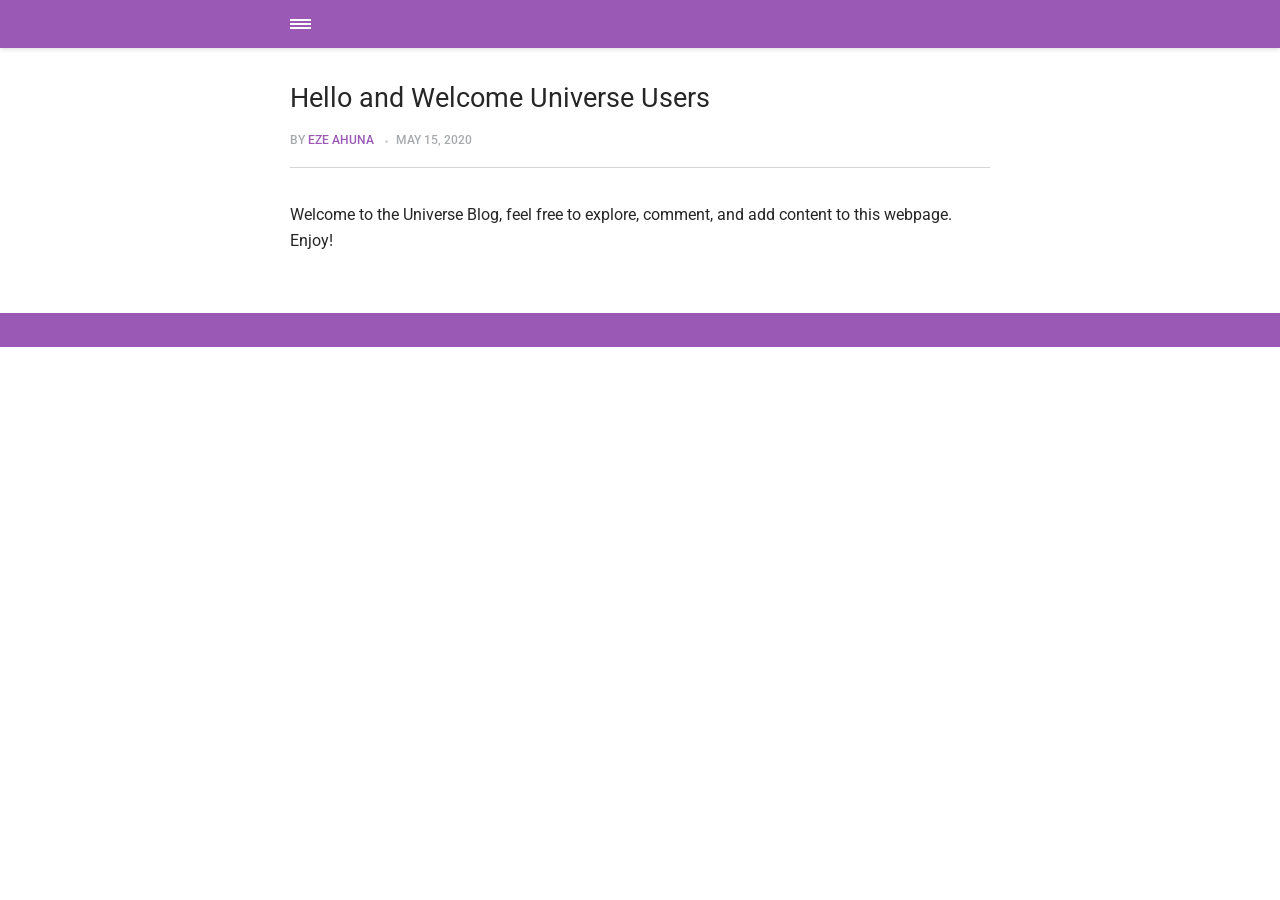
<file: amp/welcome-universe-users-2.html>
<!doctype html><html amp lang="en"><head><meta charset="utf-8"><title>Hello and Welcome Universe Users</title><meta name="description" content="%sitename"><link rel="canonical" href="https://universe-blog-usa.github.io/universe-blog/welcome-universe-users-2.html"><meta name="viewport" content="width=device-width,minimum-scale=1,initial-scale=1"><link href="https://fonts.googleapis.com/css?family=Roboto:400,700&display=swap" rel="stylesheet" type="text/css"><script async custom-element="amp-sidebar" src="https://cdn.ampproject.org/v0/amp-sidebar-0.1.js"></script><script async custom-element="amp-social-share" src="https://cdn.ampproject.org/v0/amp-social-share-0.1.js"></script><script async custom-element="amp-iframe" src="https://cdn.ampproject.org/v0/amp-iframe-0.1.js"></script><script async custom-element="amp-video" src="https://cdn.ampproject.org/v0/amp-video-0.1.js"></script><script type="application/ld+json">{"@context":"http://schema.org","@type":"Article","mainEntityOfPage":{"@type":"WebPage","@id":"https://universe-blog-usa.github.io/universe-blog/amp/welcome-universe-users-2.html"},"headline":"Hello and Welcome Universe Users","datePublished":"2020-05-15T03:46","dateModified":"2021-05-12T23:25","image":{"@type":"ImageObject","url":"https://universe-blog-usa.github.io/universe-blog/media/posts/6/sun_mountains_landscape.jpg","height":1200,"width":1600},"description":"Welcome to the Universe Blog, feel free to explore, comment, and add content to this webpage. Enjoy!","author":{"@type":"Person","name":"Eze Ahuna"},"publisher":{"@type":"Organization","name":"Eze Ahuna","logo":{"@type":"ImageObject","url":"https://universe-blog-usa.github.io/universe-blog/media/website/orbit_sm.png","height":false,"width":false}}}</script><style amp-custom>article,
aside,
footer,
header,
hgroup,
main,
nav,
section {
  display: block; }

*,
*:before,
*:after {
  -webkit-box-sizing: content-box;
  box-sizing: content-box;
  margin: 0;
  padding: 0; }

li {
  list-style: none; }

amp-img {
  max-width: 100%; }

button,
input,
select,
textarea {
  font: inherit; }

html {
  font-size: 1rem; }

body {
  background: #f1f1f1;
  color: #262626;
  font-family: -apple-system, BlinkMacSystemFont, "Segoe UI", Roboto, Oxygen-Sans, Ubuntu, Cantarell, "Helvetica Neue", sans-serif;
  line-height: 1.6; }

a {
  color:  #9B59B6;
  text-decoration: none;
  -webkit-transition: all 0.12s linear 0s;
  -o-transition: all 0.12s linear 0s;
  transition: all 0.12s linear 0s; }

a:hover {
  color: #262626;
  text-decoration: underline;
  -webkit-text-decoration-skip: ink;
  text-decoration-skip: ink; }

a:active {
  color: #262626; }

a:focus {
  outline: 2px dotted #9B59B6; }

figure,
blockquote,
p,
ul,
ol,
dl,
table,
hr,
fieldset {
  margin-top: 1.6rem; }

h1,
h2,
h3,
h4,
h5,
h6 {
  color: #262626;
  font-family: -apple-system, BlinkMacSystemFont, "Segoe UI", Roboto, Oxygen-Sans, Ubuntu, Cantarell, "Helvetica Neue", sans-serif;
  font-weight: 500;
  line-height: 1.2;
  margin-top: 2.13333rem; }

h1 {
  font-size: 1.67583rem;
  font-weight: normal; }

h2 {
  font-size: 1.4729rem; }

h3 {
  font-size: 1.29454rem; }

h4 {
  font-size: 1.13778rem; }

h5 {
  font-size: 1rem; }

h6 {
  font-size: 0.87891rem; }

h2 + p,
h3 + p,
h4 + p,
h5 + p,
h6 + p {
  margin-top: 0.8rem; }

b,
strong {
  font-weight: 600; }

blockquote {
  color: #6c7175;
  font-family: "Droid Serif", "Times", "Source Serif Pro", serif;
  font-style: italic;
  padding: 1.33333rem 0.53333rem 1.33333rem 3.2rem;
  position: relative; }
  blockquote:before {
    display: block;
    content: "\201C";
    font-size: 4.41226rem;
    position: absolute;
    left: 0;
    top: -12px;
    color: rgba(108, 113, 117, 0.5); }
  blockquote > :nth-child(1) {
    margin-top: 0; }

ul,
ol {
  margin-left: 2rem; }
  ul > li,
  ol > li {
    list-style: inherit;
    padding: 0 0 0.26667rem 0.26667rem; }

dl dt {
  color: #262626;
  font-weight: 600; }

code,
pre {
  background-color: #f1f1f1;
  font-family: monospace; }

pre {
  margin: 1.6rem 0 0;
  padding: 1.6rem;
  white-space: pre-wrap;
  word-wrap: break-word;
  overflow-x: auto; }
  pre > code {
    color: #262626;
    padding: 0; }

code {
  border-radius: 3px;
  color: #262626;
  padding: 0.26667rem 0.53333rem; }

table {
  border-collapse: collapse;
  border-spacing: 0;
  border: 1px solid #d4d4d4;
  width: 100%;
  overflow-x: auto;
  vertical-align: top;
  text-align: left;
  white-space: nowrap; }
  table th {
    font-weight: 500;
    padding: 0.53333rem 1.06667rem; }
  table tr {
    border-bottom: 1px solid #d4d4d4; }
    table tr:nth-child(2n) {
      background: #f1f1f1; }
  table td {
    padding: 0.53333rem 1.06667rem; }

figcaption {
  clear: both;
  color: rgba(108, 113, 117, 0.6);
  font-size: 0.82397rem;
  margin: 0.8rem 0 0;
  text-align: center; }

sub,
sup {
  font-size: 65%; }

hr {
  border: 0;
  height: 0;
  border-top: 1px solid rgba(0, 0, 0, 0.1);
  border-bottom: 1px solid rgba(255, 255, 255, 0.3); }

.btn, [type=button],
[type=submit],
button {
  background: #9B59B6;
  border: none;
  border-radius: 2px;
  color: #ffffff;
  cursor: pointer;
  display: inline-block;
  font-size: 0.87891rem;
  font-weight: 500;
  line-height: 1.9;
  padding: 0.53333rem 1.33333rem;
  text-align: center;
  text-decoration: none;
  -webkit-transition: all .15s ease;
  -o-transition: all .15s ease;
  transition: all .15s ease;
  width: auto; }
  .btn:hover, [type=button]:hover,
  [type=submit]:hover,
  button:hover {
    background: #262626;
    color: #ffffff; }
  .btn:focus, [type=button]:focus,
  [type=submit]:focus,
  button:focus {
    outline: none; }
  .btn-outline {
    border: 1px solid #ddd;
    background: #ffffff;
    border-radius: 3px;
    color: #262626; }

[type=button],
[type=submit],
button {
  text-transform: uppercase;
  -webkit-appearance: none;
  -moz-appearance: none; }

.navbar {
  background: #9B59B6;
  -webkit-box-shadow: 0 0 6px 0 rgba(0, 0, 0, 0.2);
  box-shadow: 0 0 6px 0 rgba(0, 0, 0, 0.2);
  line-height: 3;
  max-height: 4rem; }
  .navbar > div {
    -webkit-box-align: center;
    -ms-flex-align: center;
    align-items: center;
    display: -webkit-box;
    display: -ms-flexbox;
    display: flex;
    -webkit-box-pack: center;
    -ms-flex-pack: center;
    justify-content: center;
    text-align: left;
    max-width: 700px;
    margin: 0 auto; }
  .navbar a {
    color: #ffffff;
    text-decoration: none; }
  .navbar-sidebar-toggle {
    left: 0;
    position: relative;
    text-indent: -99999rem; }
    .navbar-sidebar-toggle:before {
      content: "";
      display: block;
      border-top: 0.375rem double #ffffff;
      border-bottom: 0.125rem solid #ffffff;
      height: 0.125rem;
      position: absolute;
      text-indent: 0;
      top: 50%;
      width: 1.3rem;
      -webkit-transform: translate(0px, -50%);
      -ms-transform: translate(0px, -50%);
      transform: translate(0px, -50%); }


.logo {
            background-image: url('https://universe-blog-usa.github.io/universe-blog/media/website/orbit_sm.png');
            background-size: auto 2rem;
            background-repeat: no-repeat;
            background-position: center center;
            display: inline-block;
  font-weight: 600;
  line-height: 1;
            margin: 0 auto;
            height: 2rem;
            text-indent: -9999px;
            width: 240px;vertical-align: middle;
        }
        .logo.logo-text {
            line-height: 2;
            text-align: center;
            text-indent: 0;
        }

amp-sidebar {
  background: #ffffff;
  width: 240px; }
  amp-sidebar > ul {
    margin: 0.8rem 0 0;
    padding: 0; }
    amp-sidebar > ul ul {
      border-left: 1px solid #d4d4d4;
      margin: 0.53333rem 0 0; }
    amp-sidebar > ul li {
      color: #262626;
      font-size: 0.9375rem;
      font-weight: 600;
      list-style: none;
      line-height: 1.4;
      padding: 0.42667rem 1.06667rem; }
      amp-sidebar > ul li li {
        font-weight: normal;
        padding: 0.26667rem 0 0.26667rem 1.06667rem; }
    amp-sidebar > ul a,
    amp-sidebar > ul a:visited {
      color: #262626; }

.bg-white {
  background: #ffffff; }

.wrap-page {
  max-width: 700px;
  margin: 0 auto; }

@media all and (max-width: 43.6875em) {
  .wrap-inner {
    padding: 0 6%; } }

.page-title {
  background: #ffffff;
  -webkit-box-shadow: 0 2px 3px rgba(38, 38, 38, 0.1);
  box-shadow: 0 2px 3px rgba(38, 38, 38, 0.1);
  margin-bottom: 0.8rem;
  padding: 1.6rem 6%; }
  .page-title > h1 {
    margin: 0;
    font-size: 1.29454rem; }
  .page-title > p {
    font-size: 0.87891rem;
    color: #6c7175;
    line-height: 1.3;
    margin: 0.26667rem 0 0; }
  .page-title-author {
    border-radius: 50%;
    float: left;
    height: 2.5rem;
    width: 2.5rem; }
    .page-title-author + h1 {
      margin-left: 3.5rem; }
      .page-title-author + h1 + p {
        margin-left: 3.5rem; }

.card {
  background: #ffffff;
  -webkit-box-shadow: 0 2px 3px rgba(38, 38, 38, 0.1);
  box-shadow: 0 2px 3px rgba(38, 38, 38, 0.1);
  margin-bottom: 0.8rem;
  padding-bottom: 1.06667rem; }

  .card-meta {
    border-top: 1px solid #d4d4d4;
    color: rgba(108, 113, 117, 0.6);
    font-size: 0.7242rem;
    font-weight: 500;
    margin-top: 1.06667rem;
    padding-top: 1.06667rem;
    text-transform: uppercase; }
    .card-meta a + time:before {
      content: "";
      background: #d4d4d4;
      display: inline-block;
      height: 3px;
      margin: 0 8px;
      width: 3px;
      vertical-align: middle;
      border-radius: 50%; }
  .card-text {
    font-size: 0.9375rem;
    overflow: hidden;
    padding: 0 6%; }
    .card-text h2 {
      font-size: 1.13778rem; }

.post {
  margin-bottom: 2.13333rem; }
  .post-featured-image {
    margin-top: 0;
    position: relative; }
    .post-featured-image > figcaption {
      background: rgba(0, 0, 0, 0.5);
      border-radius: 3px;
      color: #ffffff;
      position: absolute;
      bottom: 0.8rem;
      padding: 0 0.26667rem;
      right: 6%; }
  .post-header {
    margin-bottom: 2.13333rem; }
  .post-meta {
    border-bottom: 1px solid #d4d4d4;
    color: rgba(108, 113, 117, 0.6);
    font-size: 0.7242rem;
    font-weight: 500;
    margin-top: 1.06667rem;
    padding-bottom: 1.06667rem;
    text-transform: uppercase; }
    .post-meta a + time:before {
      content: "";
      background: #d4d4d4;
      display: inline-block;
      height: 3px;
      margin: 0 8px;
      width: 3px;
      vertical-align: middle;
      border-radius: 50%; }
  .post-tag {
    margin: 0; }
    .post-tag > li {
      display: inline-block;
      padding: 0; }
      .post-tag > li a {
        background: #f1f1f1;
        border-radius: 2px;
        color: #6c7175;
        font-size: 0.77248rem;
        display: inline-block;
        margin: 0 0.26667rem 0.26667rem 0;
        padding: 0.26667rem 0.53333rem; }
        .post-tag > li a:hover {
          background: #9B59B6;
          color: #ffffff;
          text-decoration: none; }
  .post-share {
    display: -webkit-box;
    display: -ms-flexbox;
    display: flex;
    -webkit-box-orient: horizontal;
    -webkit-box-direction: normal;
    -ms-flex-direction: row;
    flex-direction: row;
    -webkit-box-pack: justify;
    -ms-flex-pack: justify;
    justify-content: space-between;
    margin-top: 1.6rem;
    width: 100%; }
    .post-share amp-social-share {
      -webkit-box-flex: 1;
      -ms-flex: 1 0 auto;
      flex: 1 0 auto;
      background-size: 24px; }
  .post-scroll {
    color: #ffffff;
    background: #9B59B6;
    bottom: 10px;
    border-radius: 50%;
    border: none;
    -webkit-box-shadow: 0 1px 1.5px 0 rgba(38, 38, 38, 0.12), 0 1px 1px 0 rgba(38, 38, 38, 0.24);
    box-shadow: 0 1px 1.5px 0 rgba(38, 38, 38, 0.12), 0 1px 1px 0 rgba(38, 38, 38, 0.24);
    font-size: 1.13778rem;
    height: 46px;
    opacity: 0;
    outline: none;
    position: fixed;
    padding: 0;
    right: 4%;
    visibility: hidden;
    width: 46px;
    z-index: 9999; }
    .post-scroll-marker {
      height: 0px;
      position: absolute;
      top: 100px;
      width: 0px; }
        .post-pagination {
    background: #f1f1f1;
    -webkit-box-shadow: inset 0 2px 3px rgba(38, 38, 38, 0.1);
    box-shadow: inset 0 2px 3px rgba(38, 38, 38, 0.1);
    border-top: 1px solid #d4d4d4;
    padding: 1.06667rem 0; }
    .post-pagination > div {
      line-height: 1.2;
      padding: 0.53333rem 1.06667rem;
      text-align: center; }
      .post-pagination > div span {
        display: block;
        color: #6c7175;
        font-size: 0.7242rem;
        font-weight: 500;
        margin-bottom: 0.26667rem;
        text-transform: uppercase; }
    .post-pagination-prev a:before {
      content: "\2190";
      margin-right: 0.26667rem; }
    .post-pagination-next a:after {
      content: "\2192";
      margin-left: 0.26667rem; }

aside {
  margin: 1.6rem 0 0; }

.align-left {
  text-align: left; }

.align-right {
  text-align: right; }

.align-center {
  text-align: center; }

.align-justify {
  text-align: justify; }

.msg {
  border-left: 2px solid transparent;
  padding: 1.06667rem 1.06667rem; }
  .msg--highlight {
    background-color: #fff8e6;
    border-color: #e2ac4f; }
  .msg--info {
    background: rgba(45, 97, 201, 0.03);
    border-color: #9B59B6; }
  .msg--success {
    background: #f7fbf6;
    border-color: #5ab44b; }
  .msg--warning {
    background: #fff3f3;
    border-color: #c06367;
    color: #a94442; }

.dropcap:first-letter {
  float: left;
  font-family: -apple-system, BlinkMacSystemFont, "Segoe UI", Roboto, Oxygen-Sans, Ubuntu, Cantarell, "Helvetica Neue", sans-serif;
  font-size: 2.16943rem;
  line-height: 0.7;
  margin-right: 0.53333rem;
  padding: 0.53333rem 0.53333rem 0.53333rem 0; }

.pagination {
  display: -webkit-box;
  display: -ms-flexbox;
  display: flex;
  -webkit-box-pack: justify;
  -ms-flex-pack: justify;
  justify-content: space-between;
  margin: 0.8rem 0; }
  .pagination > a {
    padding-left: 0;
    padding-right: 0;
    width: 49%; }
  .pagination-right {
    margin-left: auto; }

.bottom {
  background: #9B59B6;
  color: #ffffff;
  padding: 1.06667rem 4%;
  text-align: center; }</style><style amp-boilerplate>body{-webkit-animation:-amp-start 8s steps(1,end) 0s 1 normal both;-moz-animation:-amp-start 8s steps(1,end) 0s 1 normal both;-ms-animation:-amp-start 8s steps(1,end) 0s 1 normal both;animation:-amp-start 8s steps(1,end) 0s 1 normal both}@-webkit-keyframes -amp-start{from{visibility:hidden}to{visibility:visible}}@-moz-keyframes -amp-start{from{visibility:hidden}to{visibility:visible}}@-ms-keyframes -amp-start{from{visibility:hidden}to{visibility:visible}}@-o-keyframes -amp-start{from{visibility:hidden}to{visibility:visible}}@keyframes -amp-start{from{visibility:hidden}to{visibility:visible}}</style><noscript><style amp-boilerplate>body{-webkit-animation:none;-moz-animation:none;-ms-animation:none;animation:none}</style></noscript><script async src="https://cdn.ampproject.org/v0.js"></script><script custom-element="amp-animation" src="https://cdn.ampproject.org/v0/amp-animation-0.1.js" async></script><script custom-element="amp-position-observer" src="https://cdn.ampproject.org/v0/amp-position-observer-0.1.js" async></script></head><body class="bg-white"><nav class="navbar wrap-inner" id="top"><div><a on="tap:navbar-sidebar.toggle" class="navbar-sidebar-toggle" title="Menu">Menu</a> <a class="logo" href="https://universe-blog-usa.github.io/universe-blog/amp/">Universe Blog</a></div></nav><main class="wrap-page"><article class="post"><figure class="post-featured-image"><amp-img src="https://universe-blog-usa.github.io/universe-blog/media/posts/6/sun_mountains_landscape.jpg" alt="" srcset="https://universe-blog-usa.github.io/universe-blog/media/posts/6/responsive/sun_mountains_landscape-xs.jpg 300w ,https://universe-blog-usa.github.io/universe-blog/media/posts/6/responsive/sun_mountains_landscape-sm.jpg 480w ,https://universe-blog-usa.github.io/universe-blog/media/posts/6/responsive/sun_mountains_landscape-md.jpg 768w" sizes="(max-width: 768px) 100vw, 768px" height="1200" layout="responsive" width="1600"></amp-img></figure><div class="wrap-inner"><header class="post-header"><h1>Hello and Welcome Universe Users</h1><p class="post-meta">By <a href="https://universe-blog-usa.github.io/universe-blog/amp/authors/eze-ahuna/" rel="nofollow" title="Eze Ahuna">Eze Ahuna</a> <time datetime="2020-05-15T03:46">May 15, 2020</time></p></header>Welcome to the Universe Blog, feel free to explore, comment, and add content to this webpage. Enjoy!<aside><div class="post-share"><amp-social-share type="system" width="40" height="40" data-param-text="Hello and Welcome Universe Users"></amp-social-share></div></aside></div></article></main><amp-animation id="showAnim" layout="nodisplay"><script type="application/json">{
                    "duration": "200ms",
                    "fill": "both",
                    "iterations": "1",
                    "direction": "alternate",
                    "animations": [{
                        "selector": ".post-scroll",
                        "keyframes": [{
                            "opacity": "1",
                            "visibility": "visible",
                            "transform": "scale(1)"
                        }]
                    }]
                }</script></amp-animation><amp-animation id="hideAnim" layout="nodisplay"><script type="application/json">{
                    "duration": "200ms",
                    "fill": "both",
                    "iterations": "1",
                    "direction": "alternate",
                    "animations": [{
                        "selector": ".post-scroll",
                        "keyframes": [{
                            "opacity": "0",
                            "visibility": "hidden",
                            "transform": "scale(0.1)"
                        }]
                    }]
                }</script></amp-animation><div class="post-scroll-marker"><amp-position-observer on="enter:hideAnim.start; exit:showAnim.start" layout="nodisplay"></amp-position-observer></div><button class="post-scroll" on="tap:top.scrollTo(duration=200)">&#8593;</button><footer class="bottom"></footer><amp-sidebar id="navbar-sidebar" layout="nodisplay"><ul></ul></amp-sidebar></body></html>
</file>
